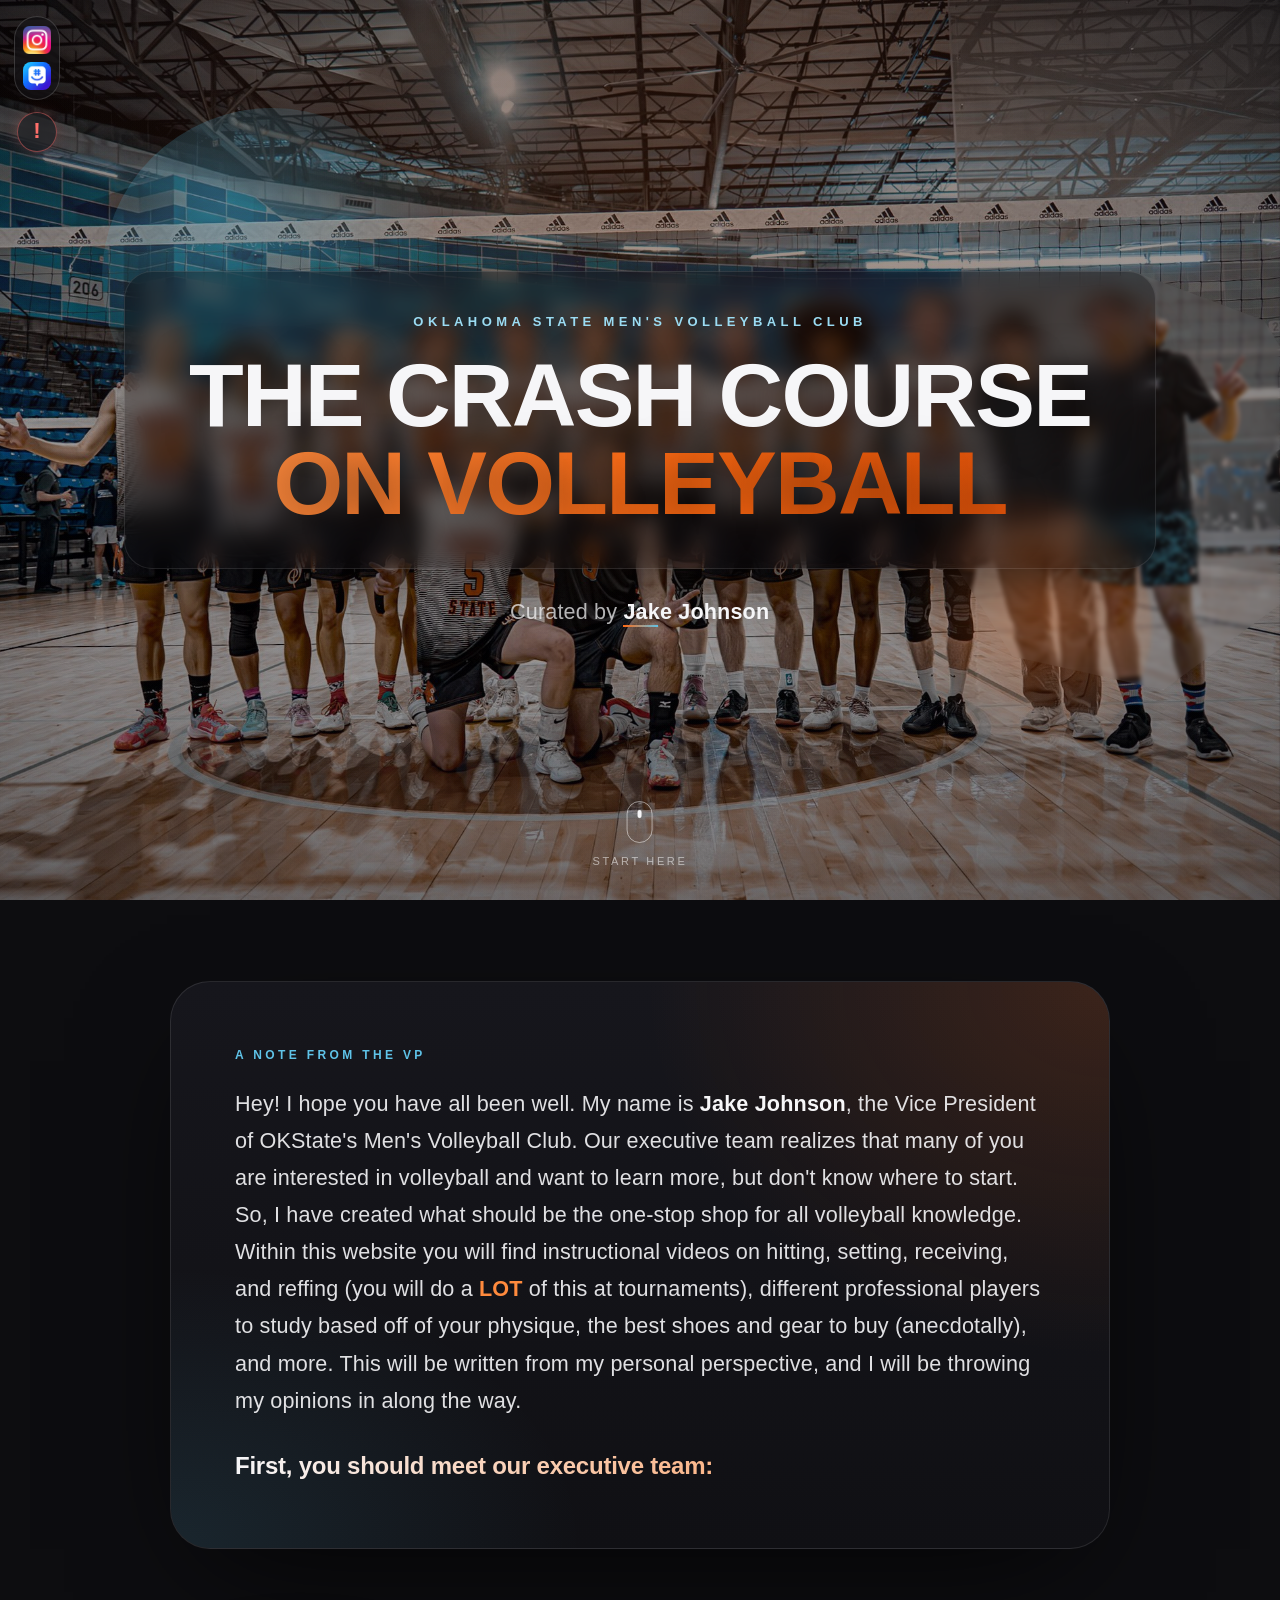
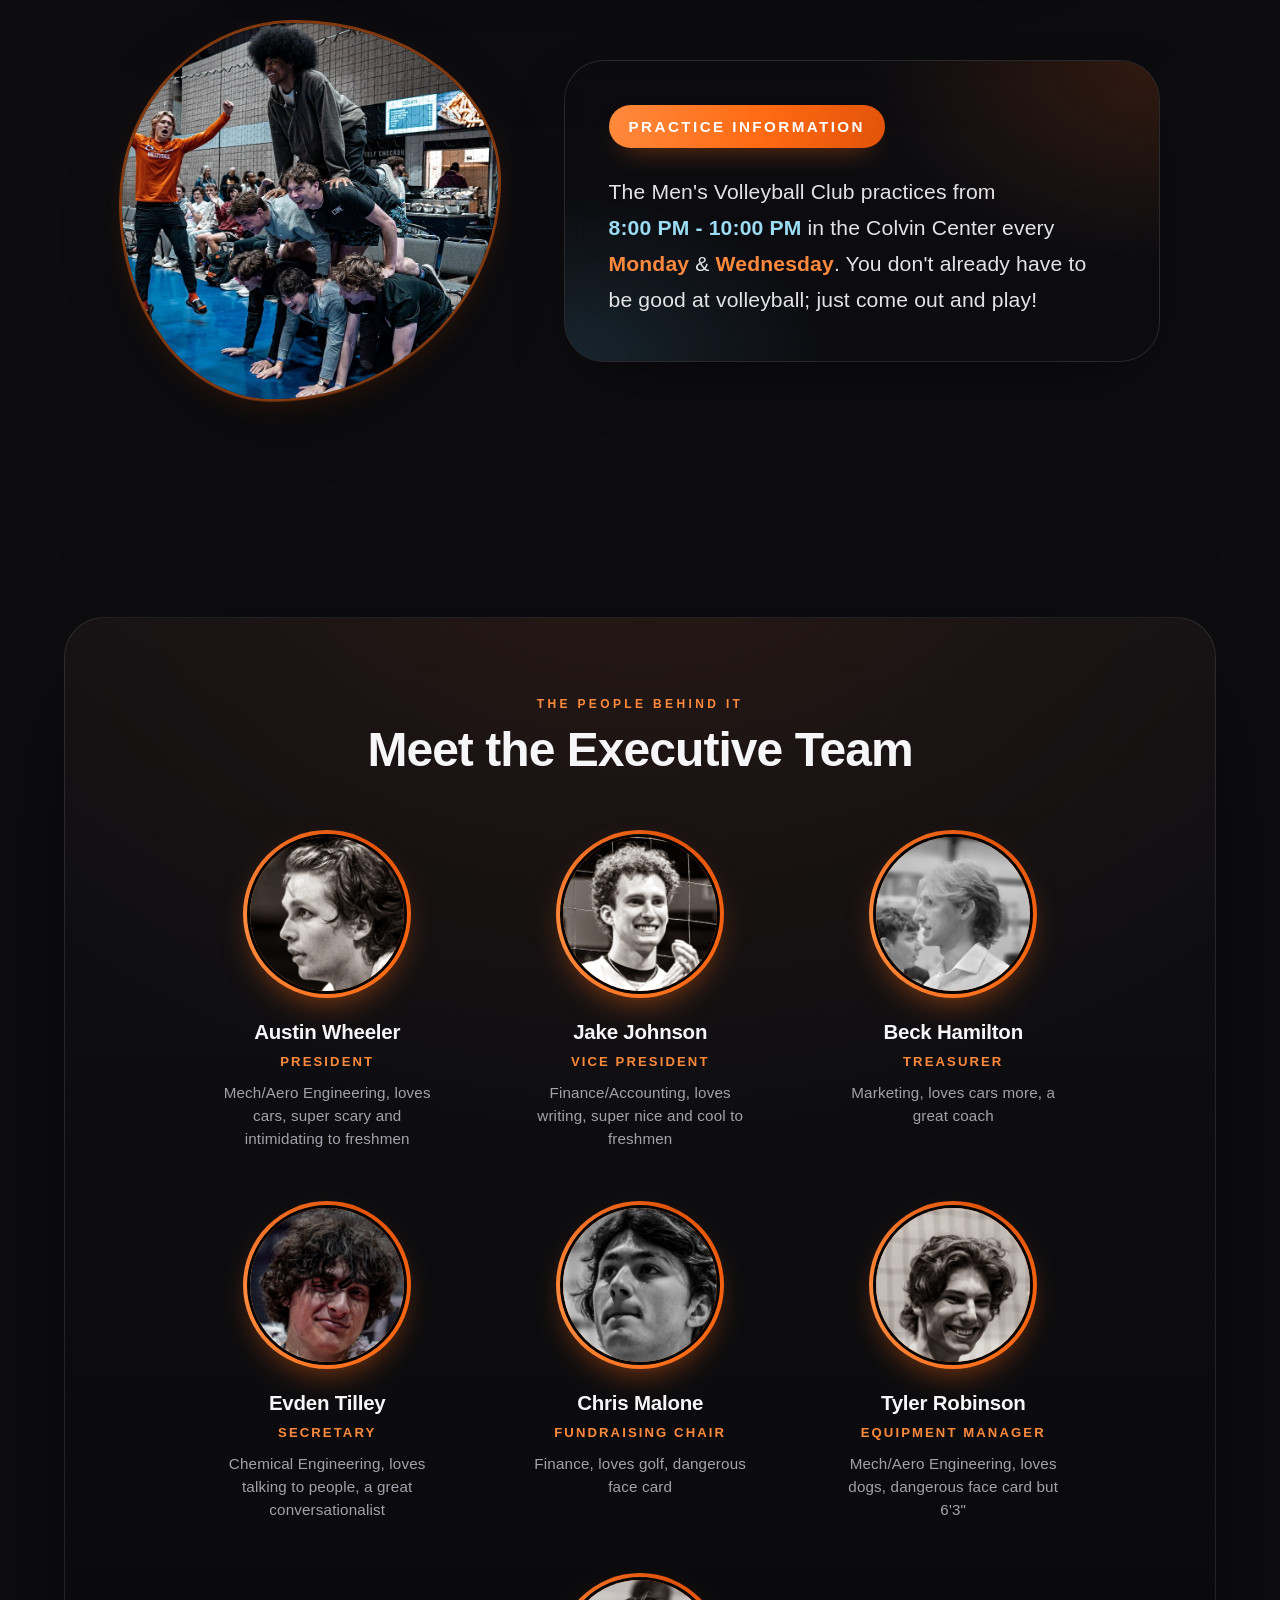
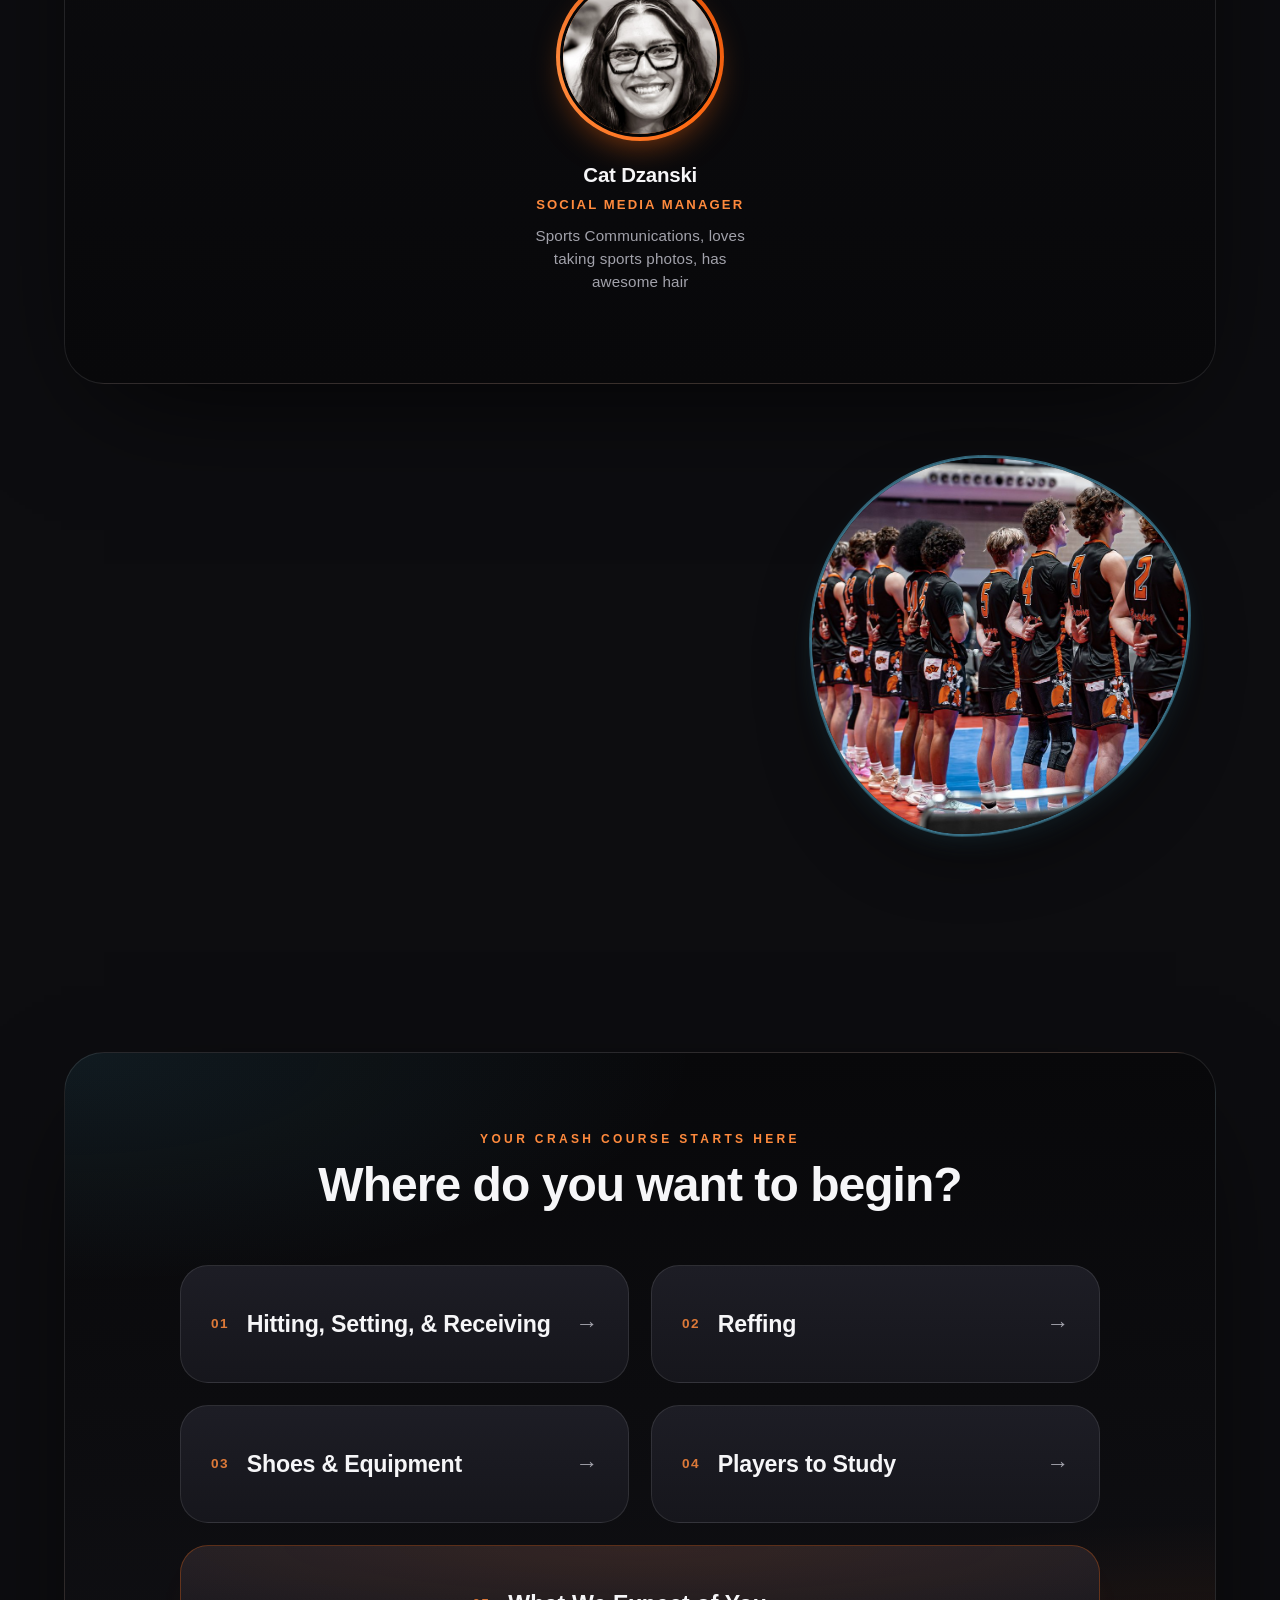
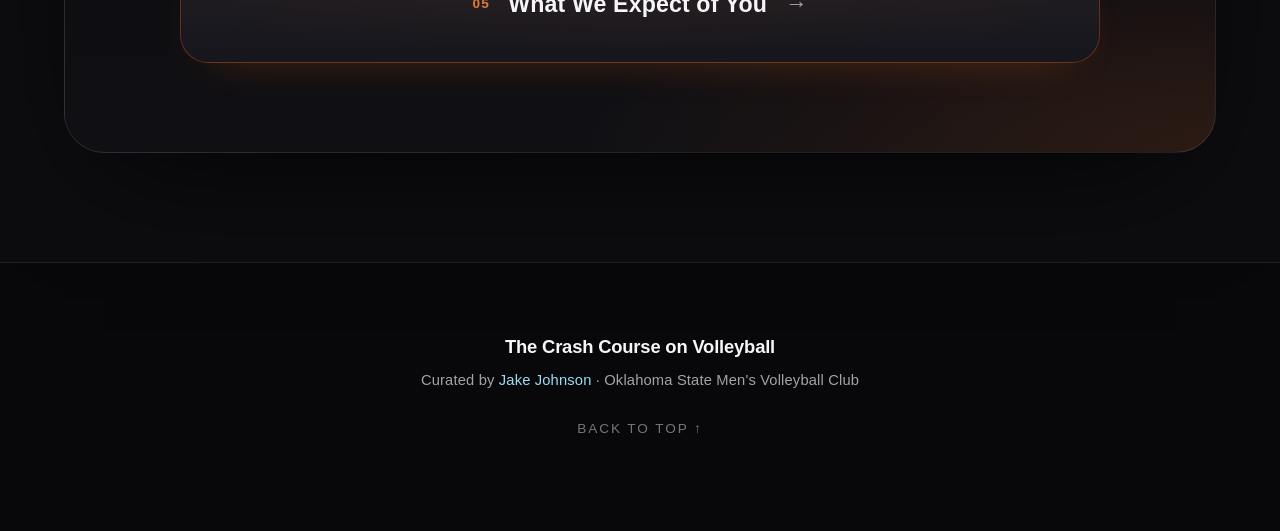
<file: index.html>
<!DOCTYPE html>
<html lang="en">
<head>
  <meta charset="UTF-8" />
  <meta name="viewport" content="width=device-width, initial-scale=1.0" />
  <script>document.documentElement.classList.add("js");</script>
  <title>The Crash Course on Volleyball</title>
  <meta name="description" content="A one-stop crash course on volleyball — curated by Jake Johnson for the Oklahoma State Men's Volleyball Club." />
  <meta name="theme-color" content="#ff6a13" />
  <link rel="icon" href="assets/favicon.svg" type="image/svg+xml" />
  <!-- Social share preview. og:image is a relative path (best-effort until a live
       domain is set — then swap to an absolute https:// URL for older scrapers). -->
  <meta property="og:type" content="website" />
  <meta property="og:site_name" content="The Crash Course on Volleyball" />
  <meta property="og:title" content="The Crash Course on Volleyball" />
  <meta property="og:description" content="A one-stop crash course on volleyball — go from knowing nothing to knowledgeable. Curated by the Oklahoma State Men's Volleyball Club." />
  <meta property="og:image" content="assets/img/hero.jpg" />
  <meta name="twitter:card" content="summary_large_image" />
  <meta name="twitter:title" content="The Crash Course on Volleyball" />
  <meta name="twitter:description" content="A one-stop crash course on volleyball — go from knowing nothing to knowledgeable. Curated by the Oklahoma State Men's Volleyball Club." />
  <meta name="twitter:image" content="assets/img/hero.jpg" />
  <link rel="stylesheet" href="css/styles.css" />
</head>
<body>

  <!-- fixed social dock: Instagram + GroupMe logos only (no text) -->
  <aside class="social-dock" aria-label="Follow the club">
    <a class="social-dock__link" href="https://www.instagram.com/osumensvolleyball/" target="_blank" rel="noopener noreferrer" aria-label="Instagram — @osumensvolleyball">
      <img src="assets/ig.png" alt="Instagram" width="28" height="28" />
    </a>
    <a class="social-dock__link" href="https://groupme.com/join_group/116106725/0ItmR3ZP" target="_blank" rel="noopener noreferrer" aria-label="GroupMe — join the group">
      <img class="social-dock__logo--gm" src="assets/groupme.png" alt="GroupMe" width="28" height="28" />
    </a>
  </aside>

  <!-- fixed info dock: club sign-up + dues (top-left, stacked below the social dock) -->
  <aside class="info-dock" aria-label="Club sign-up and dues">
    <button class="info-dock__toggle" type="button" aria-expanded="false" aria-label="Register for the club and pay dues">
      <span class="info-dock__mark" aria-hidden="true">!</span>
    </button>
    <div class="info-dock__panel" role="group" aria-label="Club actions">
      <a class="info-dock__card" href="https://okstate.dserec.com/online/clubsports" target="_blank" rel="noopener noreferrer">
        <span class="info-dock__card-title">REGISTER FOR CLUB HERE</span>
        <span class="info-dock__rule" aria-hidden="true"></span>
      </a>
      <a class="info-dock__card" href="https://secure.touchnet.com/C20271_ustores/web/store_main.jsp?STOREID=162" target="_blank" rel="noopener noreferrer">
        <span class="info-dock__card-title">PAY CLUB DUES HERE</span>
        <span class="info-dock__rule" aria-hidden="true"></span>
      </a>
    </div>
  </aside>

  <!-- ============================ HERO ============================ -->
  <header class="hero" id="top">
    <div class="hero__scrim" aria-hidden="true"></div>

    <!-- decorative overlay shapes -->
    <div class="shape shape--circle shape--a" aria-hidden="true"></div>
    <div class="shape shape--circle shape--b" aria-hidden="true"></div>
    <div class="shape shape--poly shape--c" aria-hidden="true"></div>

    <div class="hero__inner">
      <div class="hero__plate reveal">
        <p class="hero__eyebrow">Oklahoma State Men's Volleyball Club</p>
        <h1 class="hero__title">THE&nbsp;CRASH&nbsp;COURSE<br /><span class="hero__title-accent">ON VOLLEYBALL</span></h1>
      </div>
      <p class="hero__byline reveal">
        Curated by
        <a class="hero__byline-link" href="https://www.linkedin.com/in/jake-johnson12/" target="_blank" rel="noopener noreferrer">Jake&nbsp;Johnson</a>
      </p>
    </div>

    <a class="hero__scroll" href="#welcome" aria-label="Scroll to start">
      <span class="hero__scroll-dot"></span>
      <span class="hero__scroll-label">Start here</span>
    </a>
  </header>

  <main>
    <!-- ============================ WELCOME ============================ -->
    <section class="section section--welcome" id="welcome">
      <article class="welcome-card reveal reveal--rise">
        <div class="welcome-card__glow" aria-hidden="true"></div>
        <p class="welcome-card__kicker">A note from the VP</p>
        <p class="welcome-card__body">
          Hey! I hope you have all been well. My name is <strong>Jake Johnson</strong>, the Vice President
          of OKState's Men's Volleyball Club. Our executive team realizes that many of you are interested in
          volleyball and want to learn more, but don't know where to start. So, I have created what should be
          the one-stop shop for all volleyball knowledge. Within this website you will find instructional
          videos on hitting, setting, receiving, and reffing (you will do a <em>LOT</em> of this at
          tournaments), different professional players to study based off of your physique, the best shoes
          and gear to buy (anecdotally), and more. This will be written from my personal perspective, and I
          will be throwing my opinions in along the way.
        </p>
        <p class="welcome-card__cta-line">First, you should meet our executive team:</p>
      </article>

      <!-- rough-polygon photo blob #1 + Practice Information graphic, side by side -->
      <div class="feature-row">
        <figure class="blob blob--left reveal" aria-label="The team building a pyramid">
          <div class="blob__frame">
            <img src="assets/img/pyramid.jpg" alt="Oklahoma State Men's Volleyball Club members stacked in a human pyramid" loading="lazy" />
          </div>
        </figure>

        <aside class="practice reveal reveal--rise" aria-label="Practice information">
          <span class="practice__badge">Practice Information</span>
          <p class="practice__body">
            The Men's Volleyball Club practices from
            <span class="practice__hl practice__hl--time">8:00&nbsp;PM&nbsp;-&nbsp;10:00&nbsp;PM</span>
            in the Colvin Center every
            <span class="practice__hl practice__hl--day">Monday</span> &amp;
            <span class="practice__hl practice__hl--day">Wednesday</span>.
            You don't already have to be good at volleyball; just come out and play!
          </p>
        </aside>
      </div>
    </section>

    <!-- ============================ EXEC TEAM ============================ -->
    <section class="section section--team" id="team">
      <div class="team-panel reveal reveal--rise">
        <header class="team-panel__head">
          <p class="section-kicker">The people behind it</p>
          <h2 class="section-title">Meet the Executive Team</h2>
        </header>

        <ul class="roster" role="list">
          <!-- Row 1 -->
          <li class="officer reveal">
            <a class="officer__ring" href="https://www.instagram.com/austin.w.19/" target="_blank" rel="noopener noreferrer" aria-label="Austin Wheeler on Instagram"><img src="assets/img/austin-wheeler.jpg" alt="Austin Wheeler" loading="lazy" /></a>
            <h3 class="officer__name">Austin Wheeler</h3>
            <p class="officer__role">President</p>
            <p class="officer__bio">Mech/Aero Engineering, loves cars, super scary and intimidating to freshmen</p>
          </li>
          <li class="officer reveal">
            <a class="officer__ring" href="https://www.instagram.com/jake_johnson48/" target="_blank" rel="noopener noreferrer" aria-label="Jake Johnson on Instagram"><img src="assets/img/jake-johnson.jpg" alt="Jake Johnson" loading="lazy" /></a>
            <h3 class="officer__name">Jake Johnson</h3>
            <p class="officer__role">Vice President</p>
            <p class="officer__bio">Finance/Accounting, loves writing, super nice and cool to freshmen</p>
          </li>
          <li class="officer reveal">
            <a class="officer__ring" href="https://www.instagram.com/thisbeckham/" target="_blank" rel="noopener noreferrer" aria-label="Beck Hamilton on Instagram"><img src="assets/img/beck-hamilton.jpg" alt="Beck Hamilton" loading="lazy" /></a>
            <h3 class="officer__name">Beck Hamilton</h3>
            <p class="officer__role">Treasurer</p>
            <p class="officer__bio">Marketing, loves cars more, a great coach</p>
          </li>
          <!-- Row 2 -->
          <li class="officer reveal">
            <a class="officer__ring" href="https://www.instagram.com/udontibby/" target="_blank" rel="noopener noreferrer" aria-label="Evden Tilley on Instagram"><img src="assets/img/evden-tilley.jpg" alt="Evden Tilley" loading="lazy" /></a>
            <h3 class="officer__name">Evden Tilley</h3>
            <p class="officer__role">Secretary</p>
            <p class="officer__bio">Chemical Engineering, loves talking to people, a great conversationalist</p>
          </li>
          <li class="officer reveal">
            <a class="officer__ring" href="https://www.instagram.com/christopher_m1229/" target="_blank" rel="noopener noreferrer" aria-label="Chris Malone on Instagram"><img src="assets/img/chris-malone.jpg" alt="Chris Malone" loading="lazy" /></a>
            <h3 class="officer__name">Chris Malone</h3>
            <p class="officer__role">Fundraising Chair</p>
            <p class="officer__bio">Finance, loves golf, dangerous face card</p>
          </li>
          <li class="officer reveal">
            <a class="officer__ring" href="https://www.instagram.com/firefoxtydude/" target="_blank" rel="noopener noreferrer" aria-label="Tyler Robinson on Instagram"><img src="assets/img/tyler-robinson.jpg" alt="Tyler Robinson" loading="lazy" /></a>
            <h3 class="officer__name">Tyler Robinson</h3>
            <p class="officer__role">Equipment Manager</p>
            <p class="officer__bio">Mech/Aero Engineering, loves dogs, dangerous face card but 6'3"</p>
          </li>
          <!-- Row 3 (centered) -->
          <li class="officer officer--solo reveal">
            <a class="officer__ring" href="https://www.dzanskivisuals.com/" target="_blank" rel="noopener noreferrer" aria-label="Cat Dzanski — Dzanski Visuals"><img src="assets/img/cat-dzanski.jpg" alt="Cat Dzanski" loading="lazy" /></a>
            <h3 class="officer__name">Cat Dzanski</h3>
            <p class="officer__role">Social Media Manager</p>
            <p class="officer__bio">Sports Communications, loves taking sports photos, has awesome hair</p>
          </li>
        </ul>
      </div>

      <!-- rough-polygon photo blob #2 -->
      <figure class="blob blob--right reveal" aria-label="The team during the national anthem">
        <div class="blob__frame">
          <img src="assets/img/anthem.jpg" alt="Oklahoma State Men's Volleyball Club standing for the national anthem" loading="lazy" />
        </div>
      </figure>
    </section>

    <!-- ============================ PORTAL ============================ -->
    <section class="section section--portal" id="explore">
      <div class="portal-panel reveal reveal--rise">
        <header class="portal-panel__head">
          <p class="section-kicker">Your crash course starts here</p>
          <h2 class="section-title">Where do you want to begin?</h2>
        </header>

        <nav class="portal-grid" aria-label="Course sections">
          <a class="portal-card reveal" href="hitting-setting-receiving.html">
            <span class="portal-card__num">01</span>
            <span class="portal-card__title">Hitting, Setting, &amp; Receiving</span>
            <span class="portal-card__arrow" aria-hidden="true">→</span>
          </a>
          <a class="portal-card reveal" href="reffing.html">
            <span class="portal-card__num">02</span>
            <span class="portal-card__title">Reffing</span>
            <span class="portal-card__arrow" aria-hidden="true">→</span>
          </a>
          <a class="portal-card reveal" href="shoes.html">
            <span class="portal-card__num">03</span>
            <span class="portal-card__title">Shoes &amp; Equipment</span>
            <span class="portal-card__arrow" aria-hidden="true">→</span>
          </a>
          <a class="portal-card reveal" href="players.html">
            <span class="portal-card__num">04</span>
            <span class="portal-card__title">Players to Study</span>
            <span class="portal-card__arrow" aria-hidden="true">→</span>
          </a>
          <a class="portal-card portal-card--wide portal-card--invite reveal" href="what-we-expect.html">
            <span class="portal-card__num">05</span>
            <span class="portal-card__title">What We Expect of You</span>
            <span class="portal-card__arrow" aria-hidden="true">→</span>
          </a>
        </nav>
      </div>
    </section>
  </main>

  <!-- ============================ FOOTER ============================ -->
  <footer class="footer">
    <p class="footer__line">The Crash Course on Volleyball</p>
    <p class="footer__sub">Curated by
      <a href="https://www.linkedin.com/in/jake-johnson12/" target="_blank" rel="noopener noreferrer">Jake Johnson</a>
      · Oklahoma State Men's Volleyball Club
    </p>
    <a class="footer__top" href="#top">Back to top ↑</a>
  </footer>

  <script src="js/main.js" defer></script>
</body>
</html>
</file>
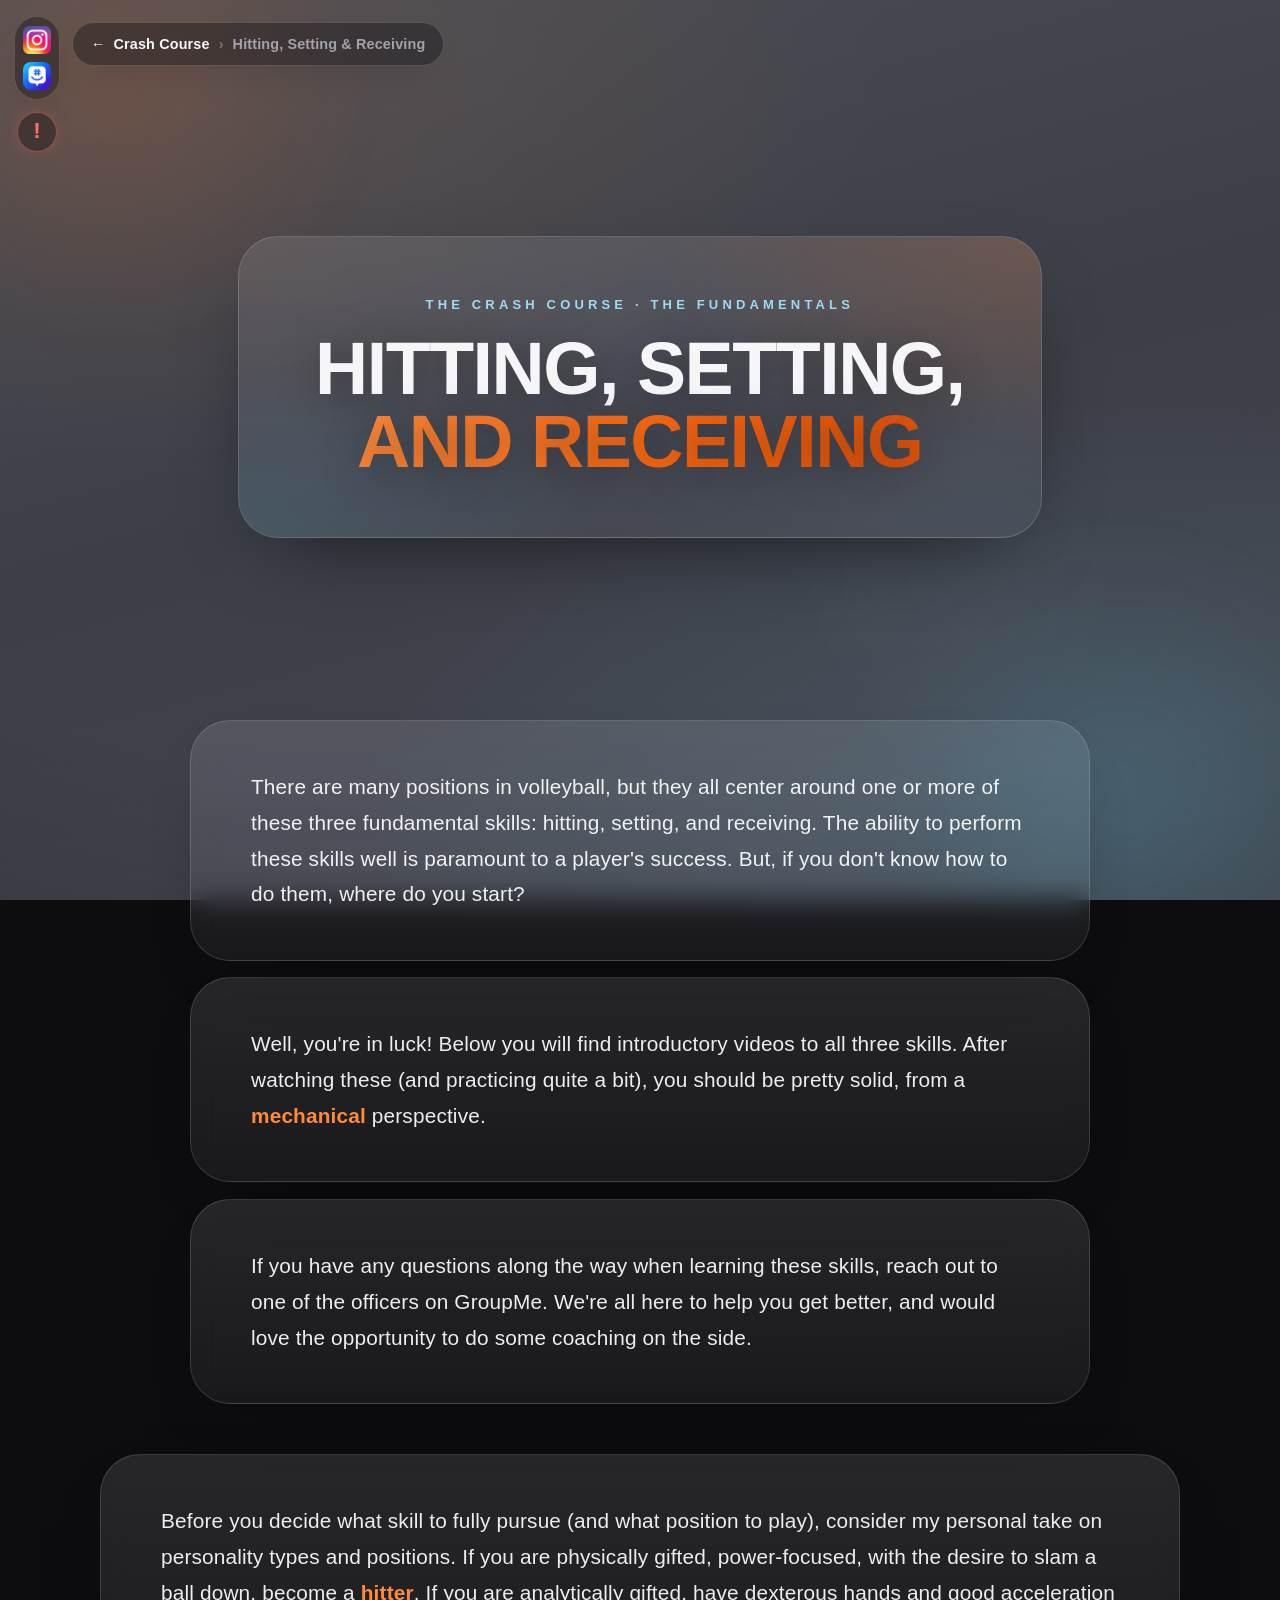
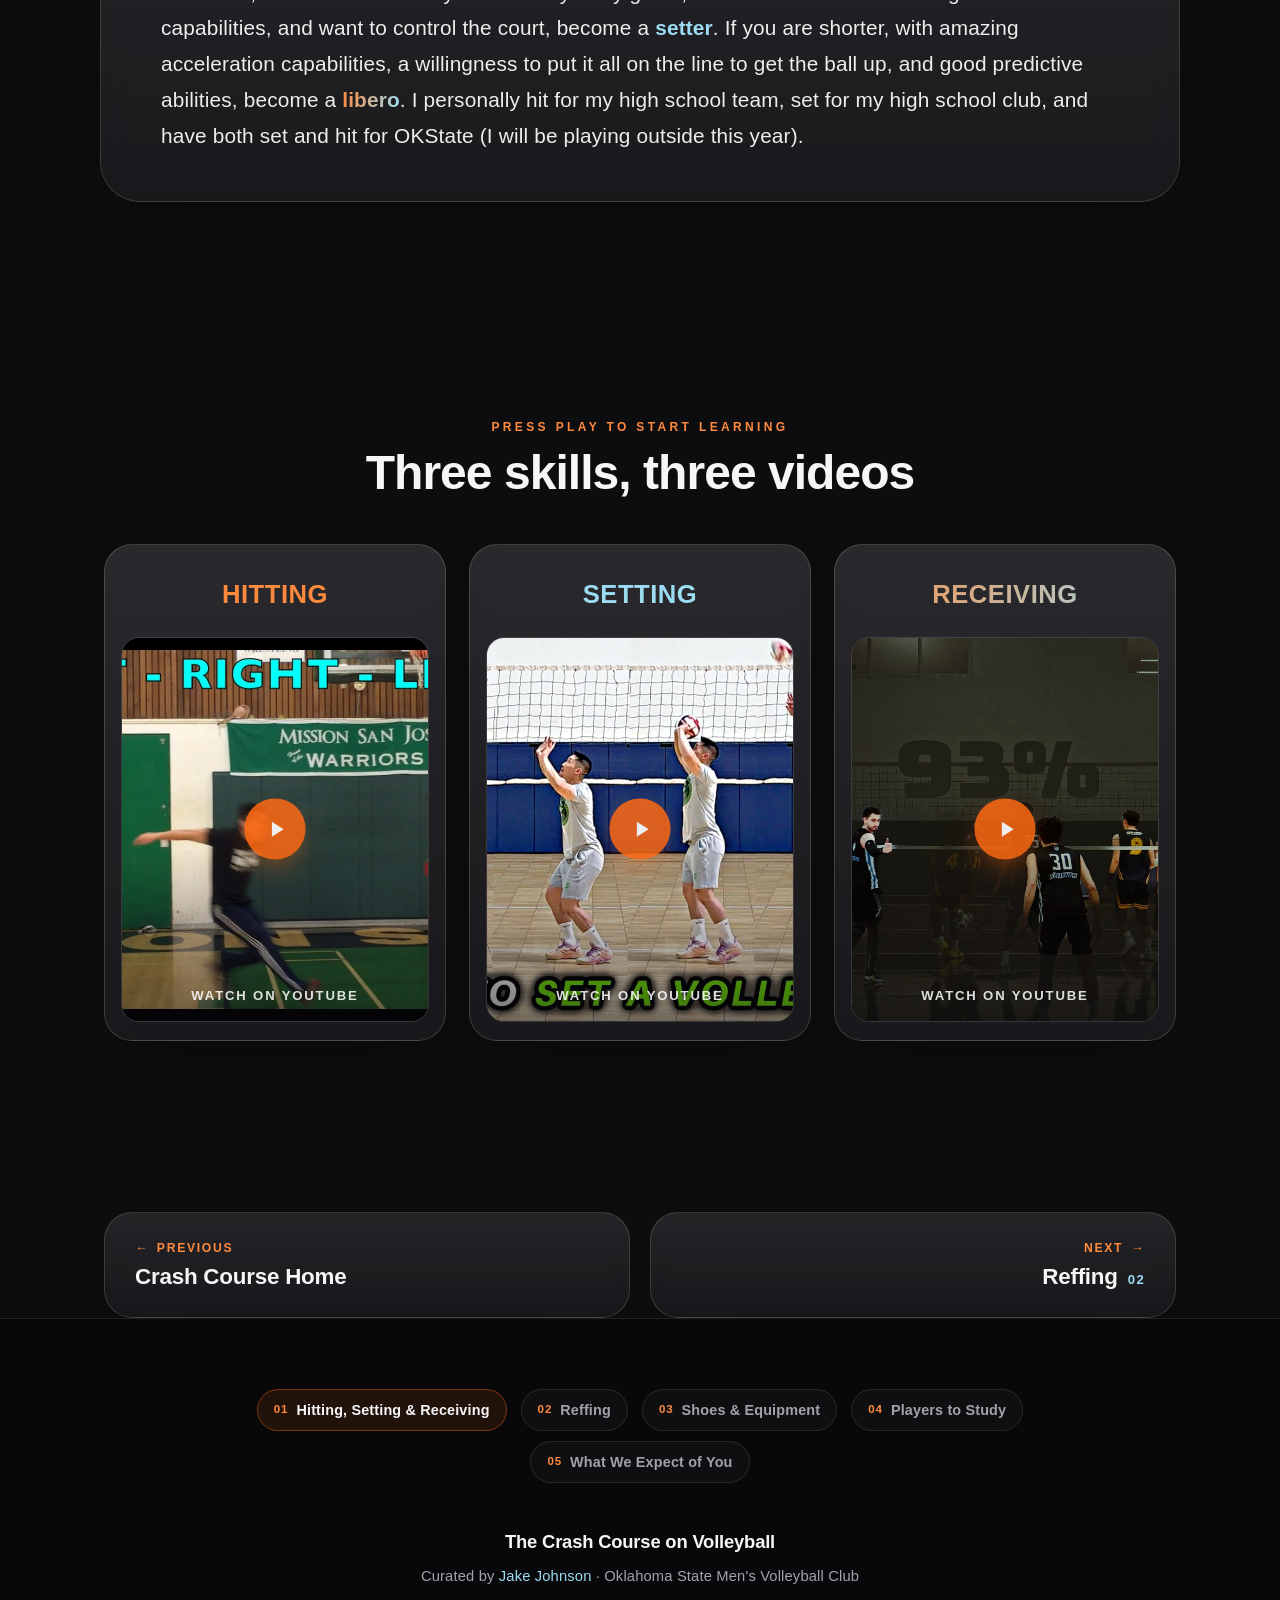
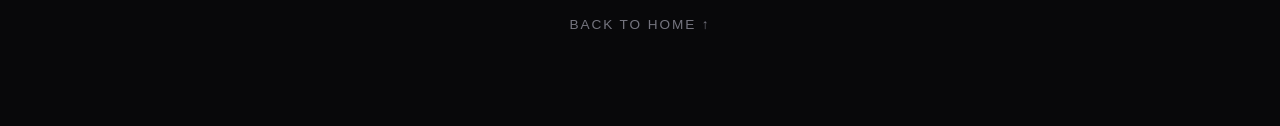
<file: hitting-setting-receiving.html>
<!DOCTYPE html>
<html lang="en">
<head>
  <meta charset="UTF-8" />
  <meta name="viewport" content="width=device-width, initial-scale=1.0" />
  <script>document.documentElement.classList.add("js");</script>
  <title>Hitting, Setting & Receiving · The Crash Course on Volleyball</title>
  <meta name="description" content="Learn the three fundamental skills of volleyball — hitting, setting, and receiving — with introductory videos, from the Oklahoma State Men's Volleyball Club." />
  <meta name="theme-color" content="#ff6a13" />
  <link rel="icon" href="assets/favicon.svg" type="image/svg+xml" />
  <!-- Social share preview. og:image is relative (best-effort until a live domain is set). -->
  <meta property="og:type" content="website" />
  <meta property="og:site_name" content="The Crash Course on Volleyball" />
  <meta property="og:title" content="Hitting, Setting &amp; Receiving" />
  <meta property="og:description" content="The three fundamental skills of volleyball — hitting, setting, and receiving — with introductory videos to get you started." />
  <meta property="og:image" content="assets/img/hero.jpg" />
  <meta name="twitter:card" content="summary_large_image" />
  <meta name="twitter:title" content="Hitting, Setting &amp; Receiving" />
  <meta name="twitter:description" content="The three fundamental skills of volleyball — hitting, setting, and receiving — with introductory videos to get you started." />
  <meta name="twitter:image" content="assets/img/hero.jpg" />
  <link rel="stylesheet" href="css/styles.css" />
  <link rel="stylesheet" href="css/lesson.css" />
</head>
<body class="lesson" id="top">

  <!-- fixed social dock: Instagram + GroupMe logos only (no text) -->
  <aside class="social-dock" aria-label="Follow the club">
    <a class="social-dock__link" href="https://www.instagram.com/osumensvolleyball/" target="_blank" rel="noopener noreferrer" aria-label="Instagram — @osumensvolleyball">
      <img src="assets/ig.png" alt="Instagram" width="28" height="28" />
    </a>
    <a class="social-dock__link" href="https://groupme.com/join_group/116106725/0ItmR3ZP" target="_blank" rel="noopener noreferrer" aria-label="GroupMe — join the group">
      <img class="social-dock__logo--gm" src="assets/groupme.png" alt="GroupMe" width="28" height="28" />
    </a>
  </aside>

  <!-- fixed info dock: club sign-up + dues (top-left, stacked below the social dock) -->
  <aside class="info-dock" aria-label="Club sign-up and dues">
    <button class="info-dock__toggle" type="button" aria-expanded="false" aria-label="Register for the club and pay dues">
      <span class="info-dock__mark" aria-hidden="true">!</span>
    </button>
    <div class="info-dock__panel" role="group" aria-label="Club actions">
      <a class="info-dock__card" href="https://okstate.dserec.com/online/clubsports" target="_blank" rel="noopener noreferrer">
        <span class="info-dock__card-title">REGISTER FOR CLUB HERE</span>
        <span class="info-dock__rule" aria-hidden="true"></span>
      </a>
      <a class="info-dock__card" href="https://secure.touchnet.com/C20271_ustores/web/store_main.jsp?STOREID=162" target="_blank" rel="noopener noreferrer">
        <span class="info-dock__card-title">PAY CLUB DUES HERE</span>
        <span class="info-dock__rule" aria-hidden="true"></span>
      </a>
    </div>
  </aside>

  <!-- soothing ambient shapes drifting behind the grey backdrop -->
  <div class="lesson-ambient" aria-hidden="true"><span></span><span></span><span></span></div>

  <!-- breadcrumb: back to the crash course + where you are -->
  <nav class="lesson-back" aria-label="Breadcrumb">
    <a class="lesson-back__home" href="index.html">
      <span class="lesson-back__arrow" aria-hidden="true">←</span>
      <span>Crash Course</span>
    </a>
    <span class="lesson-back__sep" aria-hidden="true">›</span>
    <span class="lesson-back__current" aria-current="page">Hitting, Setting &amp; Receiving</span>
  </nav>

  <!-- ============================ HERO TITLE ============================ -->
  <header class="lesson-hero">
    <div class="lesson-title-graphic reveal reveal--rise">
      <p class="lesson-hero__eyebrow">The Crash Course · The Fundamentals</p>
      <h1 class="lesson-title">HITTING, SETTING,<br /><span class="lesson-title__accent">AND RECEIVING</span></h1>
    </div>
  </header>

  <main>
    <!-- ============================ INTRO COPY ============================ -->
    <section class="section lesson-intro">
      <article class="lesson-card reveal reveal--rise">
        <p class="lesson-card__body">
          There are many positions in volleyball, but they all center around one or more of these three
          fundamental skills: hitting, setting, and receiving. The ability to perform these skills well is
          paramount to a player's success. But, if you don't know how to do them, where do you start?
        </p>
      </article>

      <article class="lesson-card reveal reveal--rise">
        <p class="lesson-card__body">
          Well, you're in luck! Below you will find introductory videos to all three skills. After watching
          these (and practicing quite a bit), you should be pretty solid, from a <em>mechanical</em> perspective.
        </p>
      </article>

      <article class="lesson-card reveal reveal--rise">
        <p class="lesson-card__body">
          If you have any questions along the way when learning these skills, reach out to one of the officers
          on GroupMe. We're all here to help you get better, and would love the opportunity to do some coaching
          on the side.
        </p>
      </article>

      <!-- wider card: personal take on personality types & positions -->
      <article class="lesson-card lesson-card--wide reveal reveal--rise">
        <p class="lesson-card__body">
          Before you decide what skill to fully pursue (and what position to play), consider my personal take
          on personality types and positions. If you are physically gifted, power-focused, with the desire to
          slam a ball down, become a <strong class="pos-hit">hitter</strong>. If you are analytically gifted, have dexterous
          hands and good acceleration capabilities, and want to control the court, become a
          <strong class="pos-set">setter</strong>. If you are shorter, with amazing acceleration capabilities, a willingness
          to put it all on the line to get the ball up, and good predictive abilities, become a
          <strong class="pos-lib">libero</strong>. I personally hit for my high school team, set for my high school club, and
          have both set and hit for OKState (I will be playing outside this year).
        </p>
      </article>
    </section>

    <!-- ============================ SKILL VIDEOS ============================ -->
    <section class="section lesson-videos" id="videos">
      <header class="lesson-videos__head">
        <p class="section-kicker">Press play to start learning</p>
        <h2 class="section-title">Three skills, three videos</h2>
      </header>

      <div class="skill-row">
        <!-- HITTING -->
        <a class="skill-card reveal"
           href="https://www.youtube.com/watch?v=wrG0Oisq3Zg&list=PLHTAhX214Fmd_TGVghJOHcHrVEOyTFckS"
           target="_blank" rel="noopener noreferrer"
           aria-label="Hitting — watch the outside-hitting video series on YouTube">
          <span class="skill-card__title">HITTING</span>
          <span class="skill-card__thumb">
            <img src="assets/img/yt-hitting.jpg" alt="Outside-hitting instructional video thumbnail" loading="lazy" />
            <span class="skill-card__play" aria-hidden="true">
              <svg viewBox="0 0 24 24" fill="currentColor"><path d="M8 5v14l11-7z" /></svg>
            </span>
            <span class="skill-card__hint">Watch on YouTube</span>
          </span>
        </a>

        <!-- SETTING -->
        <a class="skill-card reveal"
           href="https://www.youtube.com/watch?v=lEkr3qgIDlI&t=19s"
           target="_blank" rel="noopener noreferrer"
           aria-label="Setting — watch the setter video on YouTube">
          <span class="skill-card__title">SETTING</span>
          <span class="skill-card__thumb">
            <img src="assets/img/yt-setting.jpg" alt="Setting instructional video thumbnail" loading="lazy" />
            <span class="skill-card__play" aria-hidden="true">
              <svg viewBox="0 0 24 24" fill="currentColor"><path d="M8 5v14l11-7z" /></svg>
            </span>
            <span class="skill-card__hint">Watch on YouTube</span>
          </span>
        </a>

        <!-- RECEIVING -->
        <a class="skill-card reveal"
           href="https://www.youtube.com/watch?v=hbeQfSKKgNQ"
           target="_blank" rel="noopener noreferrer"
           aria-label="Receiving — watch the libero video on YouTube">
          <span class="skill-card__title">RECEIVING</span>
          <span class="skill-card__thumb">
            <img src="assets/img/yt-receiving.jpg" alt="Libero / receiving instructional video thumbnail" loading="lazy" />
            <span class="skill-card__play" aria-hidden="true">
              <svg viewBox="0 0 24 24" fill="currentColor"><path d="M8 5v14l11-7z" /></svg>
            </span>
            <span class="skill-card__hint">Watch on YouTube</span>
          </span>
        </a>
      </div>
    </section>
  </main>

  <!-- ============================ CHAPTER PAGER ============================ -->
  <nav class="lesson-pager" aria-label="Crash course chapters">
    <a class="lesson-pager__link lesson-pager__link--prev" href="index.html">
      <span class="lesson-pager__dir"><span class="lesson-pager__chev" aria-hidden="true">←</span> Previous</span>
      <span class="lesson-pager__meta"><span class="lesson-pager__name">Crash Course Home</span></span>
    </a>
    <a class="lesson-pager__link lesson-pager__link--next" href="reffing.html">
      <span class="lesson-pager__dir">Next <span class="lesson-pager__chev" aria-hidden="true">→</span></span>
      <span class="lesson-pager__meta"><span class="lesson-pager__num">02</span><span class="lesson-pager__name">Reffing</span></span>
    </a>
  </nav>

  <!-- ============================ FOOTER ============================ -->
  <footer class="footer">
    <nav class="footer-portal" aria-label="All sections">
      <a class="footer-portal__link is-current" href="hitting-setting-receiving.html" aria-current="page"><span class="footer-portal__num">01</span> Hitting, Setting &amp; Receiving</a>
      <a class="footer-portal__link" href="reffing.html"><span class="footer-portal__num">02</span> Reffing</a>
      <a class="footer-portal__link" href="shoes.html"><span class="footer-portal__num">03</span> Shoes &amp; Equipment</a>
      <a class="footer-portal__link" href="players.html"><span class="footer-portal__num">04</span> Players to Study</a>
      <a class="footer-portal__link" href="what-we-expect.html"><span class="footer-portal__num">05</span> What We Expect of You</a>
    </nav>
    <p class="footer__line">The Crash Course on Volleyball</p>
    <p class="footer__sub">Curated by
      <a href="https://www.linkedin.com/in/jake-johnson12/" target="_blank" rel="noopener noreferrer">Jake Johnson</a>
      · Oklahoma State Men's Volleyball Club
    </p>
    <a class="footer__top" href="index.html">Back to home ↑</a>
  </footer>

  <script src="js/main.js" defer></script>
</body>
</html>
</file>
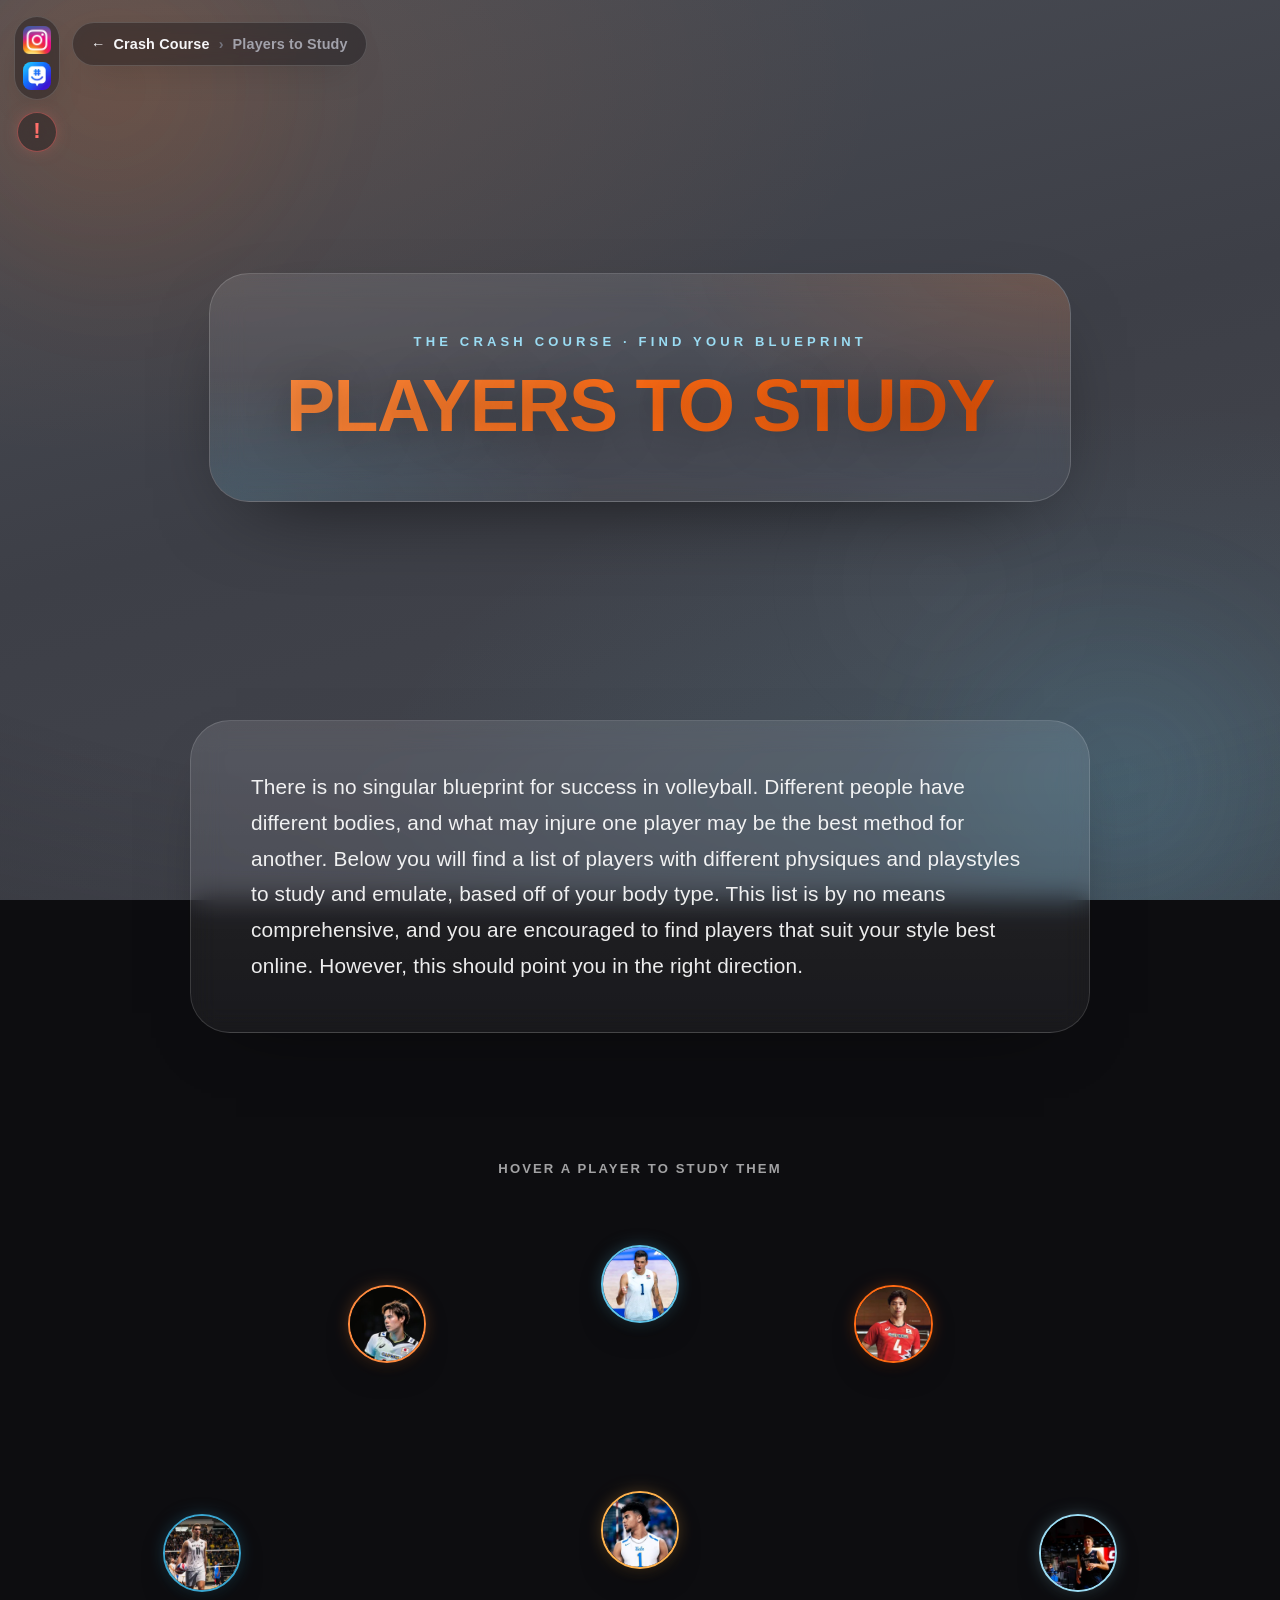
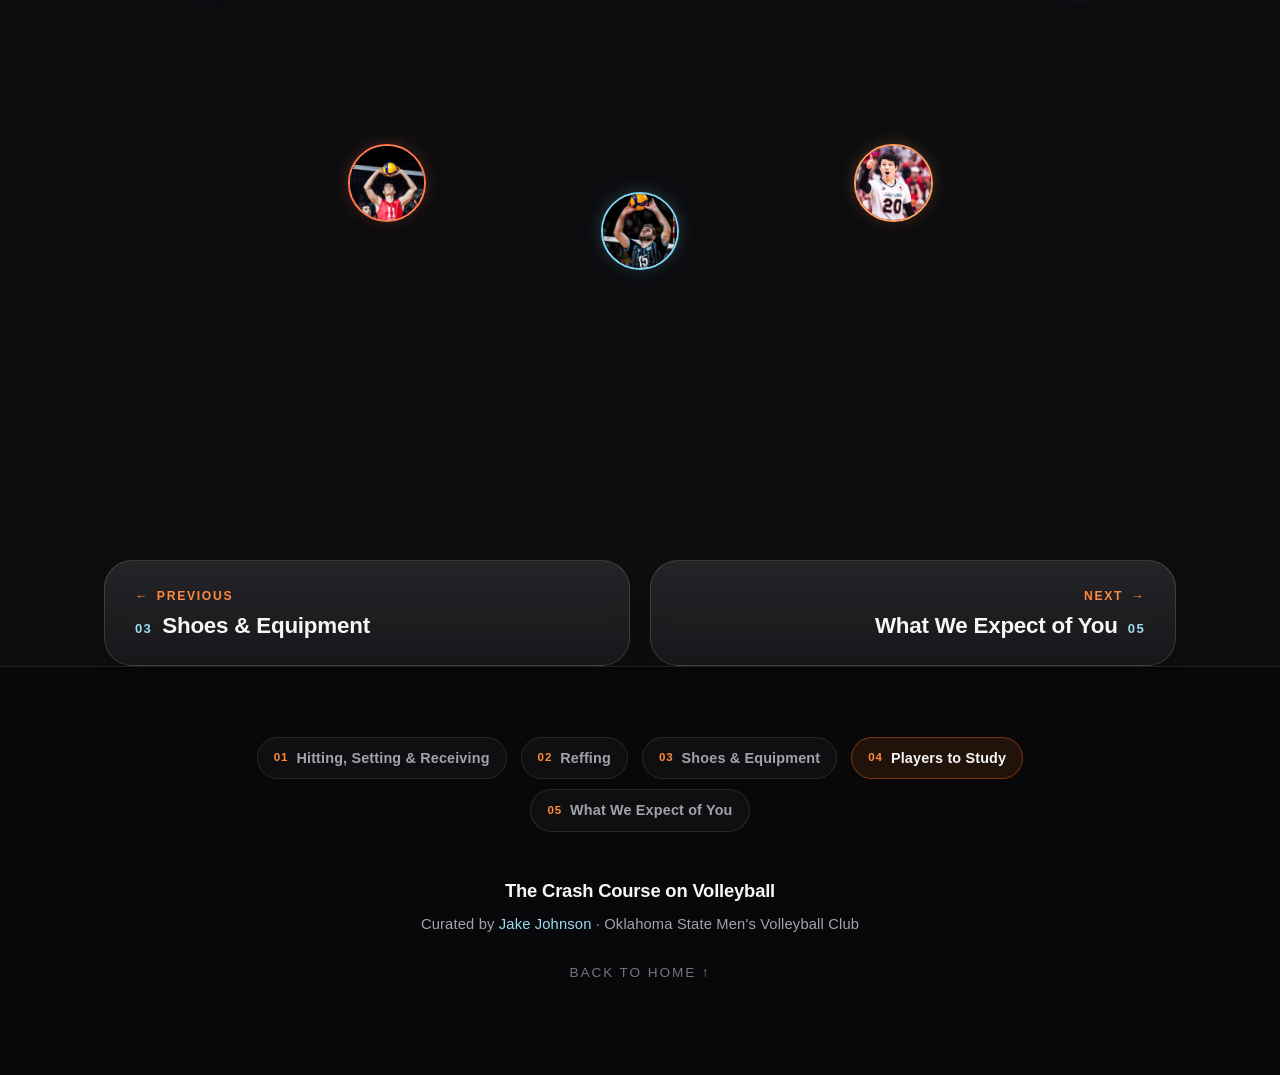
<file: players.html>
<!DOCTYPE html>
<html lang="en">
<head>
  <meta charset="UTF-8" />
  <meta name="viewport" content="width=device-width, initial-scale=1.0" />
  <script>document.documentElement.classList.add("js");</script>
  <title>Players to Study · The Crash Course on Volleyball</title>
  <meta name="description" content="A hexagon of world-class players — different physiques and playstyles to study and emulate — from the Oklahoma State Men's Volleyball Club." />
  <meta name="theme-color" content="#ff6a13" />
  <link rel="icon" href="assets/favicon.svg" type="image/svg+xml" />
  <!-- Social share preview. og:image is relative (best-effort until a live domain is set). -->
  <meta property="og:type" content="website" />
  <meta property="og:site_name" content="The Crash Course on Volleyball" />
  <meta property="og:title" content="Players to Study" />
  <meta property="og:description" content="World-class players across different physiques and playstyles — find the blueprint that matches your body and study it." />
  <meta property="og:image" content="assets/img/hero.jpg" />
  <meta name="twitter:card" content="summary_large_image" />
  <meta name="twitter:title" content="Players to Study" />
  <meta name="twitter:description" content="World-class players across different physiques and playstyles — find the blueprint that matches your body and study it." />
  <meta name="twitter:image" content="assets/img/hero.jpg" />
  <link rel="stylesheet" href="css/styles.css" />
  <link rel="stylesheet" href="css/lesson.css" />
  <link rel="stylesheet" href="css/players.css" />
</head>
<body class="lesson players" id="top">

  <!-- fixed social dock: Instagram + GroupMe logos only (no text) -->
  <aside class="social-dock" aria-label="Follow the club">
    <a class="social-dock__link" href="https://www.instagram.com/osumensvolleyball/" target="_blank" rel="noopener noreferrer" aria-label="Instagram — @osumensvolleyball">
      <img src="assets/ig.png" alt="Instagram" width="28" height="28" />
    </a>
    <a class="social-dock__link" href="https://groupme.com/join_group/116106725/0ItmR3ZP" target="_blank" rel="noopener noreferrer" aria-label="GroupMe — join the group">
      <img class="social-dock__logo--gm" src="assets/groupme.png" alt="GroupMe" width="28" height="28" />
    </a>
  </aside>

  <!-- fixed info dock: club sign-up + dues (top-left, stacked below the social dock) -->
  <aside class="info-dock" aria-label="Club sign-up and dues">
    <button class="info-dock__toggle" type="button" aria-expanded="false" aria-label="Register for the club and pay dues">
      <span class="info-dock__mark" aria-hidden="true">!</span>
    </button>
    <div class="info-dock__panel" role="group" aria-label="Club actions">
      <a class="info-dock__card" href="https://okstate.dserec.com/online/clubsports" target="_blank" rel="noopener noreferrer">
        <span class="info-dock__card-title">REGISTER FOR CLUB HERE</span>
        <span class="info-dock__rule" aria-hidden="true"></span>
      </a>
      <a class="info-dock__card" href="https://secure.touchnet.com/C20271_ustores/web/store_main.jsp?STOREID=162" target="_blank" rel="noopener noreferrer">
        <span class="info-dock__card-title">PAY CLUB DUES HERE</span>
        <span class="info-dock__rule" aria-hidden="true"></span>
      </a>
    </div>
  </aside>

  <!-- soothing ambient shapes drifting behind the grey backdrop -->
  <div class="lesson-ambient" aria-hidden="true"><span></span><span></span><span></span></div>

  <!-- breadcrumb: back to the crash course + where you are -->
  <nav class="lesson-back" aria-label="Breadcrumb">
    <a class="lesson-back__home" href="index.html">
      <span class="lesson-back__arrow" aria-hidden="true">←</span>
      <span>Crash Course</span>
    </a>
    <span class="lesson-back__sep" aria-hidden="true">›</span>
    <span class="lesson-back__current" aria-current="page">Players to Study</span>
  </nav>

  <!-- ============================ HERO TITLE ============================ -->
  <header class="lesson-hero">
    <div class="lesson-title-graphic reveal reveal--rise">
      <p class="lesson-hero__eyebrow">The Crash Course · Find Your Blueprint</p>
      <h1 class="lesson-title"><span class="lesson-title__accent">PLAYERS TO STUDY</span></h1>
    </div>
  </header>

  <main>
    <!-- ============================ INTRO COPY ============================ -->
    <section class="section lesson-intro">
      <article class="lesson-card reveal reveal--rise">
        <p class="lesson-card__body">
          There is no singular blueprint for success in volleyball. Different people have different
          bodies, and what may injure one player may be the best method for another. Below you will
          find a list of players with different physiques and playstyles to study and emulate, based
          off of your body type. This list is by no means comprehensive, and you are encouraged to
          find players that suit your style best online. However, this should point you in the right
          direction.
        </p>
      </article>
    </section>

    <!-- ============================ PLAYER NODE CLOUD ============================ -->
    <section class="section players-cloud" id="players">
      <p class="players-cloud__hint reveal">Hover a player to study them</p>

      <div class="players-stage reveal">

        <!-- top-left -->
        <div class="pnode" style="--x:28%; --y:16%; --rim:#ff8a3d;">
          <button class="pnode__disc" type="button" aria-label="Ran Takahashi — reveal details">
            <img src="assets/img/player-takahashi.jpg" alt="Ran Takahashi" loading="lazy" />
          </button>
          <div class="pnode__card" role="tooltip">
            <div class="pnode__card-inner">
              <p class="pnode__name">Ran Takahashi</p>
              <p class="pnode__text">The blueprint for a short outside. At 6'2", he is the leader of the Japanese national team. His torso rotation is world-class, as is his technique and jumping ability. If you are a rather normal guy with dreams of hitting, this is the man you should study.</p>
            </div>
          </div>
        </div>

        <!-- top-centre -->
        <div class="pnode" style="--x:50%; --y:11%; --rim:#5fc3e8;">
          <button class="pnode__disc" type="button" aria-label="Matt Anderson — reveal details">
            <img src="assets/img/player-anderson.jpg" alt="Matt Anderson" loading="lazy" />
          </button>
          <div class="pnode__card" role="tooltip">
            <div class="pnode__card-inner">
              <p class="pnode__name">Matt Anderson</p>
              <p class="pnode__text">The epitome of the American style of Volleyball. Tall, well-built, athletic, with a near perfect swing form. If you are on the taller, slower side, but still wish to be an outside, study his game.</p>
            </div>
          </div>
        </div>

        <!-- top-right -->
        <div class="pnode" style="--x:72%; --y:16%; --rim:#ff6a13;">
          <button class="pnode__disc" type="button" aria-label="Kento Miyaura — reveal details">
            <img src="assets/img/player-miyaura.jpg" alt="Kento Miyaura" loading="lazy" />
          </button>
          <div class="pnode__card" role="tooltip">
            <div class="pnode__card-inner">
              <p class="pnode__name">Kento Miyaura</p>
              <p class="pnode__text">A short, smart hitter. Has great musculature, but uses his brain to aim his shots and serves (I would have put Yuji Nishida, but I believe Miyaura's mind is greater than Nishida's muscle). If you are an expressly shorter, muscular player, study Miyaura.</p>
            </div>
          </div>
        </div>

        <!-- left point -->
        <div class="pnode pnode--long" style="--x:12%; --y:45%; --rim:#3aa6d0;">
          <button class="pnode__disc" type="button" aria-label="Simon Torwie — reveal details">
            <img src="assets/img/player-torwie.jpg" alt="Simon Torwie" loading="lazy" />
          </button>
          <div class="pnode__card" role="tooltip">
            <div class="pnode__card-inner">
              <p class="pnode__name">Simon Torwie</p>
              <p class="pnode__text">The taller a middle becomes, the worse they are at anything but blocking and hitting (mostly). However, Torwie is a great example of a middle who can also set and serve exceptionally well for his frame. If you are large vertically and horizontally, and want to be a MB, study his serve, and how he slams his feet into the ground to send his heavy frame flying.</p>
            </div>
          </div>
        </div>

        <!-- centre -->
        <div class="pnode pnode--long" style="--x:50%; --y:42%; --rim:#ffb24d;">
          <button class="pnode__disc" type="button" aria-label="Cameron Thorne — reveal details">
            <img src="assets/img/player-thorne.jpg" alt="Cameron Thorne" loading="lazy" />
          </button>
          <div class="pnode__card" role="tooltip">
            <div class="pnode__card-inner">
              <p class="pnode__name">Cameron Thorne</p>
              <p class="pnode__text">The shortest middle blocker the USA National Team has ever seen (6'4"!). Still tall from an objective perspective, but relatively tiny on a professional level. If you are a shorter (below 6'4") aspiring middle, study the way he uses his body to swing cross shots, as well as how he blocks to make up for his height.</p>
            </div>
          </div>
        </div>

        <!-- right point -->
        <div class="pnode pnode--long" style="--x:88%; --y:45%; --rim:#9bdcf3;">
          <button class="pnode__disc" type="button" aria-label="Cole Hartke — reveal details">
            <img src="assets/img/player-hartke.jpg" alt="Cole Hartke" loading="lazy" />
          </button>
          <div class="pnode__card" role="tooltip">
            <div class="pnode__card-inner">
              <p class="pnode__name">Cole Hartke</p>
              <p class="pnode__text">One of the largest right sides in the world (6'11"). None of you viewing this page are probably as big as him, but if you are extremely tall, and a little uncoordinated as a result, study the way Hartke swings and approaches. When you get to be ~6'6" and above, you start needing different training to take advantage of your frame, and Hartke is a great blueprint.</p>
            </div>
          </div>
        </div>

        <!-- bottom-left -->
        <div class="pnode" style="--x:28%; --y:74%; --rim:#ff7a4d;">
          <button class="pnode__disc" type="button" aria-label="Micah Christenson — reveal details">
            <img src="assets/img/player-christenson.jpg" alt="Micah Christenson" loading="lazy" />
          </button>
          <div class="pnode__card" role="tooltip">
            <div class="pnode__card-inner">
              <p class="pnode__name">Micah Christenson</p>
              <p class="pnode__text">Arguably the greatest setter of all time, currently still playing for the USA. The absolute blueprint for technical mastery. If you want to be a setter that makes any team you're on greater, study his decision making and how he arcs the ball differently for each player's individual preferences.</p>
            </div>
          </div>
        </div>

        <!-- bottom-centre -->
        <div class="pnode pnode--long" style="--x:50%; --y:80%; --rim:#7fd2ef;">
          <button class="pnode__disc" type="button" aria-label="Luciano De Cecco — reveal details">
            <img src="assets/img/player-dececco.jpg" alt="Luciano De Cecco" loading="lazy" />
          </button>
          <div class="pnode__card" role="tooltip">
            <div class="pnode__card-inner">
              <p class="pnode__name">Luciano De Cecco</p>
              <p class="pnode__text">Argentinian national setter; you will see at a glance that he looks a little big (and lowkey fat) to be a professional setter. But watching him play will quickly reveal to you that, although he is a bit slow, he more than makes up for it with great positioning and technique. If you are a budding setter who is a little bigger-boned, study how De Cecco seems to predict where his receiver will put the ball, so that he can get to it in time.</p>
            </div>
          </div>
        </div>

        <!-- bottom-right -->
        <div class="pnode pnode--long" style="--x:72%; --y:74%; --rim:#ff9f5e;">
          <button class="pnode__disc" type="button" aria-label="Tomohiro Yamamoto — reveal details">
            <img src="assets/img/player-yamamoto.jpg" alt="Tomohiro Yamamoto" loading="lazy" />
          </button>
          <div class="pnode__card" role="tooltip">
            <div class="pnode__card-inner">
              <p class="pnode__name">Tomohiro Yamamoto</p>
              <p class="pnode__text">My pick for the best libero of all time. Yamamoto's willingness to kill himself to get the ball up is extraordinary, and his predictive ability is top-notch. If you want to be a libero, study where he positions himself for the receive each time, and how he dives to absorb impact with the floor while still keeping the ball up.</p>
            </div>
          </div>
        </div>

      </div>
    </section>
  </main>

  <!-- ============================ CHAPTER PAGER ============================ -->
  <nav class="lesson-pager" aria-label="Crash course chapters">
    <a class="lesson-pager__link lesson-pager__link--prev" href="shoes.html">
      <span class="lesson-pager__dir"><span class="lesson-pager__chev" aria-hidden="true">←</span> Previous</span>
      <span class="lesson-pager__meta"><span class="lesson-pager__num">03</span><span class="lesson-pager__name">Shoes &amp; Equipment</span></span>
    </a>
    <a class="lesson-pager__link lesson-pager__link--next" href="what-we-expect.html">
      <span class="lesson-pager__dir">Next <span class="lesson-pager__chev" aria-hidden="true">→</span></span>
      <span class="lesson-pager__meta"><span class="lesson-pager__num">05</span><span class="lesson-pager__name">What We Expect of You</span></span>
    </a>
  </nav>

  <!-- ============================ FOOTER ============================ -->
  <footer class="footer">
    <nav class="footer-portal" aria-label="All sections">
      <a class="footer-portal__link" href="hitting-setting-receiving.html"><span class="footer-portal__num">01</span> Hitting, Setting &amp; Receiving</a>
      <a class="footer-portal__link" href="reffing.html"><span class="footer-portal__num">02</span> Reffing</a>
      <a class="footer-portal__link" href="shoes.html"><span class="footer-portal__num">03</span> Shoes &amp; Equipment</a>
      <a class="footer-portal__link is-current" href="players.html" aria-current="page"><span class="footer-portal__num">04</span> Players to Study</a>
      <a class="footer-portal__link" href="what-we-expect.html"><span class="footer-portal__num">05</span> What We Expect of You</a>
    </nav>
    <p class="footer__line">The Crash Course on Volleyball</p>
    <p class="footer__sub">Curated by
      <a href="https://www.linkedin.com/in/jake-johnson12/" target="_blank" rel="noopener noreferrer">Jake Johnson</a>
      · Oklahoma State Men's Volleyball Club
    </p>
    <a class="footer__top" href="index.html">Back to home ↑</a>
  </footer>

  <script src="js/main.js" defer></script>
  <script src="js/players.js" defer></script>
</body>
</html>
</file>
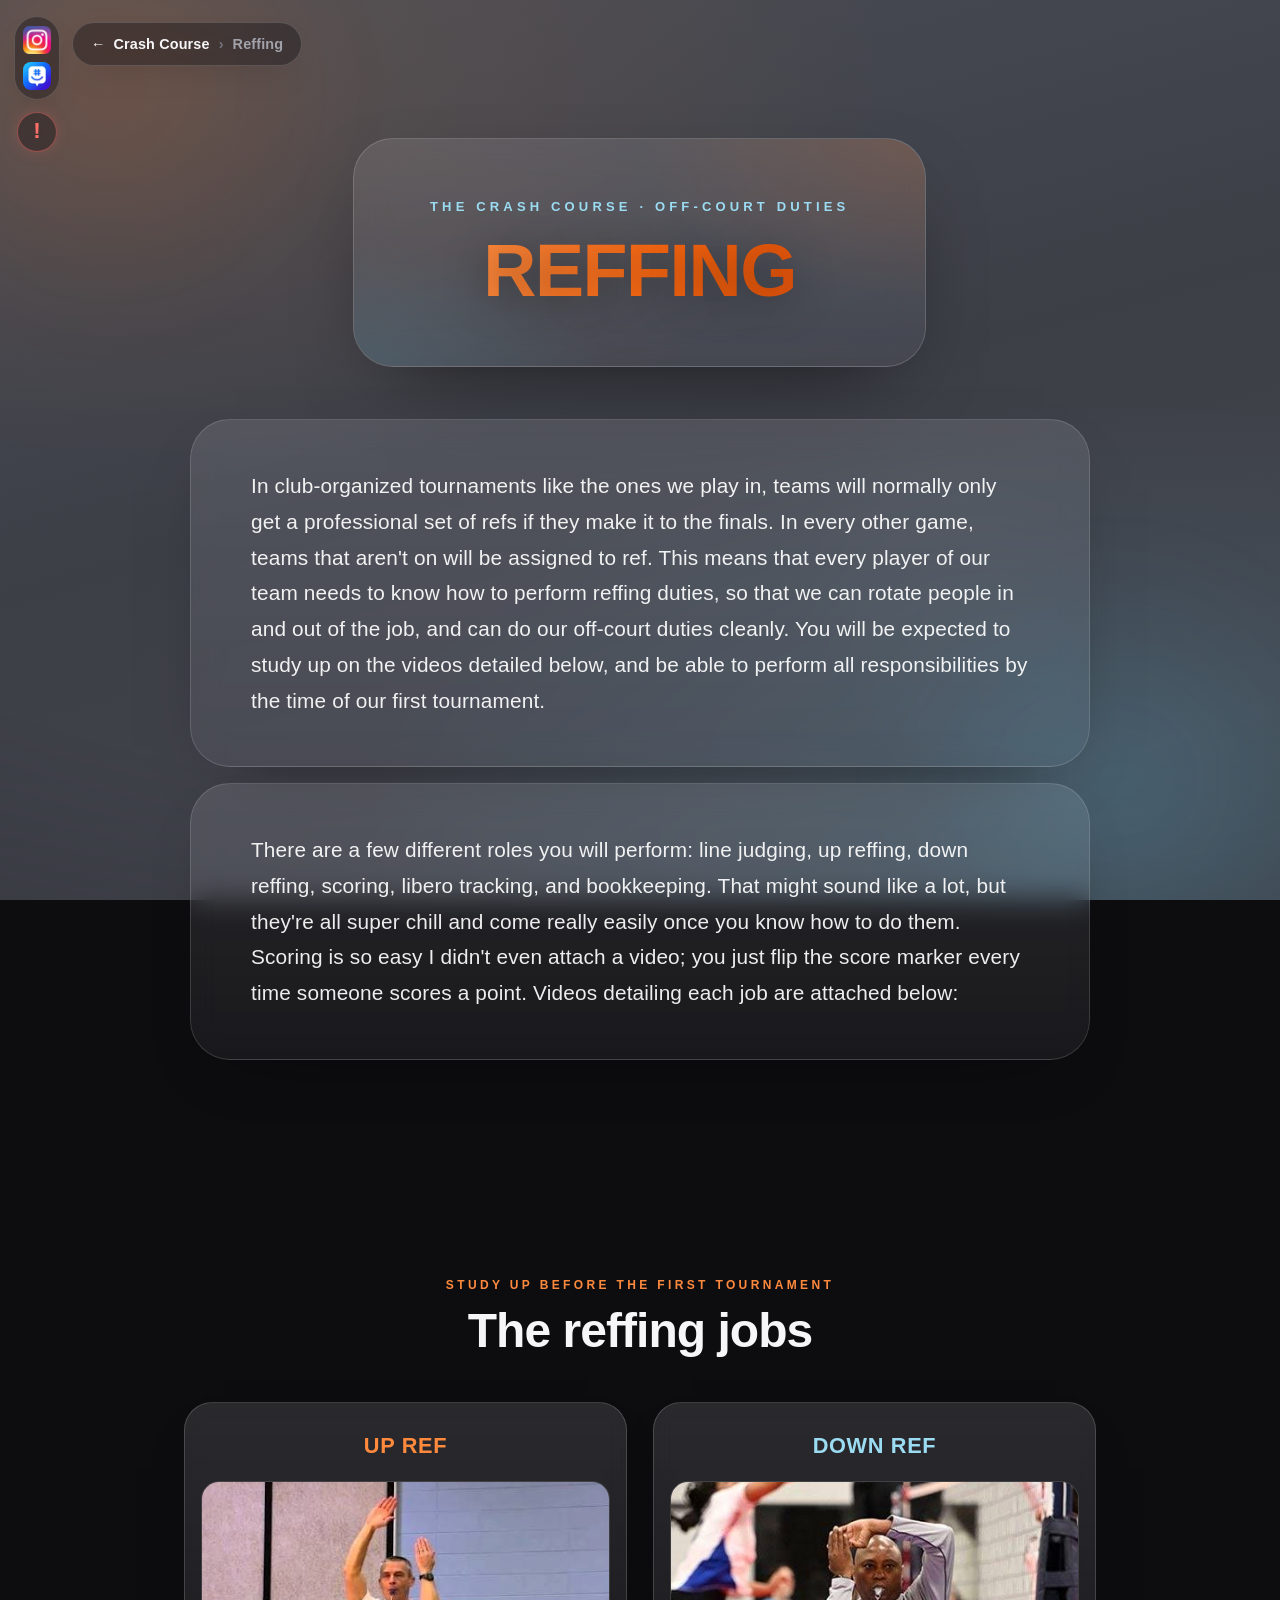
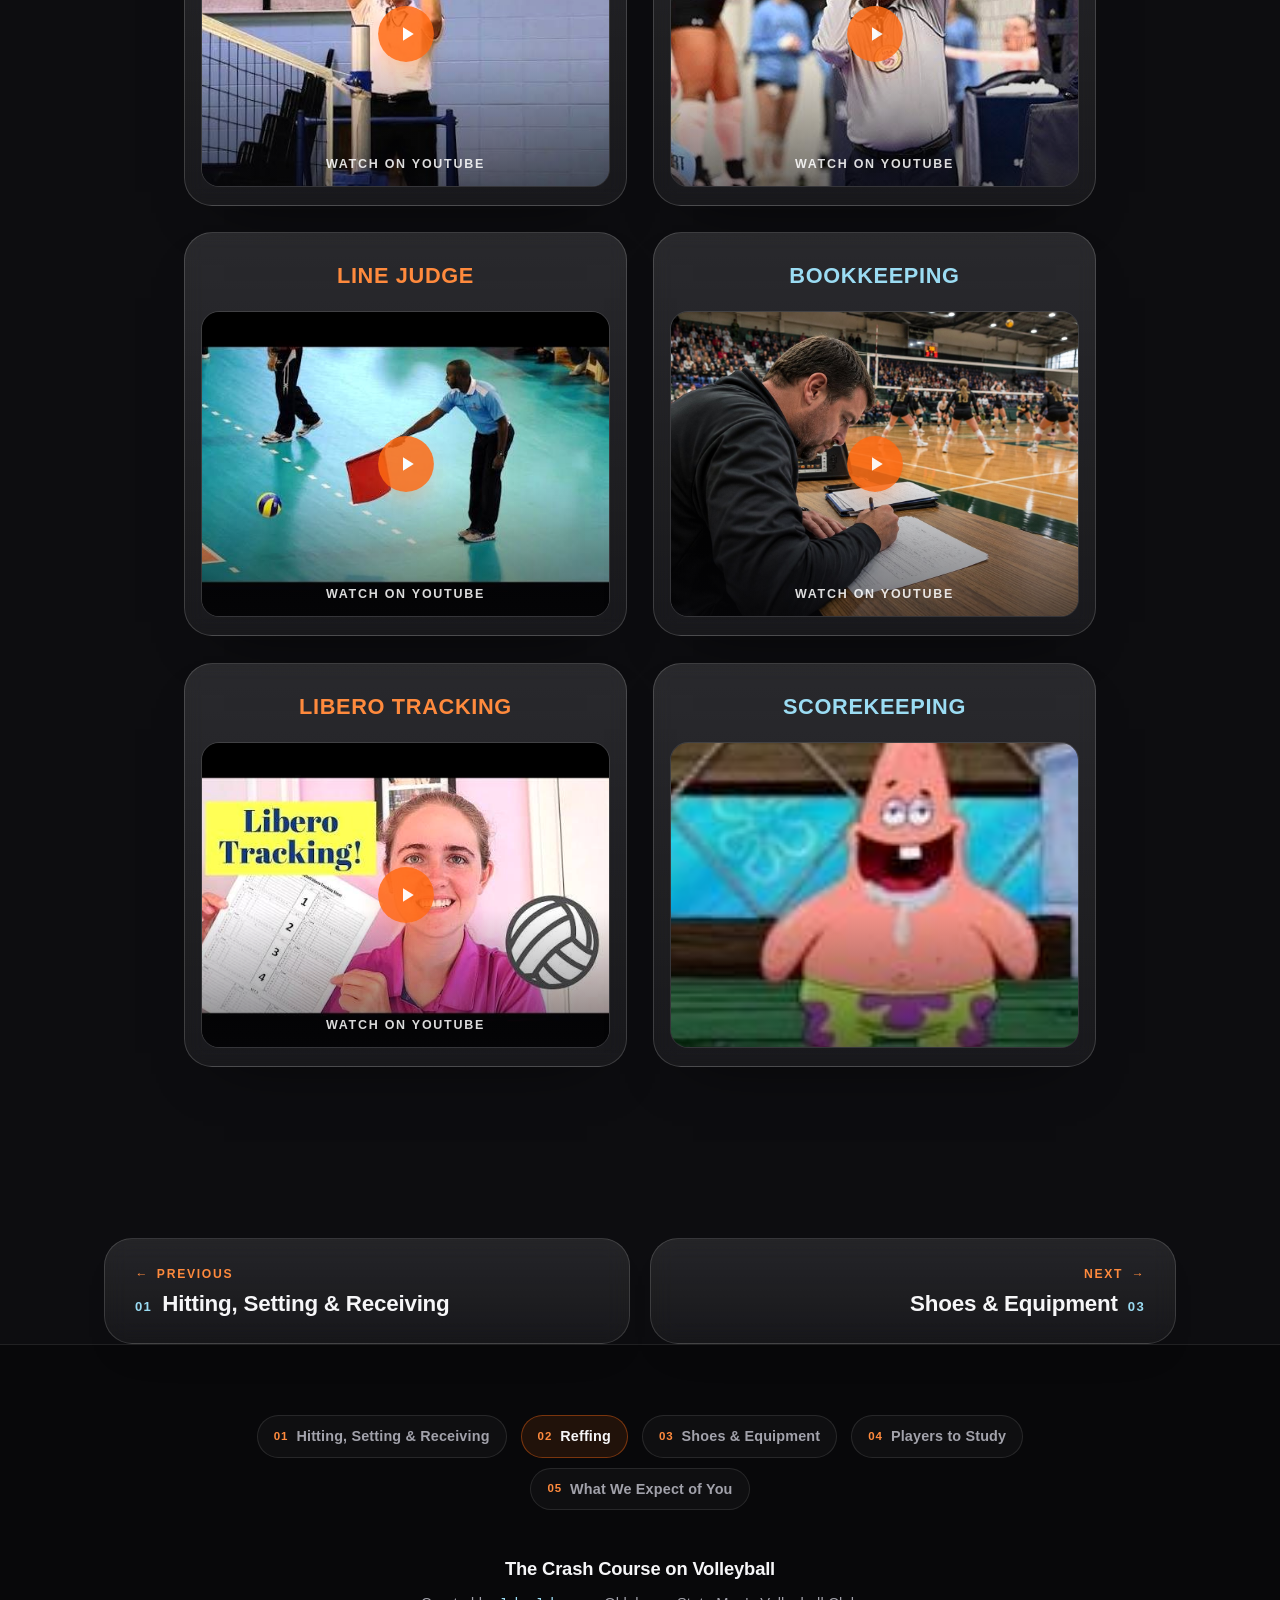
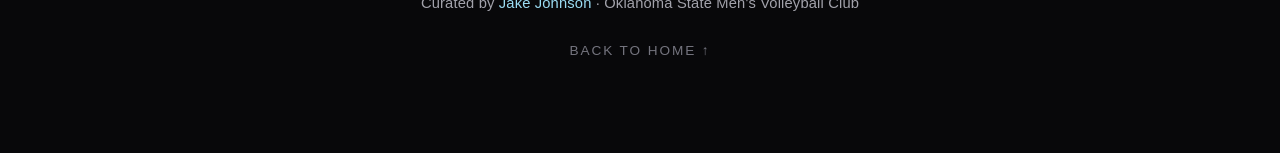
<file: reffing.html>
<!DOCTYPE html>
<html lang="en">
<head>
  <meta charset="UTF-8" />
  <meta name="viewport" content="width=device-width, initial-scale=1.0" />
  <script>document.documentElement.classList.add("js");</script>
  <title>Reffing · The Crash Course on Volleyball</title>
  <meta name="description" content="Learn to ref a club volleyball tournament — up ref, down ref, line judge, bookkeeping, libero tracking, and scorekeeping — from the Oklahoma State Men's Volleyball Club." />
  <meta name="theme-color" content="#ff6a13" />
  <link rel="icon" href="assets/favicon.svg" type="image/svg+xml" />
  <!-- Social share preview. og:image is relative (best-effort until a live domain is set). -->
  <meta property="og:type" content="website" />
  <meta property="og:site_name" content="The Crash Course on Volleyball" />
  <meta property="og:title" content="Reffing" />
  <meta property="og:description" content="Every off-court role at a club tournament — up ref, down ref, line judge, bookkeeping, libero tracking, and scorekeeping — explained." />
  <meta property="og:image" content="assets/img/hero.jpg" />
  <meta name="twitter:card" content="summary_large_image" />
  <meta name="twitter:title" content="Reffing" />
  <meta name="twitter:description" content="Every off-court role at a club tournament — up ref, down ref, line judge, bookkeeping, libero tracking, and scorekeeping — explained." />
  <meta name="twitter:image" content="assets/img/hero.jpg" />
  <link rel="stylesheet" href="css/styles.css" />
  <link rel="stylesheet" href="css/lesson.css" />
  <link rel="stylesheet" href="css/reffing.css" />
</head>
<body class="lesson reffing" id="top">

  <!-- fixed social dock: Instagram + GroupMe logos only (no text) -->
  <aside class="social-dock" aria-label="Follow the club">
    <a class="social-dock__link" href="https://www.instagram.com/osumensvolleyball/" target="_blank" rel="noopener noreferrer" aria-label="Instagram — @osumensvolleyball">
      <img src="assets/ig.png" alt="Instagram" width="28" height="28" />
    </a>
    <a class="social-dock__link" href="https://groupme.com/join_group/116106725/0ItmR3ZP" target="_blank" rel="noopener noreferrer" aria-label="GroupMe — join the group">
      <img class="social-dock__logo--gm" src="assets/groupme.png" alt="GroupMe" width="28" height="28" />
    </a>
  </aside>

  <!-- fixed info dock: club sign-up + dues (top-left, stacked below the social dock) -->
  <aside class="info-dock" aria-label="Club sign-up and dues">
    <button class="info-dock__toggle" type="button" aria-expanded="false" aria-label="Register for the club and pay dues">
      <span class="info-dock__mark" aria-hidden="true">!</span>
    </button>
    <div class="info-dock__panel" role="group" aria-label="Club actions">
      <a class="info-dock__card" href="https://okstate.dserec.com/online/clubsports" target="_blank" rel="noopener noreferrer">
        <span class="info-dock__card-title">REGISTER FOR CLUB HERE</span>
        <span class="info-dock__rule" aria-hidden="true"></span>
      </a>
      <a class="info-dock__card" href="https://secure.touchnet.com/C20271_ustores/web/store_main.jsp?STOREID=162" target="_blank" rel="noopener noreferrer">
        <span class="info-dock__card-title">PAY CLUB DUES HERE</span>
        <span class="info-dock__rule" aria-hidden="true"></span>
      </a>
    </div>
  </aside>

  <!-- soothing ambient shapes drifting behind the grey backdrop -->
  <div class="lesson-ambient" aria-hidden="true"><span></span><span></span><span></span></div>

  <!-- breadcrumb: back to the crash course + where you are -->
  <nav class="lesson-back" aria-label="Breadcrumb">
    <a class="lesson-back__home" href="index.html">
      <span class="lesson-back__arrow" aria-hidden="true">←</span>
      <span>Crash Course</span>
    </a>
    <span class="lesson-back__sep" aria-hidden="true">›</span>
    <span class="lesson-back__current" aria-current="page">Reffing</span>
  </nav>

  <!-- ============================ HERO TITLE ============================ -->
  <header class="lesson-hero">
    <div class="lesson-title-graphic reveal reveal--rise">
      <p class="lesson-hero__eyebrow">The Crash Course · Off-Court Duties</p>
      <h1 class="lesson-title"><span class="lesson-title__accent">REFFING</span></h1>
    </div>
  </header>

  <main>
    <!-- ============================ INTRO COPY ============================ -->
    <section class="section lesson-intro reffing-intro">
      <article class="lesson-card reveal reveal--rise">
        <p class="lesson-card__body">
          In club-organized tournaments like the ones we play in, teams will normally only get a professional
          set of refs if they make it to the finals. In every other game, teams that aren't on will be assigned
          to ref. This means that every player of our team needs to know how to perform reffing duties, so that
          we can rotate people in and out of the job, and can do our off-court duties cleanly. You will be
          expected to study up on the videos detailed below, and be able to perform all responsibilities by the
          time of our first tournament.
        </p>
      </article>

      <article class="lesson-card reveal reveal--rise">
        <p class="lesson-card__body">
          There are a few different roles you will perform: line judging, up reffing, down reffing, scoring, libero
          tracking, and bookkeeping. That might sound like a lot, but they're all super chill and come really
          easily once you know how to do them. Scoring is so easy I didn't even attach a video; you just flip the
          score marker every time someone scores a point. Videos detailing each job are attached below:
        </p>
      </article>
    </section>

    <!-- ============================ REFFING GALLERY ============================ -->
    <section class="section reffing-gallery" id="jobs">
      <header class="reffing-gallery__head">
        <p class="section-kicker">Study up before the first tournament</p>
        <h2 class="section-title">The reffing jobs</h2>
      </header>

      <div class="ref-grid">
        <!-- UP REF -->
        <a class="ref-card reveal" href="https://www.youtube.com/watch?v=V6gQsTAJC9w"
           target="_blank" rel="noopener noreferrer" aria-label="Up ref — watch the how-to video on YouTube">
          <span class="ref-card__title">UP REF</span>
          <span class="ref-card__thumb">
            <img src="assets/img/ref-up.jpg" alt="Up referee standing at the net" loading="lazy" />
            <span class="ref-card__play" aria-hidden="true"><svg viewBox="0 0 24 24" fill="currentColor"><path d="M8 5v14l11-7z" /></svg></span>
            <span class="ref-card__hint">Watch on YouTube</span>
          </span>
        </a>

        <!-- DOWN REF -->
        <a class="ref-card reveal" href="https://www.youtube.com/watch?v=dplh1Va8FmU"
           target="_blank" rel="noopener noreferrer" aria-label="Down ref — watch the how-to video on YouTube">
          <span class="ref-card__title">DOWN REF</span>
          <span class="ref-card__thumb">
            <img src="assets/img/ref-down.jpg" alt="Down referee at the net post" loading="lazy" />
            <span class="ref-card__play" aria-hidden="true"><svg viewBox="0 0 24 24" fill="currentColor"><path d="M8 5v14l11-7z" /></svg></span>
            <span class="ref-card__hint">Watch on YouTube</span>
          </span>
        </a>

        <!-- LINE JUDGE -->
        <a class="ref-card reveal" href="https://www.youtube.com/watch?v=VldlfUXKvaM"
           target="_blank" rel="noopener noreferrer" aria-label="Line judge — watch the how-to video on YouTube">
          <span class="ref-card__title">LINE JUDGE</span>
          <span class="ref-card__thumb">
            <img src="assets/img/ref-line.jpg" alt="Line judge signaling with a flag" loading="lazy" />
            <span class="ref-card__play" aria-hidden="true"><svg viewBox="0 0 24 24" fill="currentColor"><path d="M8 5v14l11-7z" /></svg></span>
            <span class="ref-card__hint">Watch on YouTube</span>
          </span>
        </a>

        <!-- BOOKKEEPING -->
        <a class="ref-card reveal" href="https://www.youtube.com/watch?v=Nm9ax1CC9sM"
           target="_blank" rel="noopener noreferrer" aria-label="Bookkeeping — watch the how-to video on YouTube">
          <span class="ref-card__title">BOOKKEEPING</span>
          <span class="ref-card__thumb">
            <img src="assets/img/ref-book.jpg" alt="A volleyball scorebook being filled out" loading="lazy" />
            <span class="ref-card__play" aria-hidden="true"><svg viewBox="0 0 24 24" fill="currentColor"><path d="M8 5v14l11-7z" /></svg></span>
            <span class="ref-card__hint">Watch on YouTube</span>
          </span>
        </a>

        <!-- LIBERO TRACKING -->
        <a class="ref-card reveal" href="https://www.youtube.com/watch?v=W-PyGG3HdWY"
           target="_blank" rel="noopener noreferrer" aria-label="Libero tracking — watch the how-to video on YouTube">
          <span class="ref-card__title">LIBERO TRACKING</span>
          <span class="ref-card__thumb">
            <img src="assets/img/ref-libero.jpg" alt="A libero tracking sheet" loading="lazy" />
            <span class="ref-card__play" aria-hidden="true"><svg viewBox="0 0 24 24" fill="currentColor"><path d="M8 5v14l11-7z" /></svg></span>
            <span class="ref-card__hint">Watch on YouTube</span>
          </span>
        </a>

        <!-- SCOREKEEPING (no video) -->
        <div class="ref-card ref-card--static reveal">
          <span class="ref-card__title">SCOREKEEPING</span>
          <span class="ref-card__thumb">
            <img src="assets/img/ref-score.jpg" alt="A flip-style volleyball score marker" loading="lazy" />
          </span>
        </div>
      </div>
    </section>
  </main>

  <!-- ============================ CHAPTER PAGER ============================ -->
  <nav class="lesson-pager" aria-label="Crash course chapters">
    <a class="lesson-pager__link lesson-pager__link--prev" href="hitting-setting-receiving.html">
      <span class="lesson-pager__dir"><span class="lesson-pager__chev" aria-hidden="true">←</span> Previous</span>
      <span class="lesson-pager__meta"><span class="lesson-pager__num">01</span><span class="lesson-pager__name">Hitting, Setting &amp; Receiving</span></span>
    </a>
    <a class="lesson-pager__link lesson-pager__link--next" href="shoes.html">
      <span class="lesson-pager__dir">Next <span class="lesson-pager__chev" aria-hidden="true">→</span></span>
      <span class="lesson-pager__meta"><span class="lesson-pager__num">03</span><span class="lesson-pager__name">Shoes &amp; Equipment</span></span>
    </a>
  </nav>

  <!-- ============================ FOOTER ============================ -->
  <footer class="footer">
    <nav class="footer-portal" aria-label="All sections">
      <a class="footer-portal__link" href="hitting-setting-receiving.html"><span class="footer-portal__num">01</span> Hitting, Setting &amp; Receiving</a>
      <a class="footer-portal__link is-current" href="reffing.html" aria-current="page"><span class="footer-portal__num">02</span> Reffing</a>
      <a class="footer-portal__link" href="shoes.html"><span class="footer-portal__num">03</span> Shoes &amp; Equipment</a>
      <a class="footer-portal__link" href="players.html"><span class="footer-portal__num">04</span> Players to Study</a>
      <a class="footer-portal__link" href="what-we-expect.html"><span class="footer-portal__num">05</span> What We Expect of You</a>
    </nav>
    <p class="footer__line">The Crash Course on Volleyball</p>
    <p class="footer__sub">Curated by
      <a href="https://www.linkedin.com/in/jake-johnson12/" target="_blank" rel="noopener noreferrer">Jake Johnson</a>
      · Oklahoma State Men's Volleyball Club
    </p>
    <a class="footer__top" href="index.html">Back to home ↑</a>
  </footer>

  <script src="js/main.js" defer></script>
</body>
</html>
</file>
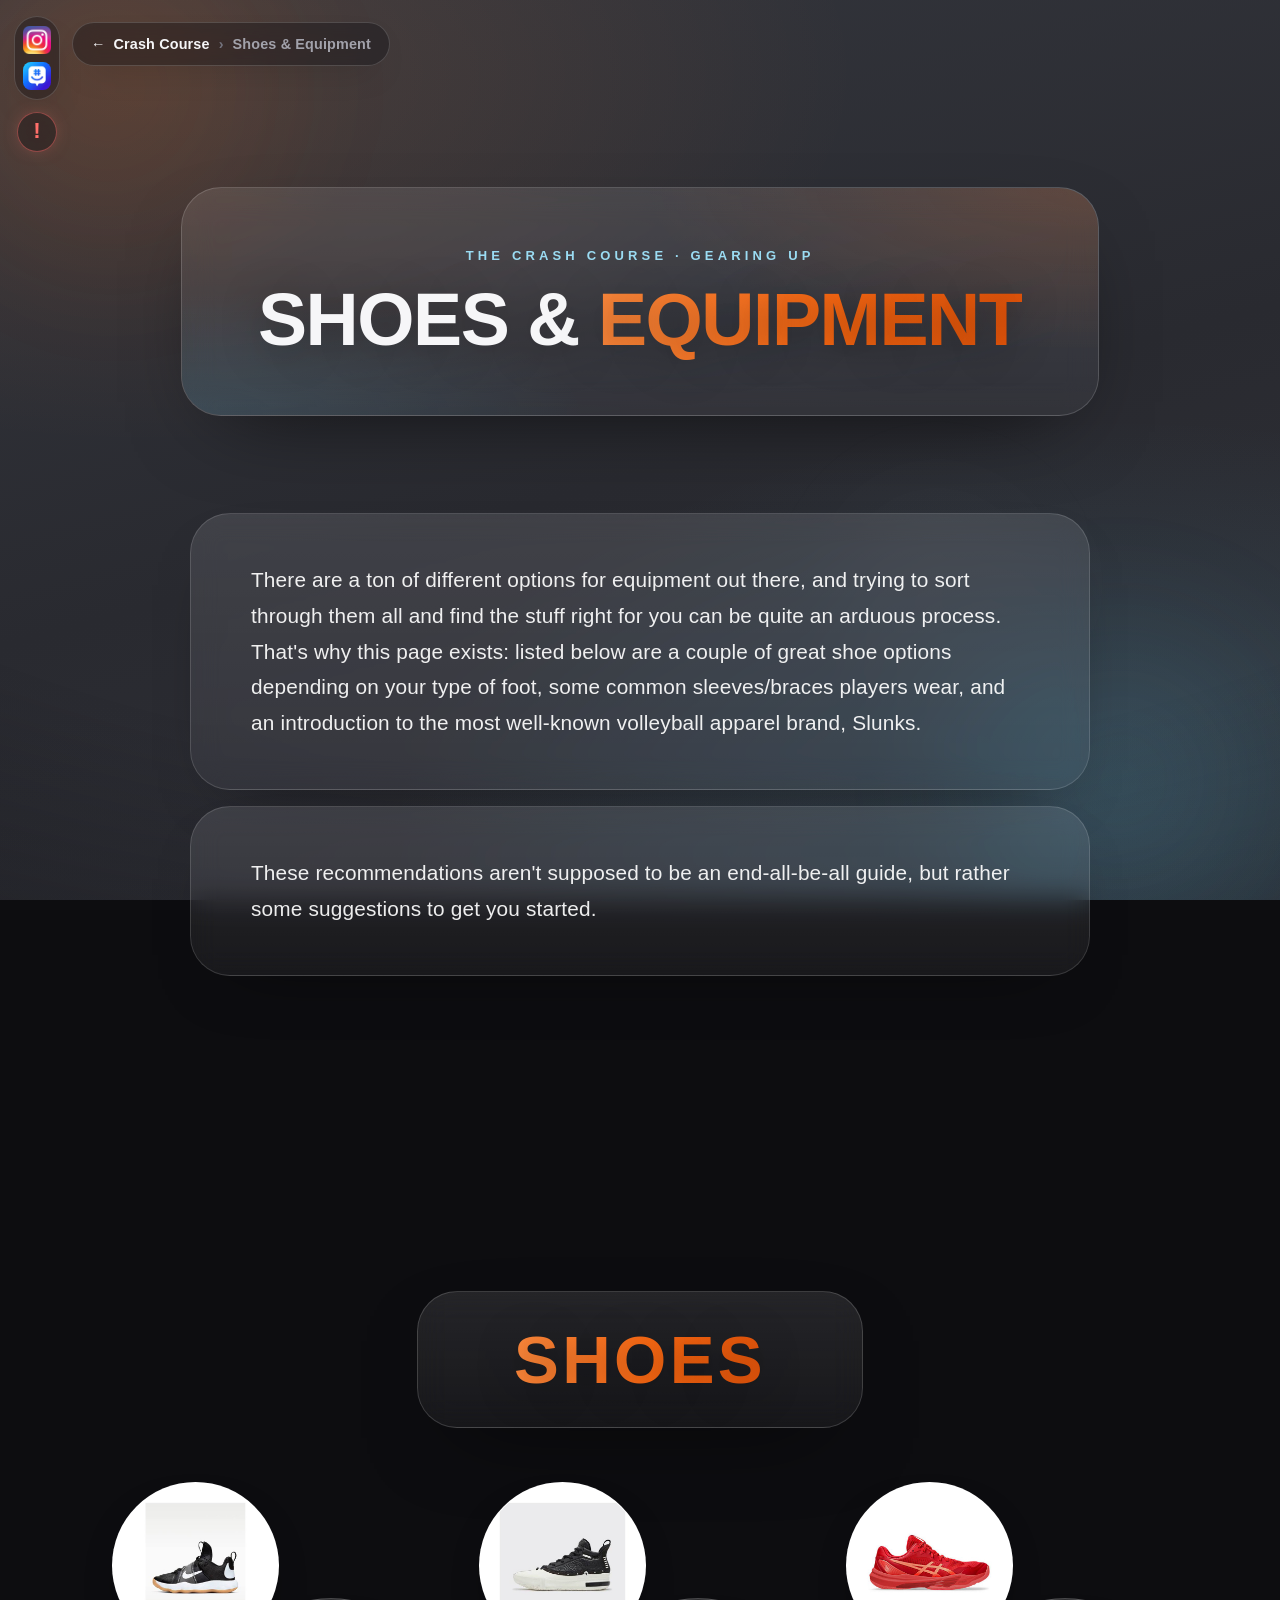
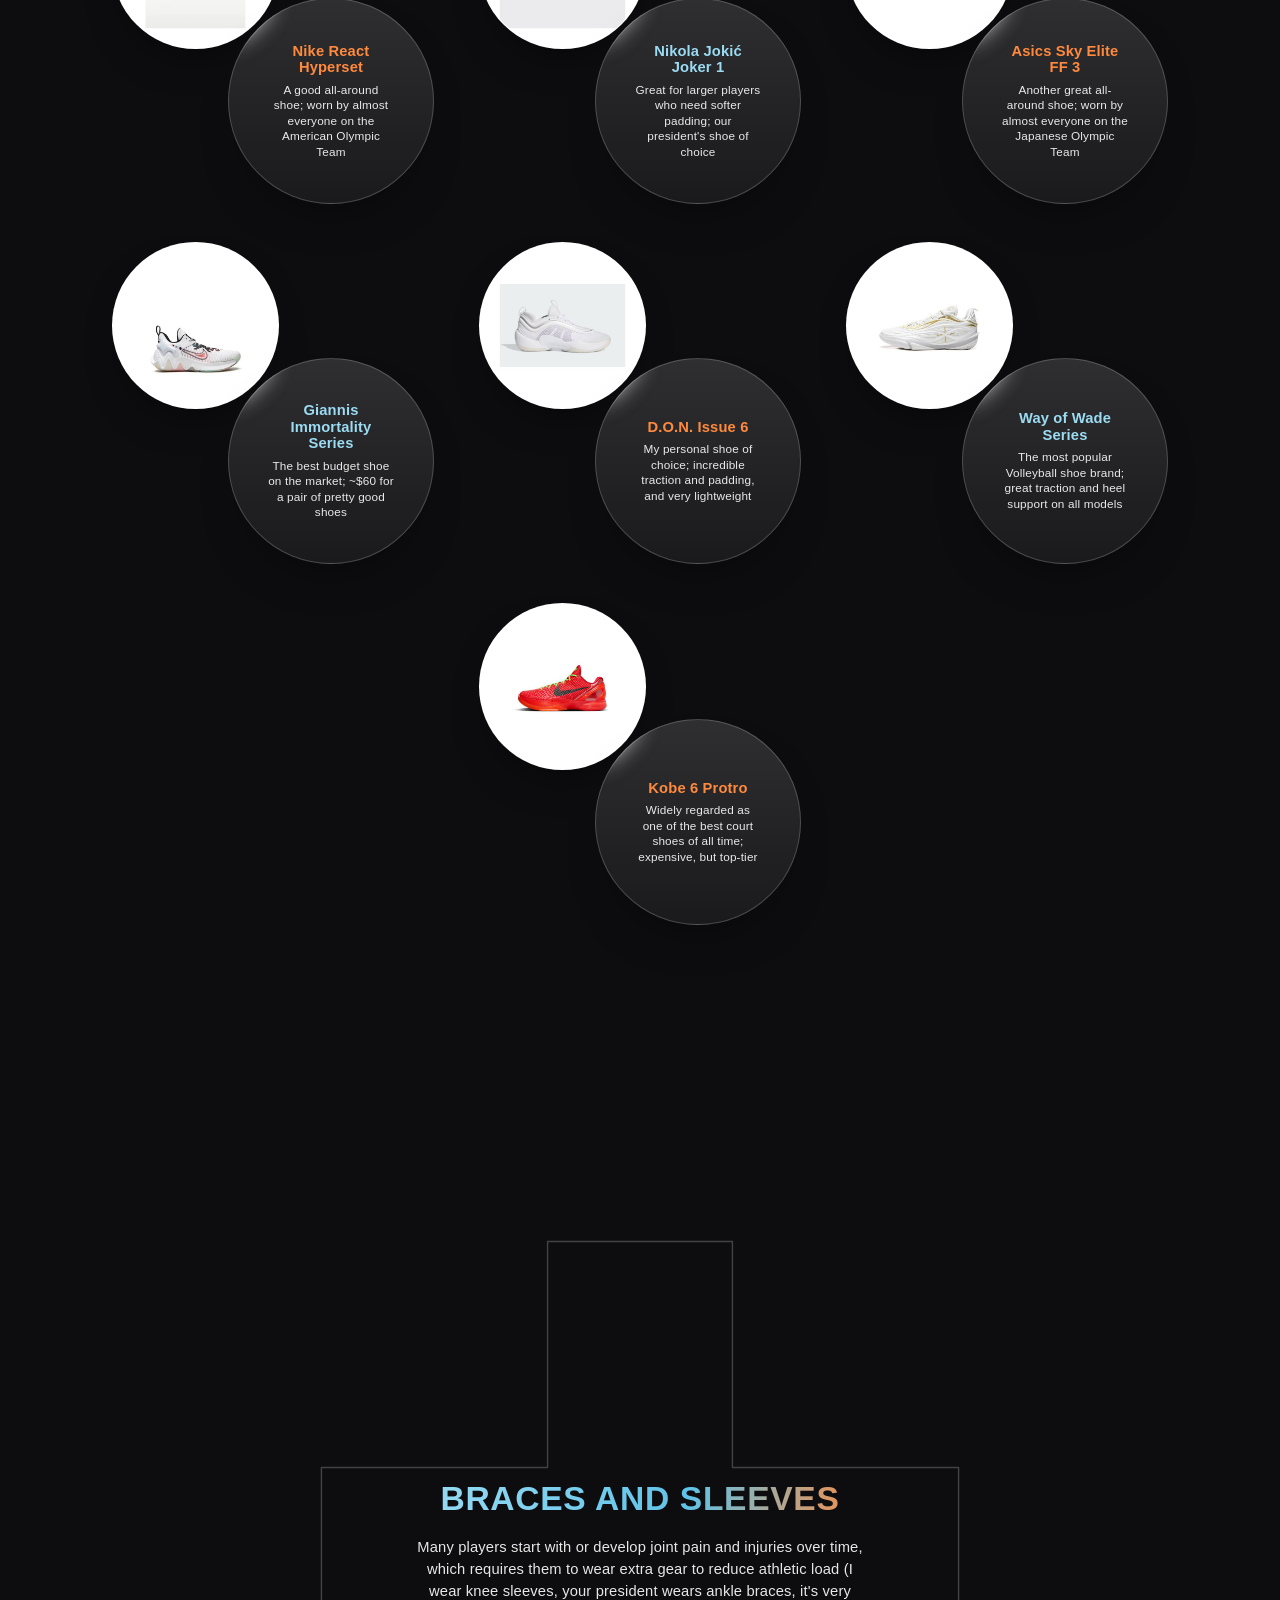
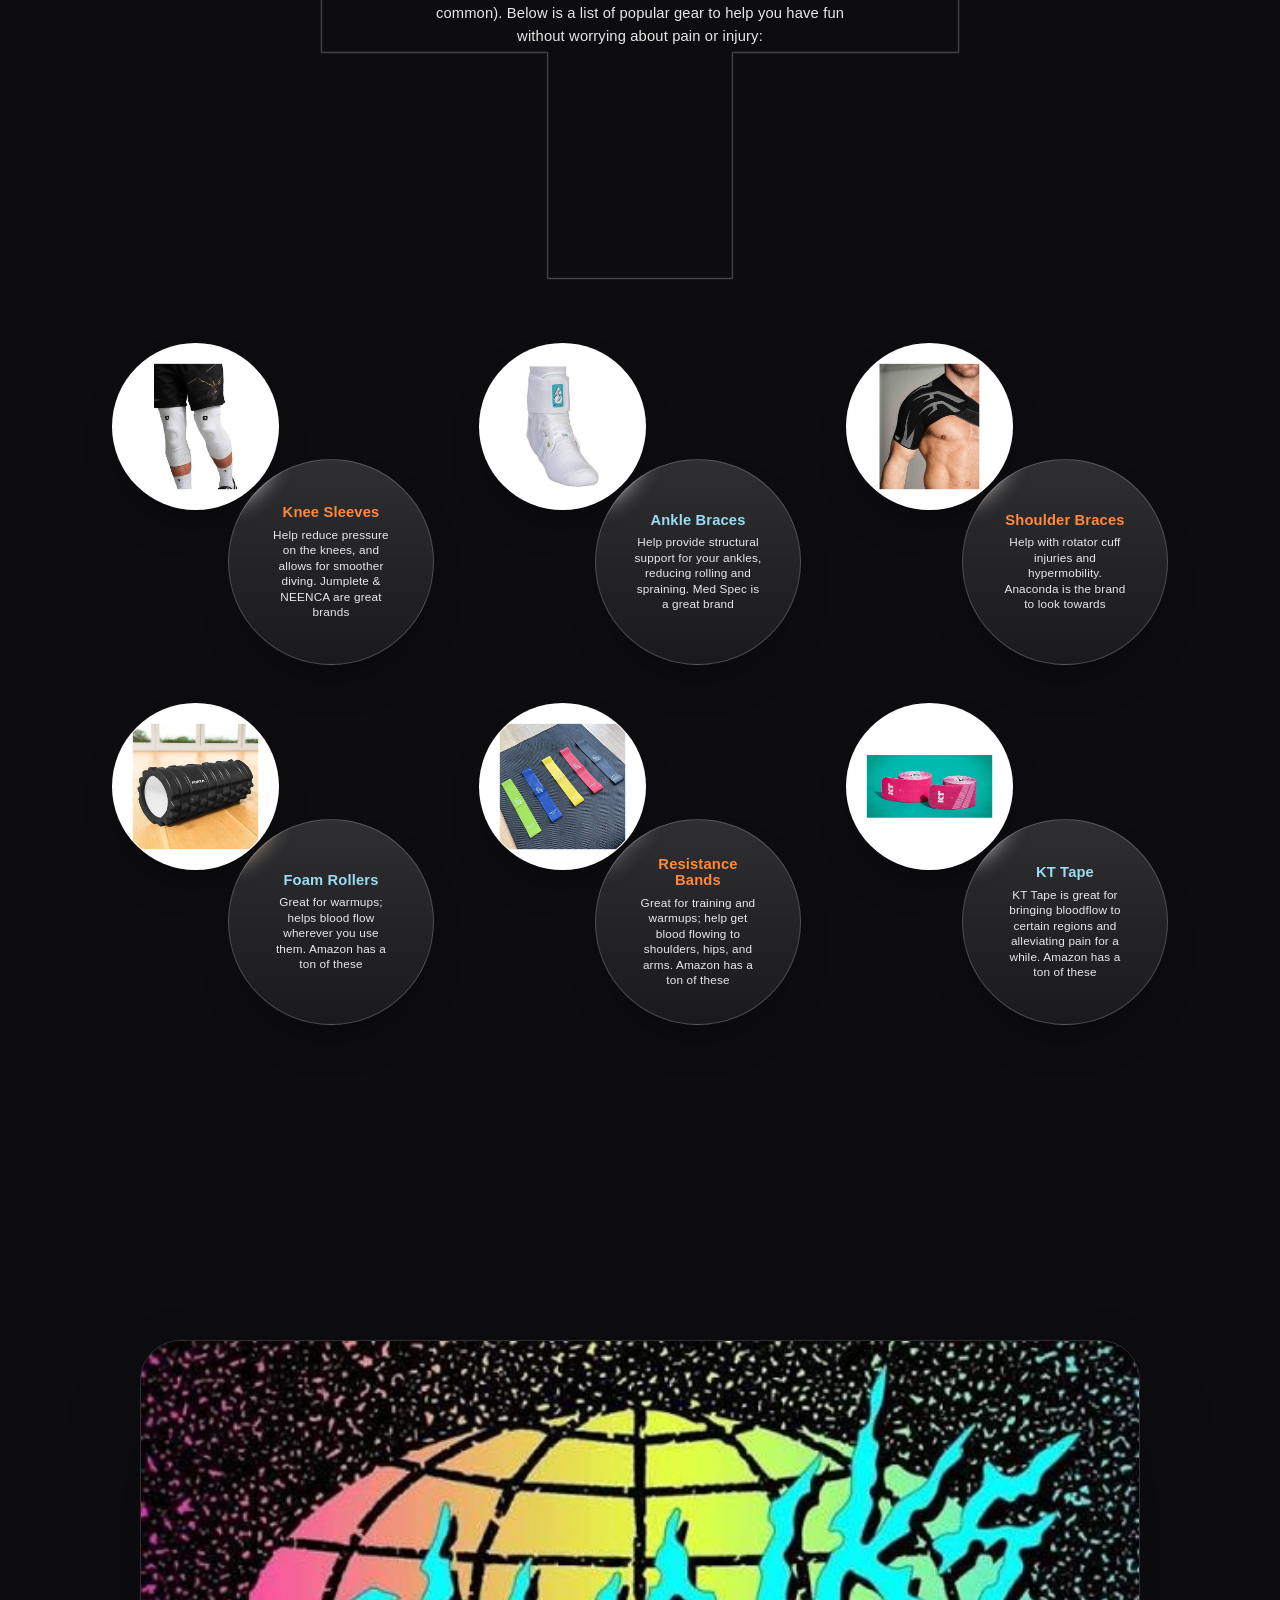
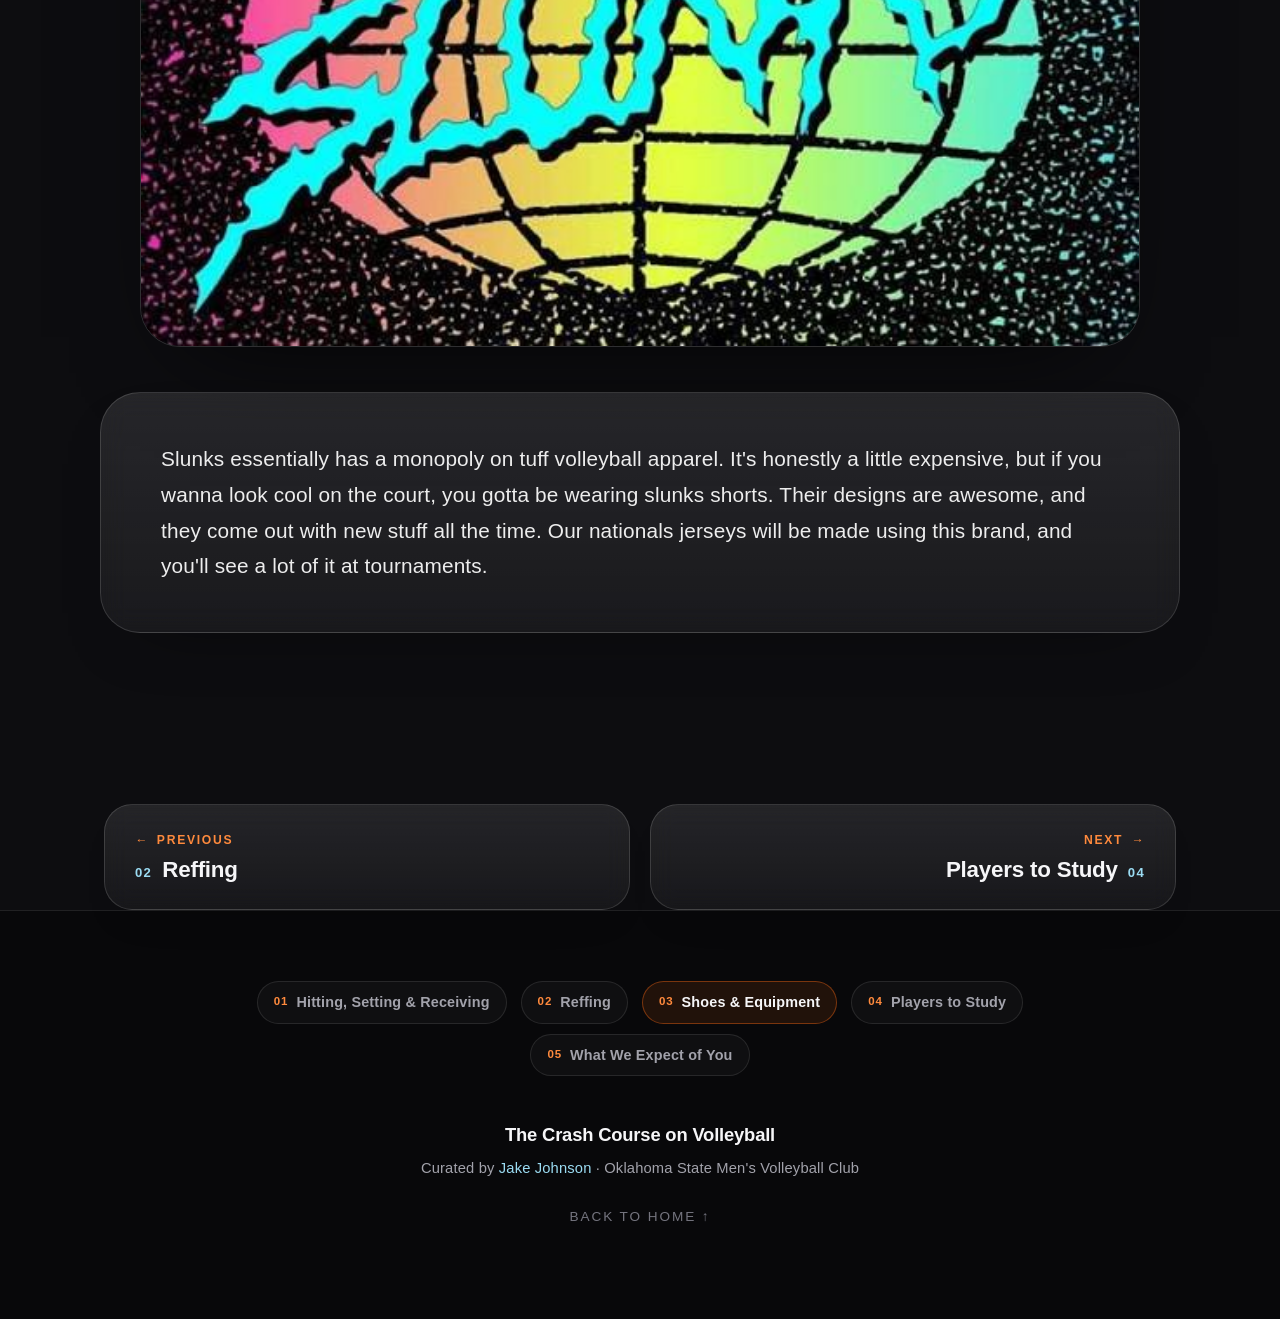
<file: shoes.html>
<!DOCTYPE html>
<html lang="en">
<head>
  <meta charset="UTF-8" />
  <meta name="viewport" content="width=device-width, initial-scale=1.0" />
  <script>document.documentElement.classList.add("js");</script>
  <title>Shoes &amp; Equipment · The Crash Course on Volleyball</title>
  <meta name="description" content="A beginner's guide to volleyball shoes for every type of foot, the braces and sleeves players wear, and Slunks — the sport's best-known apparel brand — from the Oklahoma State Men's Volleyball Club." />
  <meta name="theme-color" content="#ff6a13" />
  <link rel="icon" href="assets/favicon.svg" type="image/svg+xml" />
  <!-- Social share preview. og:image is relative (best-effort until a live domain is set). -->
  <meta property="og:type" content="website" />
  <meta property="og:site_name" content="The Crash Course on Volleyball" />
  <meta property="og:title" content="Shoes &amp; Equipment" />
  <meta property="og:description" content="A beginner's guide to volleyball shoes for every type of foot, plus the braces, sleeves, and apparel players actually wear." />
  <meta property="og:image" content="assets/img/hero.jpg" />
  <meta name="twitter:card" content="summary_large_image" />
  <meta name="twitter:title" content="Shoes &amp; Equipment" />
  <meta name="twitter:description" content="A beginner's guide to volleyball shoes for every type of foot, plus the braces, sleeves, and apparel players actually wear." />
  <meta name="twitter:image" content="assets/img/hero.jpg" />
  <link rel="stylesheet" href="css/styles.css" />
  <link rel="stylesheet" href="css/lesson.css" />
  <link rel="stylesheet" href="css/shoes.css" />
</head>
<body class="lesson shoes" id="top">

  <!-- fixed social dock: Instagram + GroupMe logos only (no text) -->
  <aside class="social-dock" aria-label="Follow the club">
    <a class="social-dock__link" href="https://www.instagram.com/osumensvolleyball/" target="_blank" rel="noopener noreferrer" aria-label="Instagram — @osumensvolleyball">
      <img src="assets/ig.png" alt="Instagram" width="28" height="28" />
    </a>
    <a class="social-dock__link" href="https://groupme.com/join_group/116106725/0ItmR3ZP" target="_blank" rel="noopener noreferrer" aria-label="GroupMe — join the group">
      <img class="social-dock__logo--gm" src="assets/groupme.png" alt="GroupMe" width="28" height="28" />
    </a>
  </aside>

  <!-- fixed info dock: club sign-up + dues (top-left, stacked below the social dock) -->
  <aside class="info-dock" aria-label="Club sign-up and dues">
    <button class="info-dock__toggle" type="button" aria-expanded="false" aria-label="Register for the club and pay dues">
      <span class="info-dock__mark" aria-hidden="true">!</span>
    </button>
    <div class="info-dock__panel" role="group" aria-label="Club actions">
      <a class="info-dock__card" href="https://okstate.dserec.com/online/clubsports" target="_blank" rel="noopener noreferrer">
        <span class="info-dock__card-title">REGISTER FOR CLUB HERE</span>
        <span class="info-dock__rule" aria-hidden="true"></span>
      </a>
      <a class="info-dock__card" href="https://secure.touchnet.com/C20271_ustores/web/store_main.jsp?STOREID=162" target="_blank" rel="noopener noreferrer">
        <span class="info-dock__card-title">PAY CLUB DUES HERE</span>
        <span class="info-dock__rule" aria-hidden="true"></span>
      </a>
    </div>
  </aside>

  <!-- soothing ambient shapes drifting behind the (slightly darker) grey backdrop -->
  <div class="lesson-ambient" aria-hidden="true"><span></span><span></span><span></span></div>

  <!-- breadcrumb: back to the crash course + where you are -->
  <nav class="lesson-back" aria-label="Breadcrumb">
    <a class="lesson-back__home" href="index.html">
      <span class="lesson-back__arrow" aria-hidden="true">←</span>
      <span>Crash Course</span>
    </a>
    <span class="lesson-back__sep" aria-hidden="true">›</span>
    <span class="lesson-back__current" aria-current="page">Shoes &amp; Equipment</span>
  </nav>

  <!-- ============================ HERO TITLE ============================ -->
  <header class="lesson-hero">
    <div class="lesson-title-graphic reveal reveal--rise">
      <p class="lesson-hero__eyebrow">The Crash Course · Gearing Up</p>
      <h1 class="lesson-title">SHOES &amp; <span class="lesson-title__accent">EQUIPMENT</span></h1>
    </div>
  </header>

  <main>
    <!-- ============================ INTRO COPY ============================ -->
    <section class="section lesson-intro shoes-intro">
      <article class="lesson-card reveal reveal--rise">
        <p class="lesson-card__body">
          There are a ton of different options for equipment out there, and trying to sort through them all
          and find the stuff right for you can be quite an arduous process. That's why this page exists: listed
          below are a couple of great shoe options depending on your type of foot, some common sleeves/braces
          players wear, and an introduction to the most well-known volleyball apparel brand, Slunks.
        </p>
      </article>

      <article class="lesson-card reveal reveal--rise">
        <p class="lesson-card__body">
          These recommendations aren't supposed to be an end-all-be-all guide, but rather some suggestions to
          get you started.
        </p>
      </article>
    </section>

    <!-- ============================ SHOES ============================ -->
    <section class="section gear-section" id="shoes">
      <!-- standalone "SHOES" title card -->
      <div class="gear-title reveal reveal--rise">
        <h2 class="gear-title__label">SHOES</h2>
      </div>

      <!-- 7 paired-circle units: 3 / 3 / 1 (last centered) -->
      <div class="duo-grid duo-grid--seven">
        <div class="duo reveal">
          <span class="duo__img"><img src="assets/img/shoe-hyperset.jpg" alt="Nike React Hyperset volleyball shoe" loading="lazy" /></span>
          <span class="duo__card">
            <span class="duo__title">Nike React Hyperset</span>
            <span class="duo__text">A good all-around shoe; worn by almost everyone on the American Olympic Team</span>
          </span>
        </div>
        <div class="duo reveal">
          <span class="duo__img"><img src="assets/img/shoe-joker.jpg" alt="Nikola Jokić Joker 1 shoe" loading="lazy" /></span>
          <span class="duo__card">
            <span class="duo__title">Nikola Jokić Joker 1</span>
            <span class="duo__text">Great for larger players who need softer padding; our president's shoe of choice</span>
          </span>
        </div>
        <div class="duo reveal">
          <span class="duo__img"><img src="assets/img/shoe-skyelite.jpg" alt="Asics Sky Elite FF 3 volleyball shoe" loading="lazy" /></span>
          <span class="duo__card">
            <span class="duo__title">Asics Sky Elite FF 3</span>
            <span class="duo__text">Another great all-around shoe; worn by almost everyone on the Japanese Olympic Team</span>
          </span>
        </div>
        <div class="duo reveal">
          <span class="duo__img"><img src="assets/img/shoe-giannis.jpg" alt="Giannis Immortality series shoe" loading="lazy" /></span>
          <span class="duo__card">
            <span class="duo__title">Giannis Immortality Series</span>
            <span class="duo__text">The best budget shoe on the market; ~$60 for a pair of pretty good shoes</span>
          </span>
        </div>
        <div class="duo reveal">
          <span class="duo__img"><img src="assets/img/shoe-don.jpg" alt="D.O.N. Issue 6 shoe" loading="lazy" /></span>
          <span class="duo__card">
            <span class="duo__title">D.O.N. Issue 6</span>
            <span class="duo__text">My personal shoe of choice; incredible traction and padding, and very lightweight</span>
          </span>
        </div>
        <div class="duo reveal">
          <span class="duo__img"><img src="assets/img/shoe-wow.jpg" alt="Way of Wade volleyball shoe" loading="lazy" /></span>
          <span class="duo__card">
            <span class="duo__title">Way of Wade Series</span>
            <span class="duo__text">The most popular Volleyball shoe brand; great traction and heel support on all models</span>
          </span>
        </div>
        <div class="duo reveal">
          <span class="duo__img"><img src="assets/img/shoe-kobe.jpg" alt="Kobe 6 Protro shoe" loading="lazy" /></span>
          <span class="duo__card">
            <span class="duo__title">Kobe 6 Protro</span>
            <span class="duo__text">Widely regarded as one of the best court shoes of all time; expensive, but top-tier</span>
          </span>
        </div>
      </div>
    </section>

    <!-- ============================ BRACES & SLEEVES ============================ -->
    <section class="section gear-section" id="braces">
      <!-- first-aid cross title graphic -->
      <div class="aid-banner reveal reveal--rise" role="img" aria-label="Braces and sleeves">
        <svg class="aid-banner__art" viewBox="0 0 900 900" preserveAspectRatio="none" aria-hidden="true">
          <path d="M320,2 L580,2 L580,320 L898,320 L898,580 L580,580 L580,898 L320,898 L320,580 L2,580 L2,320 L320,320 Z" />
        </svg>
        <div class="aid-banner__text">
          <h2 class="aid-banner__title">BRACES AND SLEEVES</h2>
          <p class="aid-banner__body">
            Many players start with or develop joint pain and injuries over time, which requires them to wear
            extra gear to reduce athletic load (I wear knee sleeves, your president wears ankle braces, it's
            very common). Below is a list of popular gear to help you have fun without worrying about pain or injury:
          </p>
        </div>
      </div>

      <!-- 6 paired-circle units: 3 x 2 -->
      <div class="duo-grid duo-grid--six">
        <div class="duo reveal">
          <span class="duo__img"><img src="assets/img/gear-knee.jpg" alt="Knee sleeves" loading="lazy" /></span>
          <span class="duo__card">
            <span class="duo__title">Knee Sleeves</span>
            <span class="duo__text">Help reduce pressure on the knees, and allows for smoother diving. Jumplete &amp; NEENCA are great brands</span>
          </span>
        </div>
        <div class="duo reveal">
          <span class="duo__img"><img src="assets/img/gear-ankle.jpg" alt="Ankle braces" loading="lazy" /></span>
          <span class="duo__card">
            <span class="duo__title">Ankle Braces</span>
            <span class="duo__text">Help provide structural support for your ankles, reducing rolling and spraining. Med Spec is a great brand</span>
          </span>
        </div>
        <div class="duo reveal">
          <span class="duo__img"><img src="assets/img/gear-shoulder.jpg" alt="Shoulder brace" loading="lazy" /></span>
          <span class="duo__card">
            <span class="duo__title">Shoulder Braces</span>
            <span class="duo__text">Help with rotator cuff injuries and hypermobility. Anaconda is the brand to look towards</span>
          </span>
        </div>
        <div class="duo reveal">
          <span class="duo__img"><img src="assets/img/gear-foam.jpg" alt="Foam roller" loading="lazy" /></span>
          <span class="duo__card">
            <span class="duo__title">Foam Rollers</span>
            <span class="duo__text">Great for warmups; helps blood flow wherever you use them. Amazon has a ton of these</span>
          </span>
        </div>
        <div class="duo reveal">
          <span class="duo__img"><img src="assets/img/gear-band.jpg" alt="Resistance bands" loading="lazy" /></span>
          <span class="duo__card">
            <span class="duo__title">Resistance Bands</span>
            <span class="duo__text">Great for training and warmups; help get blood flowing to shoulders, hips, and arms. Amazon has a ton of these</span>
          </span>
        </div>
        <div class="duo reveal">
          <span class="duo__img"><img src="assets/img/gear-kt.jpg" alt="KT Tape" loading="lazy" /></span>
          <span class="duo__card">
            <span class="duo__title">KT Tape</span>
            <span class="duo__text">KT Tape is great for bringing bloodflow to certain regions and alleviating pain for a while. Amazon has a ton of these</span>
          </span>
        </div>
      </div>
    </section>

    <!-- ============================ SLUNKS ============================ -->
    <section class="section slunks-section" id="slunks">
      <a class="slunks-logo reveal reveal--rise" href="https://www.getslunks.com/?srsltid=AfmBOoq8CqAfUMWOURboYy_uLqC5-IbJ3pRQnOdWT7SZ6Q7Z3VGp0CNv"
         target="_blank" rel="noopener noreferrer" aria-label="Visit the Slunks store (opens in a new tab)">
        <img src="assets/img/slunks.jpg" alt="Slunks — volleyball apparel brand" loading="lazy" />
      </a>
      <article class="lesson-card lesson-card--wide reveal reveal--rise slunks-copy">
        <p class="lesson-card__body">
          Slunks essentially has a monopoly on tuff volleyball apparel. It's honestly a little expensive, but if
          you wanna look cool on the court, you gotta be wearing slunks shorts. Their designs are awesome, and
          they come out with new stuff all the time. Our nationals jerseys will be made using this brand, and
          you'll see a lot of it at tournaments.
        </p>
      </article>
    </section>
  </main>

  <!-- ============================ CHAPTER PAGER ============================ -->
  <nav class="lesson-pager" aria-label="Crash course chapters">
    <a class="lesson-pager__link lesson-pager__link--prev" href="reffing.html">
      <span class="lesson-pager__dir"><span class="lesson-pager__chev" aria-hidden="true">←</span> Previous</span>
      <span class="lesson-pager__meta"><span class="lesson-pager__num">02</span><span class="lesson-pager__name">Reffing</span></span>
    </a>
    <a class="lesson-pager__link lesson-pager__link--next" href="players.html">
      <span class="lesson-pager__dir">Next <span class="lesson-pager__chev" aria-hidden="true">→</span></span>
      <span class="lesson-pager__meta"><span class="lesson-pager__num">04</span><span class="lesson-pager__name">Players to Study</span></span>
    </a>
  </nav>

  <!-- ============================ FOOTER ============================ -->
  <footer class="footer">
    <nav class="footer-portal" aria-label="All sections">
      <a class="footer-portal__link" href="hitting-setting-receiving.html"><span class="footer-portal__num">01</span> Hitting, Setting &amp; Receiving</a>
      <a class="footer-portal__link" href="reffing.html"><span class="footer-portal__num">02</span> Reffing</a>
      <a class="footer-portal__link is-current" href="shoes.html" aria-current="page"><span class="footer-portal__num">03</span> Shoes &amp; Equipment</a>
      <a class="footer-portal__link" href="players.html"><span class="footer-portal__num">04</span> Players to Study</a>
      <a class="footer-portal__link" href="what-we-expect.html"><span class="footer-portal__num">05</span> What We Expect of You</a>
    </nav>
    <p class="footer__line">The Crash Course on Volleyball</p>
    <p class="footer__sub">Curated by
      <a href="https://www.linkedin.com/in/jake-johnson12/" target="_blank" rel="noopener noreferrer">Jake Johnson</a>
      · Oklahoma State Men's Volleyball Club
    </p>
    <a class="footer__top" href="index.html">Back to home ↑</a>
  </footer>

  <script src="js/main.js" defer></script>
</body>
</html>
</file>
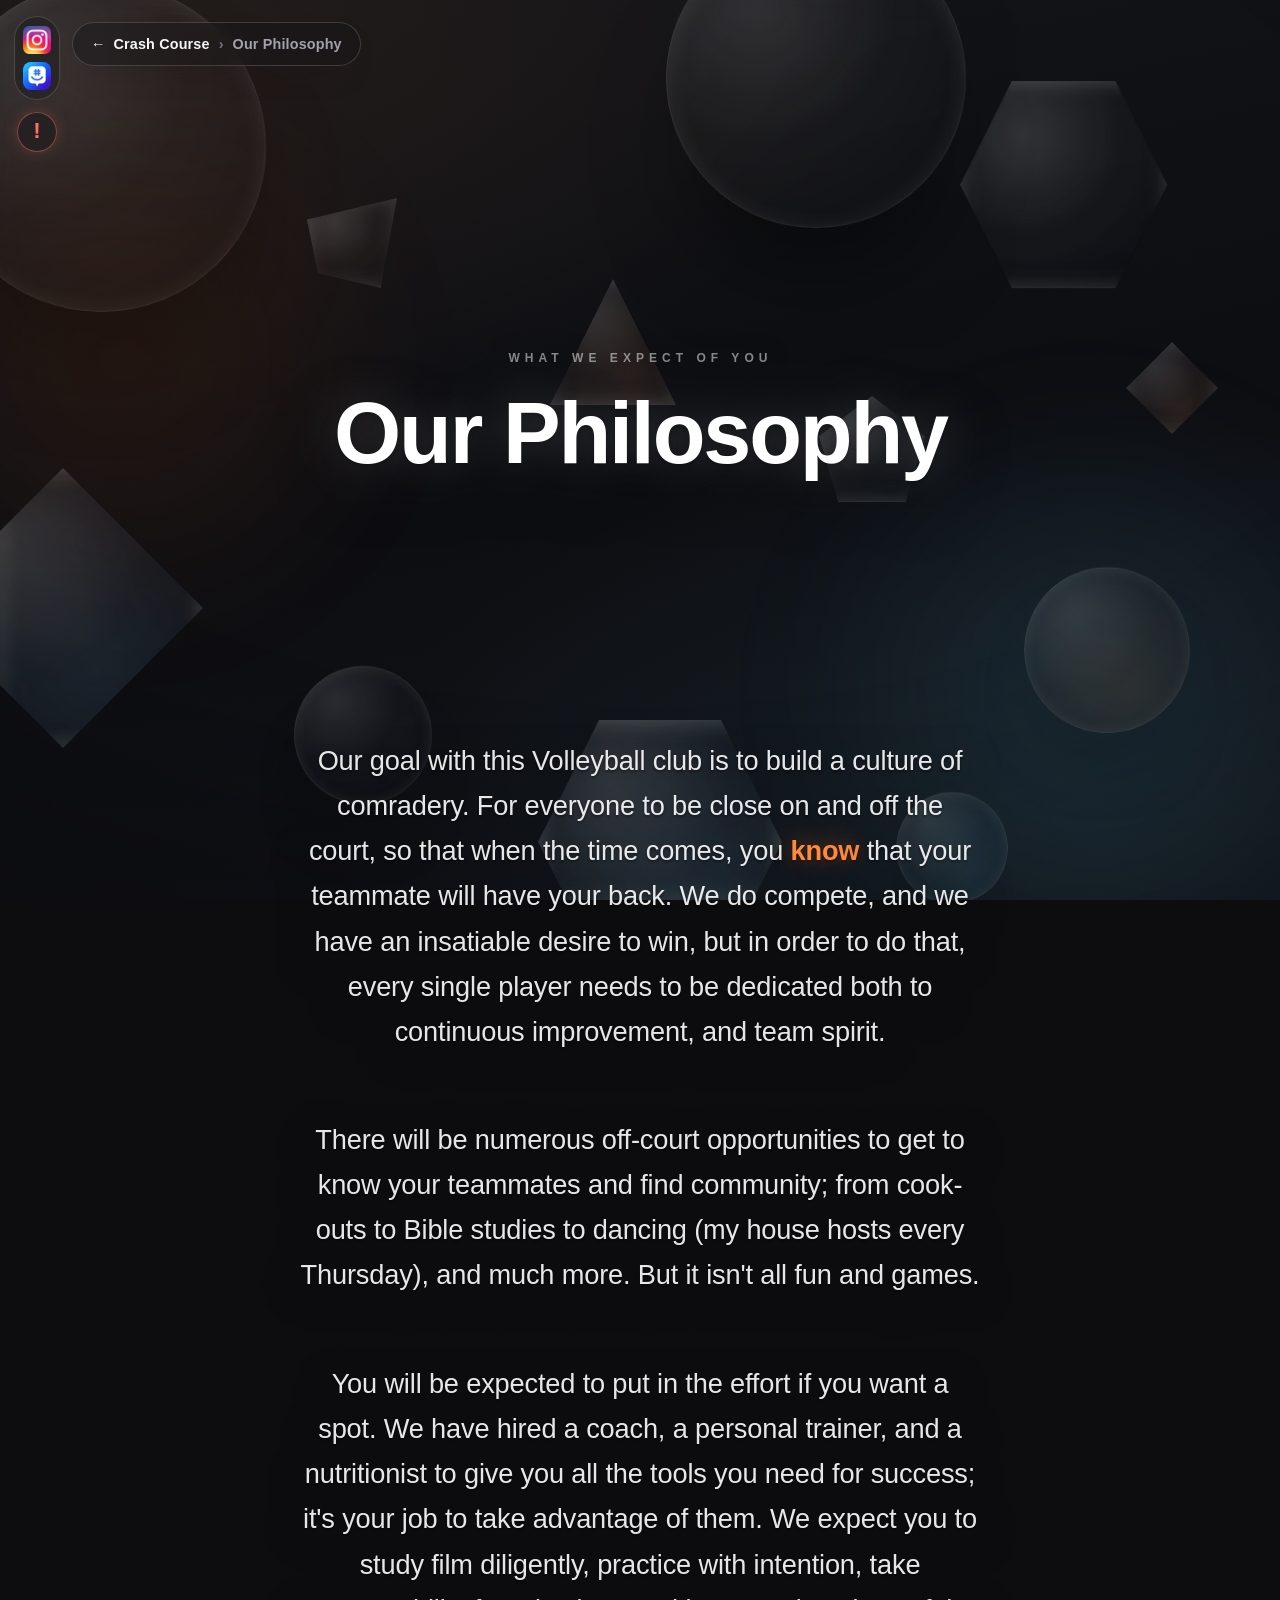
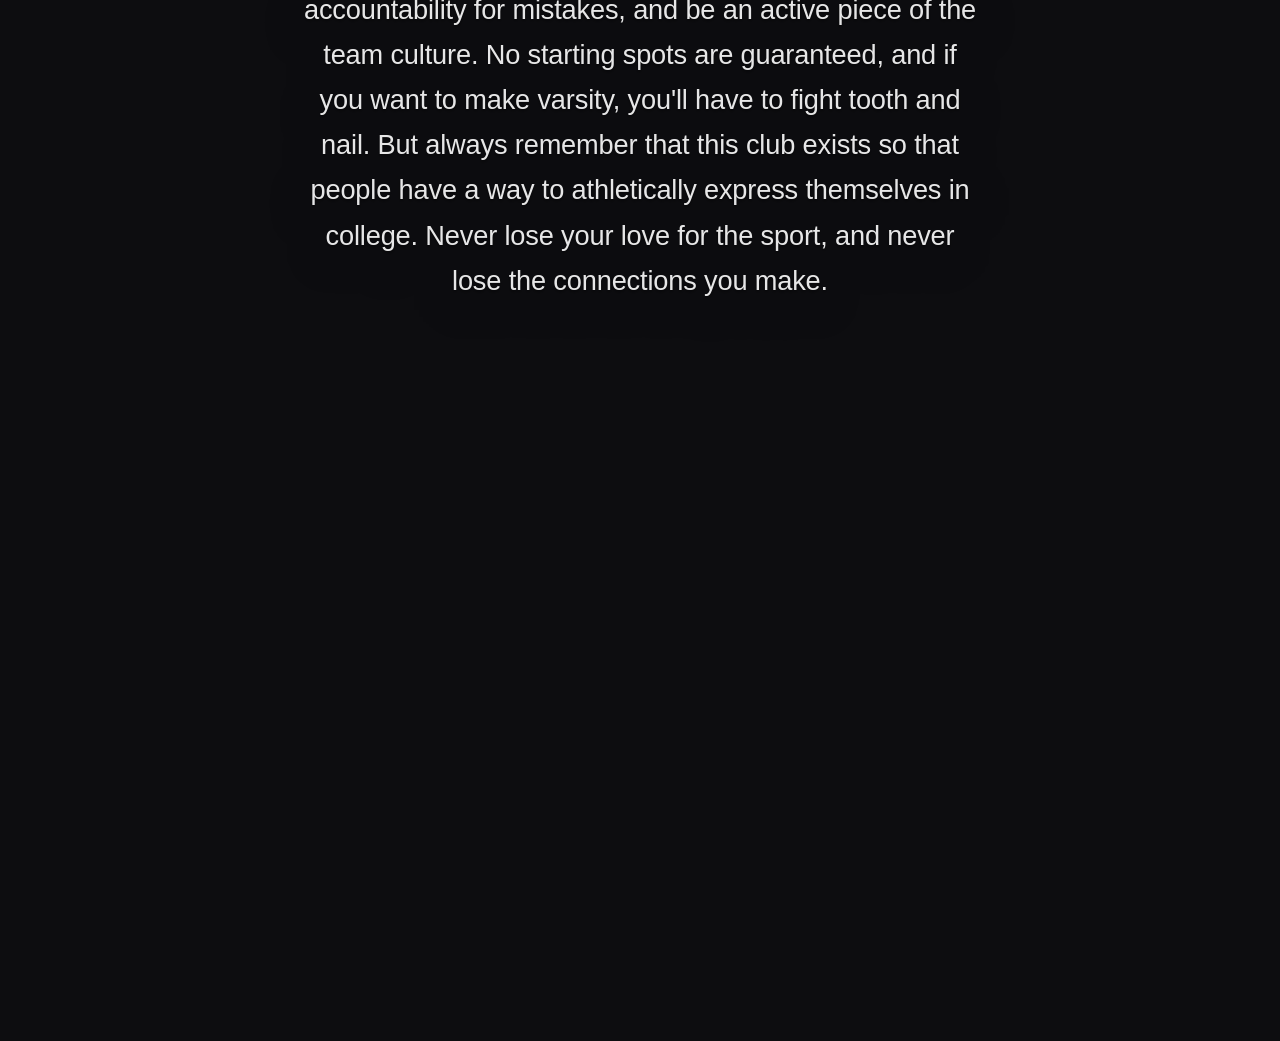
<file: what-we-expect.html>
<!DOCTYPE html>
<html lang="en">
<head>
  <meta charset="UTF-8" />
  <meta name="viewport" content="width=device-width, initial-scale=1.0" />
  <script>document.documentElement.classList.add("js");</script>
  <title>Our Philosophy · The Crash Course on Volleyball</title>
  <meta name="description" content="What we expect of you — the culture, commitment, and community of the Oklahoma State Men's Volleyball Club." />
  <meta name="theme-color" content="#ff6a13" />
  <link rel="icon" href="assets/favicon.svg" type="image/svg+xml" />
  <!-- Social share preview. og:image is relative (best-effort until a live domain is set). -->
  <meta property="og:type" content="website" />
  <meta property="og:site_name" content="The Crash Course on Volleyball" />
  <meta property="og:title" content="What We Expect of You — Our Philosophy" />
  <meta property="og:description" content="The culture, commitment, and community of the Oklahoma State Men's Volleyball Club — what we expect, and what you can expect from us." />
  <meta property="og:image" content="assets/img/hero.jpg" />
  <meta name="twitter:card" content="summary_large_image" />
  <meta name="twitter:title" content="What We Expect of You — Our Philosophy" />
  <meta name="twitter:description" content="The culture, commitment, and community of the Oklahoma State Men's Volleyball Club — what we expect, and what you can expect from us." />
  <meta name="twitter:image" content="assets/img/hero.jpg" />
  <link rel="stylesheet" href="css/styles.css" />
  <link rel="stylesheet" href="css/lesson.css" />
  <link rel="stylesheet" href="css/philosophy.css" />
</head>
<body class="lesson philosophy" id="top">

  <!-- fixed social dock: Instagram + GroupMe logos only (no text) -->
  <aside class="social-dock" aria-label="Follow the club">
    <a class="social-dock__link" href="https://www.instagram.com/osumensvolleyball/" target="_blank" rel="noopener noreferrer" aria-label="Instagram — @osumensvolleyball">
      <img src="assets/ig.png" alt="Instagram" width="28" height="28" />
    </a>
    <a class="social-dock__link" href="https://groupme.com/join_group/116106725/0ItmR3ZP" target="_blank" rel="noopener noreferrer" aria-label="GroupMe — join the group">
      <img class="social-dock__logo--gm" src="assets/groupme.png" alt="GroupMe" width="28" height="28" />
    </a>
  </aside>

  <!-- fixed info dock: club sign-up + dues (top-left, stacked below the social dock) -->
  <aside class="info-dock" aria-label="Club sign-up and dues">
    <button class="info-dock__toggle" type="button" aria-expanded="false" aria-label="Register for the club and pay dues">
      <span class="info-dock__mark" aria-hidden="true">!</span>
    </button>
    <div class="info-dock__panel" role="group" aria-label="Club actions">
      <a class="info-dock__card" href="https://okstate.dserec.com/online/clubsports" target="_blank" rel="noopener noreferrer">
        <span class="info-dock__card-title">REGISTER FOR CLUB HERE</span>
        <span class="info-dock__rule" aria-hidden="true"></span>
      </a>
      <a class="info-dock__card" href="https://secure.touchnet.com/C20271_ustores/web/store_main.jsp?STOREID=162" target="_blank" rel="noopener noreferrer">
        <span class="info-dock__card-title">PAY CLUB DUES HERE</span>
        <span class="info-dock__rule" aria-hidden="true"></span>
      </a>
    </div>
  </aside>

  <!-- fixed field of gently animated glassy shapes; the page scrolls over it -->
  <div class="phil-shapes" aria-hidden="true">
    <span class="ph-circle ph-big"></span>
    <span class="ph-hex"></span>
    <span class="ph-tri ph-orange"></span>
    <span class="ph-diamond ph-sky ph-big"></span>
    <span class="ph-circle ph-orange"></span>
    <span class="ph-pent"></span>
    <span class="ph-hex ph-sky ph-big"></span>
    <span class="ph-blade"></span>
    <span class="ph-circle"></span>
    <span class="ph-diamond ph-orange"></span>
    <span class="ph-circle ph-big"></span>
    <span class="ph-circle ph-sky"></span>
    <span class="ph-glow"></span>
    <span class="ph-glow"></span>
  </div>

  <!-- breadcrumb: back to the crash course + where you are -->
  <nav class="lesson-back" aria-label="Breadcrumb">
    <a class="lesson-back__home" href="index.html">
      <span class="lesson-back__arrow" aria-hidden="true">←</span>
      <span>Crash Course</span>
    </a>
    <span class="lesson-back__sep" aria-hidden="true">›</span>
    <span class="lesson-back__current" aria-current="page">Our Philosophy</span>
  </nav>

  <!-- ============================ HERO TITLE (floating, no plate) ============================ -->
  <header class="phil-hero">
    <h1 class="phil-title reveal reveal--rise">
      <span class="phil-title__eyebrow">What We Expect of You</span>
      Our Philosophy
    </h1>
  </header>

  <main>
    <!-- ============================ FLOATING BODY COPY ============================ -->
    <section class="section phil-wrap">
      <div class="phil-body">
        <p class="reveal reveal--rise">
          Our goal with this Volleyball club is to build a culture of comradery. For everyone to be
          close on and off the court, so that when the time comes, you <em class="phil-em">know</em>
          that your teammate will have your back. We do compete, and we have an insatiable desire to
          win, but in order to do that, every single player needs to be dedicated both to continuous
          improvement, and team spirit.
        </p>
        <p class="reveal reveal--rise">
          There will be numerous off-court opportunities to get to know your teammates and find
          community; from cook-outs to Bible studies to dancing (my house hosts every Thursday), and
          much more. But it isn't all fun and games.
        </p>
        <p class="reveal reveal--rise">
          You will be expected to put in the effort if you want a spot. We have hired a coach, a
          personal trainer, and a nutritionist to give you all the tools you need for success; it's
          your job to take advantage of them. We expect you to study film diligently, practice with
          intention, take accountability for mistakes, and be an active piece of the team culture. No
          starting spots are guaranteed, and if you want to make varsity, you'll have to fight tooth
          and nail. But always remember that this club exists so that people have a way to
          athletically express themselves in college. Never lose your love for the sport, and never
          lose the connections you make.
        </p>
      </div>
    </section>

    <!-- ============================ GRAND FINALE (floating, larger) ============================ -->
    <section class="phil-finale">
      <p class="phil-finale__line reveal reveal--rise">We look forward to playing with you.</p>
    </section>
  </main>

  <script src="js/main.js" defer></script>
</body>
</html>
</file>
<file: css/styles.css>
/* =====================================================================
   THE CRASH COURSE ON VOLLEYBALL — Home page styles
   Palette: OSU orange + black + grey, sky-blue accents.
   Aesthetic goal: Apple-clean — generous space, soft depth, smooth motion.
   ===================================================================== */

/* ---------- Design tokens ---------- */
:root {
  --black:        #08080a;
  --ink:          #0d0d10;      /* page background */
  --panel:        #101014;      /* big black graphics */
  --panel-2:      #16161c;      /* raised cards */
  --panel-3:      #1d1d25;
  --hair:         rgba(255,255,255,0.10);
  --hair-2:       rgba(255,255,255,0.16);

  --white:        #f6f6f8;
  --grey:         #a2a2ab;
  --grey-dim:     #74747e;

  --orange:       #ff6a13;
  --orange-hi:    #ff8a3d;
  --orange-deep:  #e2530a;
  --sky:          #5fc3e8;
  --sky-soft:     #9bdcf3;

  --radius-xl:    40px;
  --radius-lg:    28px;
  --radius-md:    18px;
  --radius-sm:    12px;

  --shadow-soft:  0 24px 70px -30px rgba(0,0,0,0.75);
  --shadow-lift:  0 40px 120px -40px rgba(0,0,0,0.85);
  --ring-glow:    0 0 0 1px rgba(255,106,19,0.55), 0 10px 30px -12px rgba(255,106,19,0.35);

  --ease:         cubic-bezier(0.22, 1, 0.36, 1);      /* Apple-ish ease-out */
  --ease-soft:    cubic-bezier(0.4, 0, 0.2, 1);

  --font: -apple-system, BlinkMacSystemFont, "SF Pro Display", "SF Pro Text",
          "Segoe UI", Roboto, Helvetica, Arial, sans-serif;
  --maxw: 1200px;
}

/* ---------- Reset ---------- */
*, *::before, *::after { box-sizing: border-box; margin: 0; padding: 0; }

html { scroll-behavior: smooth; -webkit-text-size-adjust: 100%; }

body {
  font-family: var(--font);
  background: var(--ink);                 /* fallback behind the fixed photo */
  color: var(--white);
  line-height: 1.55;
  letter-spacing: 0.01em;
  overflow-x: hidden;
  -webkit-font-smoothing: antialiased;
  text-rendering: optimizeLegibility;
}

/* ---------- Global fixed team-photo backdrop ----------
   The team photo is pinned to the viewport for the WHOLE site. Panels scroll
   over it and, in the gaps between them, the players' faces show through. */
body::before {
  content: "";
  position: fixed;
  inset: 0;
  z-index: -10;
  background: url("../assets/img/hero.jpg") center 34% / cover no-repeat;
}
/* subtle, mostly-uniform scrim: keeps panels readable but leaves faces visible */
body::after {
  content: "";
  position: fixed;
  inset: 0;
  z-index: -9;
  pointer-events: none;
  background:
    radial-gradient(150% 100% at 50% 40%, transparent 32%, rgba(6,6,10,0.52) 100%),
    linear-gradient(180deg, rgba(6,6,10,0.34), rgba(6,6,10,0.26) 45%, rgba(6,6,10,0.40));
}

a { color: inherit; text-decoration: none; }
img { display: block; max-width: 100%; }

::selection { background: var(--orange); color: #fff; }

/* =====================================================================
   SOCIAL DOCK — small fixed vertical capsule, top-left of EVERY page
   Holds only the Instagram + GroupMe logos (links); no text. Stays put on
   scroll (position:fixed). Deliberately a LOW z-index so it "layers under"
   any foreground UI it might meet (the breadcrumb pill z-40, the toast z-50);
   the site's animated decorations all live in the background (negative z),
   so they drift behind its glass rather than being covered by it.
   ===================================================================== */
.social-dock {
  position: fixed;
  top: 16px; left: 14px;
  z-index: 8;
  display: flex; flex-direction: column; align-items: center;
  gap: 8px;
  padding: 9px 8px;
  border-radius: 999px;                 /* tall vertical stadium / oval */
  background: rgba(20,20,26,0.42);
  border: 1px solid rgba(255,255,255,0.16);
  backdrop-filter: blur(12px) saturate(120%);
  -webkit-backdrop-filter: blur(12px) saturate(120%);
  box-shadow: 0 14px 34px -20px rgba(0,0,0,0.8);
}
.social-dock__link {
  width: 28px; height: 28px;
  display: grid; place-items: center;
  border-radius: 50%;
  transition: transform 0.4s var(--ease), filter 0.4s var(--ease);
}
.social-dock__link img { width: 100%; height: 100%; display: block; }
/* the GroupMe mark is a full-bleed square logo — round it into its app-icon squircle
   (the Instagram glyph is a transparent outline, so it needs no rounding) */
.social-dock__logo--gm { border-radius: 28%; }
.social-dock__link:hover { transform: translateY(-1px) scale(1.1); filter: brightness(1.08); }
.social-dock__link:focus-visible { outline: 2px solid var(--sky); outline-offset: 3px; }

@media (max-width: 520px) {
  .social-dock { top: 12px; left: 10px; padding: 8px 7px; gap: 7px; }
  .social-dock__link { width: 25px; height: 25px; }
}

/* =====================================================================
   INFO DOCK — small fixed CIRCULAR glass button, top-LEFT of EVERY page,
   stacked DIRECTLY BELOW the social dock (both anchored to the left edge).
   Collapsed: a soothing coral-red "!" in a ~40px circle (about half the
   social dock). On hover / tap / keyboard focus it blooms from the top-left
   corner into a rounded panel holding two orange link cards (Register / Pay
   dues); each has a thin orange underline (signals "this is a link") + the ↗
   external badge (same affordance as the officer rings). z-index 40 so the
   open panel overlays page content.
   ===================================================================== */
:root { --dock-red: #ff6f6a; --dock-red-hi: #ff8b86; }

.info-dock {
  position: fixed;
  top: 112px; left: 14px;               /* stacked directly below the top-left social dock */
  width: 46px;                          /* == social-dock capsule width, so the circle centers under it */
  z-index: 40;
  --dot: 40px;
}
.info-dock__toggle {
  position: relative;
  z-index: 2;
  margin-inline: auto;                  /* center the circle within the dock (aligns to social-dock axis) */
  width: var(--dot); height: var(--dot);
  display: grid; place-items: center;
  border-radius: 50%;
  cursor: pointer;
  color: var(--dock-red);
  font-size: calc(var(--dot) * 0.56);
  font-weight: 900; line-height: 1;
  background: rgba(20,20,26,0.42);
  border: 1px solid rgba(255,111,106,0.45);
  backdrop-filter: blur(12px) saturate(120%);
  -webkit-backdrop-filter: blur(12px) saturate(120%);
  box-shadow: 0 14px 34px -20px rgba(0,0,0,0.8), 0 0 18px -6px rgba(255,111,106,0.5);
  transition: transform 0.5s var(--ease), opacity 0.4s var(--ease), box-shadow 0.5s var(--ease);
}
.info-dock__mark { transform: translateY(-1px); pointer-events: none; }
.info-dock__toggle:hover { box-shadow: 0 14px 34px -20px rgba(0,0,0,0.8), 0 0 24px -4px rgba(255,111,106,0.7); }
.info-dock__toggle:focus-visible { outline: 2px solid var(--sky); outline-offset: 3px; }

.info-dock__panel {
  position: absolute;
  top: 0; left: 0;
  width: max-content;
  max-width: min(78vw, 300px);
  padding: 14px;
  display: flex; flex-direction: column; gap: 12px;
  border-radius: var(--radius-lg);
  background: rgba(16,16,22,0.72);
  border: 1px solid rgba(255,255,255,0.14);
  backdrop-filter: blur(16px) saturate(130%);
  -webkit-backdrop-filter: blur(16px) saturate(130%);
  box-shadow: var(--shadow-lift);
  transform-origin: top left;
  transform: scale(0.32);
  opacity: 0;
  pointer-events: none;
  transition: transform 0.5s var(--ease), opacity 0.45s var(--ease);
}
/* open via the tap-toggle — works on ALL devices (this is the only path on touch) */
.info-dock.is-open .info-dock__panel {
  transform: scale(1); opacity: 1; pointer-events: auto;
}
/* the "!" toggle steps aside as the panel takes over */
.info-dock.is-open .info-dock__toggle {
  opacity: 0; transform: scale(0.6); pointer-events: none;
}
/* Hover / keyboard-focus open — ONLY on devices with a real hovering pointer
   (a mouse). On touch this must NOT fire: it would reveal the panel (and its
   first link) under the finger mid-tap, so the same tap navigates to that link
   instead of just opening the menu. Touch relies solely on .is-open above. */
@media (hover: hover) and (pointer: fine) {
  .info-dock:hover .info-dock__panel,
  .info-dock:focus-within .info-dock__panel {
    transform: scale(1); opacity: 1; pointer-events: auto;
  }
  .info-dock:hover .info-dock__toggle,
  .info-dock:focus-within .info-dock__toggle {
    opacity: 0; transform: scale(0.6); pointer-events: none;
  }
}

.info-dock__card {                     /* an orange title card = an embedded link */
  position: relative;
  display: block;
  padding: 14px 16px 13px;
  border-radius: var(--radius-md);
  background: linear-gradient(120deg, rgba(255,106,19,0.22), rgba(255,138,61,0.12));
  border: 1px solid rgba(255,106,19,0.38);
  color: var(--white);
  transition: transform 0.4s var(--ease), border-color 0.4s var(--ease),
              background 0.4s var(--ease), box-shadow 0.4s var(--ease);
}
.info-dock__card:hover,
.info-dock__card:focus-visible {
  transform: translateY(-2px);
  border-color: rgba(255,106,19,0.7);
  background: linear-gradient(120deg, rgba(255,106,19,0.32), rgba(255,138,61,0.18));
  box-shadow: 0 18px 40px -22px rgba(255,106,19,0.6);
  outline: none;
}
.info-dock__card-title {
  display: block;
  font-size: 0.9rem;
  font-weight: 800;
  letter-spacing: 0.04em;
  line-height: 1.25;
  padding-right: 24px;                  /* room for the ↗ badge */
}
.info-dock__rule {                     /* thin orange underline = link affordance */
  display: block;
  margin-top: 9px;
  width: 46px; height: 2px; border-radius: 2px;
  background: linear-gradient(90deg, var(--orange-hi), var(--orange-deep));
  transition: width 0.4s var(--ease);
}
.info-dock__card:hover .info-dock__rule,
.info-dock__card:focus-visible .info-dock__rule { width: 70px; }

/* ↗ external badge — the same affordance used on the officer rings */
.info-dock__card::after {
  content: "\2197";
  position: absolute; right: 10px; bottom: 10px;
  width: 24px; height: 24px;
  display: grid; place-items: center;
  font-size: 13px; font-weight: 700; line-height: 1;
  color: #fff;
  background: linear-gradient(135deg, var(--orange-hi), var(--orange-deep));
  border-radius: 50%;
  box-shadow: 0 8px 18px -8px rgba(0,0,0,0.75);
  opacity: 0; transform: scale(0.6) translateY(4px);
  transition: opacity 0.4s var(--ease), transform 0.4s var(--ease);
  pointer-events: none;
}
.info-dock__card:hover::after,
.info-dock__card:focus-visible::after { opacity: 1; transform: scale(1) translateY(0); }

@media (max-width: 520px) {
  .info-dock { top: 96px; left: 10px; width: 41px; --dot: 34px; }
  .info-dock__panel { max-width: min(82vw, 270px); }
}

/* =====================================================================
   HERO
   ===================================================================== */
.hero {
  position: relative;
  min-height: 100svh;
  display: flex;
  flex-direction: column;
  justify-content: center;
  align-items: center;
  text-align: center;
  padding: 8vh 24px;
  overflow: hidden;
  isolation: isolate;
}

/* the hero sits over the global fixed photo; this just adds an orange "breath"
   and a touch of extra darkening up top so the title plate reads cleanly */
.hero__scrim {
  position: absolute;
  inset: 0;
  z-index: -2;
  background:
    radial-gradient(120% 90% at 50% 22%, rgba(255,106,19,0.14), transparent 55%),
    linear-gradient(180deg, rgba(6,6,10,0.30) 0%, rgba(6,6,10,0.10) 40%, rgba(6,6,10,0.05) 100%);
}

/* decorative overlay shapes */
.shape { position: absolute; z-index: -1; pointer-events: none; filter: blur(0.2px); }
.shape--circle { border-radius: 50%; }
.shape--a {
  width: 340px; height: 340px; top: 12%; left: 8%;
  background: radial-gradient(circle at 35% 30%, rgba(95,195,232,0.30), rgba(95,195,232,0) 70%);
}
.shape--b {
  width: 260px; height: 260px; bottom: 16%; right: 10%;
  background: radial-gradient(circle at 60% 40%, rgba(255,106,19,0.34), rgba(255,106,19,0) 70%);
}
.shape--c {
  width: 420px; height: 420px; top: 30%; right: -60px;
  background: rgba(255,255,255,0.04);
  border: 1px solid rgba(255,255,255,0.08);
  clip-path: polygon(50% 0, 82% 12%, 100% 42%, 88% 78%, 58% 100%, 22% 92%, 2% 60%, 10% 24%);
  backdrop-filter: blur(2px);
}

.hero__inner {
  position: relative;
  z-index: 1;
  display: flex;
  flex-direction: column;
  align-items: center;
  gap: 26px;
  max-width: 1000px;
}

.hero__plate {
  position: relative;
  padding: 40px clamp(26px, 5vw, 70px);
  border-radius: var(--radius-lg);
  background: rgba(10,10,14,0.34);
  border: 1px solid rgba(255,255,255,0.10);
  box-shadow: var(--shadow-soft);
  backdrop-filter: blur(10px) saturate(120%);
  -webkit-backdrop-filter: blur(10px) saturate(120%);
  /* subtle rough-polygon corner treatment via mask edges */
}

.hero__eyebrow {
  text-transform: uppercase;
  letter-spacing: 0.34em;
  font-size: clamp(10px, 1.4vw, 13px);
  font-weight: 600;
  color: var(--sky-soft);
  margin-bottom: 20px;
}

.hero__title {
  font-size: clamp(2.4rem, 8vw, 5.6rem);
  line-height: 0.98;
  font-weight: 800;
  letter-spacing: -0.02em;
  text-shadow: 0 6px 40px rgba(0,0,0,0.5);
}
.hero__title-accent {
  background: linear-gradient(100deg, var(--orange-hi), var(--orange) 55%, var(--orange-deep));
  -webkit-background-clip: text;
  background-clip: text;
  color: transparent;
}

.hero__byline {
  font-size: clamp(1rem, 2.2vw, 1.35rem);
  color: rgba(246,246,248,0.72);
  font-weight: 400;
}
.hero__byline-link {
  color: var(--white);
  font-weight: 600;
  position: relative;
  padding-bottom: 2px;
}
.hero__byline-link::after {
  content: "";
  position: absolute; left: 0; bottom: -1px;
  width: 100%; height: 2px;
  background: linear-gradient(90deg, var(--orange), var(--sky));
  transform: scaleX(0.24);
  transform-origin: left;
  transition: transform 0.5s var(--ease);
}
.hero__byline-link:hover::after { transform: scaleX(1); }

/* scroll cue */
.hero__scroll {
  position: absolute;
  bottom: 30px; left: 50%; transform: translateX(-50%);
  display: flex; flex-direction: column; align-items: center; gap: 10px;
  z-index: 2;
}
.hero__scroll-dot {
  width: 26px; height: 42px; border-radius: 14px;
  border: 1.5px solid rgba(255,255,255,0.5);
  position: relative;
}
.hero__scroll-dot::after {
  content: ""; position: absolute; top: 8px; left: 50%;
  width: 4px; height: 8px; border-radius: 3px;
  background: var(--white); transform: translateX(-50%);
  animation: scrollDot 1.8s var(--ease-soft) infinite;
}
.hero__scroll-label {
  font-size: 11px; letter-spacing: 0.24em; text-transform: uppercase;
  color: rgba(255,255,255,0.55);
}
@keyframes scrollDot {
  0% { opacity: 0; transform: translate(-50%, 0); }
  30% { opacity: 1; }
  70% { opacity: 1; transform: translate(-50%, 14px); }
  100% { opacity: 0; transform: translate(-50%, 16px); }
}

/* =====================================================================
   SHARED SECTION SCAFFOLD
   ===================================================================== */
.section {
  position: relative;
  max-width: var(--maxw);
  margin: 0 auto;
  padding: clamp(70px, 12vh, 150px) 24px;
}
.section-kicker {
  text-transform: uppercase;
  letter-spacing: 0.28em;
  font-size: 12px;
  font-weight: 600;
  color: var(--orange-hi);
  margin-bottom: 12px;
}
.section-title {
  font-size: clamp(1.7rem, 4.4vw, 3rem);
  font-weight: 750;
  letter-spacing: -0.02em;
  line-height: 1.05;
}

/* =====================================================================
   WELCOME CARD
   ===================================================================== */
.section--welcome { padding-top: clamp(50px, 9vh, 110px); }

.welcome-card {
  position: relative;
  margin: 0 auto;
  max-width: 940px;
  padding: clamp(30px, 5vw, 66px);
  border-radius: var(--radius-xl);
  background: linear-gradient(180deg, var(--panel-2), var(--panel));
  border: 1px solid var(--hair);
  box-shadow: var(--shadow-lift);
  overflow: hidden;
}
.welcome-card__glow {
  position: absolute; inset: 0;
  background: radial-gradient(90% 120% at 100% 0%, rgba(255,106,19,0.16), transparent 55%),
              radial-gradient(80% 90% at 0% 100%, rgba(95,195,232,0.12), transparent 55%);
  pointer-events: none;
}
.welcome-card__kicker {
  position: relative;
  text-transform: uppercase; letter-spacing: 0.28em;
  font-size: 12px; font-weight: 600; color: var(--sky);
  margin-bottom: 20px;
}
.welcome-card__body {
  position: relative;
  font-size: clamp(1.05rem, 1.9vw, 1.35rem);
  line-height: 1.72;
  color: rgba(246,246,248,0.9);
}
.welcome-card__body strong { color: var(--white); font-weight: 700; }
.welcome-card__body em { color: var(--orange-hi); font-style: normal; font-weight: 700; }
.welcome-card__cta-line {
  position: relative;
  margin-top: 28px;
  font-size: clamp(1.15rem, 2.2vw, 1.5rem);
  font-weight: 700;
  letter-spacing: -0.01em;
  background: linear-gradient(90deg, var(--white), var(--orange-hi));
  -webkit-background-clip: text; background-clip: text; color: transparent;
}

/* =====================================================================
   PHOTO BLOBS (rough organic shapes)
   ===================================================================== */
.blob {
  position: relative;
  width: clamp(230px, 34vw, 380px);
  margin-top: clamp(48px, 8vh, 90px);
}
.blob--left  { margin-right: auto; margin-left: clamp(0px, 2vw, 30px); }
.blob--right { margin-left: auto;  margin-right: clamp(0px, 2vw, 30px); }

.blob__frame {
  aspect-ratio: 1 / 1;
  overflow: hidden;
  border: 2px solid rgba(255,106,19,0.5);
  box-shadow: 0 30px 80px -34px rgba(0,0,0,0.9), var(--ring-glow);
  border-radius: 46% 54% 60% 40% / 48% 42% 58% 52%;
  transition: border-radius 1.2s var(--ease), transform 0.9s var(--ease);
  animation: blobMorph 16s ease-in-out infinite;
}
.blob--right .blob__frame { animation-delay: -8s; border-color: rgba(95,195,232,0.55); box-shadow: 0 30px 80px -34px rgba(0,0,0,0.9), 0 0 0 1px rgba(95,195,232,0.5), 0 10px 30px -12px rgba(95,195,232,0.3); }
.blob__frame img { width: 100%; height: 100%; object-fit: cover; transform: scale(1.05); }
.blob:hover .blob__frame { transform: rotate(-1.5deg) scale(1.02); }

@keyframes blobMorph {
  0%,100% { border-radius: 46% 54% 60% 40% / 48% 42% 58% 52%; }
  33%     { border-radius: 60% 40% 45% 55% / 55% 58% 42% 45%; }
  66%     { border-radius: 42% 58% 55% 45% / 40% 50% 50% 60%; }
}
.blob__cap {
  margin-top: 18px;
  font-size: 0.9rem;
  letter-spacing: 0.02em;
  color: var(--grey);
  text-align: center;
}

/* =====================================================================
   WELCOME FEATURE ROW — pyramid blob + "Practice Information" graphic
   (home page only) side by side; stacks on narrow screens.
   ===================================================================== */
.feature-row {
  display: flex;
  align-items: center;
  gap: clamp(28px, 5vw, 64px);
  max-width: 1040px;
  margin: clamp(48px, 8vh, 90px) auto 0;
}
.feature-row .blob { margin: 0; flex: 0 0 auto; }   /* neutralize the blob's auto-margins inside the row */

.practice {
  position: relative;
  flex: 1 1 0;
  min-width: 0;
  padding: clamp(26px, 3.4vw, 44px);
  border-radius: var(--radius-xl);
  background: rgba(12,12,16,0.44);
  border: 1px solid rgba(255,255,255,0.12);
  box-shadow: var(--shadow-soft);
  backdrop-filter: blur(12px) saturate(120%);
  -webkit-backdrop-filter: blur(12px) saturate(120%);
  overflow: hidden;
}
.practice::before {                    /* soft orange/sky accent glow so it pops */
  content: "";
  position: absolute; inset: 0;
  background:
    radial-gradient(90% 120% at 100% 0%, rgba(255,106,19,0.16), transparent 55%),
    radial-gradient(80% 100% at 0% 100%, rgba(95,195,232,0.14), transparent 55%);
  pointer-events: none;
}
.practice__badge {                     /* the title card inside the graphic */
  position: relative;
  display: inline-block;
  padding: 10px 20px;
  border-radius: 999px;
  background: linear-gradient(100deg, var(--orange-hi), var(--orange) 55%, var(--orange-deep));
  color: #fff;
  font-size: clamp(0.78rem, 1.3vw, 0.95rem);
  font-weight: 800;
  letter-spacing: 0.16em;
  text-transform: uppercase;
  box-shadow: 0 12px 28px -14px rgba(255,106,19,0.6);
}
.practice__body {
  position: relative;
  margin-top: clamp(18px, 2.4vw, 26px);
  font-size: clamp(1.05rem, 1.7vw, 1.32rem);
  line-height: 1.7;
  color: rgba(246,246,248,0.92);
}
.practice__hl { font-weight: 800; }                       /* eye-catching data words */
.practice__hl--time { color: var(--sky-soft); white-space: nowrap; }
.practice__hl--day  { color: var(--orange-hi); }

@media (max-width: 860px) {
  .feature-row { flex-direction: column; align-items: center; }
  .feature-row .blob { width: clamp(220px, 62vw, 320px); }
  /* Once stacked, size to content instead of collapsing:
     flex-basis:0 + overflow:hidden was crushing the box to ~0 height
     and clipping the body paragraph. */
  .practice { width: 100%; flex: 0 0 auto; }
}

/* =====================================================================
   EXEC TEAM PANEL
   ===================================================================== */
.team-panel {
  position: relative;
  border-radius: var(--radius-xl);
  background:
    radial-gradient(120% 80% at 50% -10%, rgba(255,106,19,0.10), transparent 60%),
    linear-gradient(180deg, var(--panel), var(--black));
  border: 1px solid var(--hair);
  box-shadow: var(--shadow-lift);
  padding: clamp(36px, 6vw, 80px) clamp(22px, 5vw, 70px) clamp(48px, 7vw, 90px);
}
.team-panel__head { text-align: center; margin-bottom: clamp(38px, 6vh, 66px); }

.roster {
  list-style: none;
  display: grid;
  grid-template-columns: repeat(3, 1fr);
  gap: clamp(28px, 4vw, 52px) clamp(20px, 3vw, 40px);
  max-width: 900px;
  margin: 0 auto;
}
.officer { text-align: center; display: flex; flex-direction: column; align-items: center; }
/* the 7th sits centered on its own row */
.officer--solo { grid-column: 2 / 3; }

.officer__ring {
  --size: clamp(120px, 15vw, 168px);
  width: var(--size); height: var(--size);
  border-radius: 50%;
  padding: 4px;
  background: conic-gradient(from 140deg, var(--orange), var(--orange-hi), var(--orange-deep), var(--orange));
  box-shadow: 0 14px 34px -14px rgba(255,106,19,0.6);
  transition: transform 0.6s var(--ease), box-shadow 0.6s var(--ease);
}
.officer__ring img {
  width: 100%; height: 100%;
  border-radius: 50%;
  object-fit: cover;
  border: 3px solid var(--black);
  filter: grayscale(0.15) contrast(1.02);
  transition: filter 0.6s var(--ease);
}
.officer:hover .officer__ring { transform: translateY(-6px) scale(1.03); box-shadow: 0 22px 44px -14px rgba(255,106,19,0.75); }
.officer:hover .officer__ring img { filter: grayscale(0) contrast(1.05); }

/* rings that link to Instagram (Tyler's stays a plain div = non-interactive) */
a.officer__ring { position: relative; cursor: pointer; display: block; }
a.officer__ring::after {
  content: "\2197";                 /* ↗ — signals "opens external profile" */
  position: absolute; right: 2px; bottom: 2px;
  width: clamp(26px, 3.2vw, 34px); aspect-ratio: 1;
  display: grid; place-items: center;
  font-size: clamp(13px, 1.6vw, 16px); font-weight: 700; line-height: 1;
  color: #fff;
  background: linear-gradient(135deg, var(--orange-hi), var(--orange-deep));
  border-radius: 50%;
  border: 2px solid var(--black);
  box-shadow: 0 8px 18px -8px rgba(0,0,0,0.75);
  opacity: 0; transform: scale(0.6) translateY(4px);
  transition: opacity 0.45s var(--ease), transform 0.45s var(--ease);
  pointer-events: none;
}
.officer:hover a.officer__ring::after,
a.officer__ring:focus-visible::after { opacity: 1; transform: scale(1) translateY(0); }
a.officer__ring:focus-visible { outline: 2px solid var(--sky); outline-offset: 4px; }

.officer__name {
  margin-top: 18px;
  font-size: clamp(1.05rem, 1.7vw, 1.28rem);
  font-weight: 700;
  letter-spacing: -0.01em;
}
.officer__role {
  margin-top: 4px;
  font-size: 0.82rem;
  text-transform: uppercase;
  letter-spacing: 0.16em;
  font-weight: 600;
  color: var(--orange-hi);
}
.officer__bio {
  margin-top: 10px;
  font-size: 0.95rem;
  line-height: 1.5;
  color: var(--grey);
  max-width: 26ch;
}

/* =====================================================================
   PORTAL
   ===================================================================== */
.portal-panel {
  position: relative;
  border-radius: var(--radius-xl);
  background:
    radial-gradient(100% 60% at 0% 0%, rgba(95,195,232,0.10), transparent 55%),
    radial-gradient(100% 60% at 100% 100%, rgba(255,106,19,0.12), transparent 55%),
    linear-gradient(180deg, var(--black), var(--panel));
  border: 1px solid var(--hair);
  box-shadow: var(--shadow-lift);
  padding: clamp(40px, 6vw, 90px) clamp(24px, 5vw, 76px) clamp(48px, 7vw, 96px);
}
.portal-panel__head { text-align: center; margin-bottom: clamp(36px, 6vh, 60px); }

.portal-grid {
  display: grid;
  grid-template-columns: repeat(2, 1fr);
  gap: clamp(16px, 2vw, 22px);
  max-width: 920px;
  margin: 0 auto;
}
.portal-card {
  position: relative;
  display: flex;
  align-items: center;
  gap: 18px;
  min-height: 118px;
  padding: 26px 30px;
  border-radius: var(--radius-lg);
  background: linear-gradient(180deg, var(--panel-3), var(--panel-2));
  border: 1px solid var(--hair);
  overflow: hidden;
  transition: transform 0.55s var(--ease), border-color 0.55s var(--ease), box-shadow 0.55s var(--ease);
}
.portal-card--wide { grid-column: 1 / -1; }

/* The "What We Expect of You" invitation — the one everyone should click.
   Subtle warm differentiation: a faint orange wash, a hair-warmer rim, a soft
   resting glow, and a centered title with a touch more openness in the letters. */
.portal-card--invite {
  justify-content: center;
  text-align: center;
  background:
    radial-gradient(130% 150% at 50% 0%, rgba(255,106,19,0.10), transparent 62%),
    linear-gradient(180deg, var(--panel-3), var(--panel-2));
  border-color: rgba(255,106,19,0.30);
  box-shadow: 0 20px 48px -34px rgba(255,106,19,0.42);
}
.portal-card--invite .portal-card__title {
  flex: 0 1 auto;
  letter-spacing: 0.005em;
}
.portal-card--invite:hover {
  border-color: rgba(255,106,19,0.62);
  box-shadow: 0 30px 66px -30px rgba(255,106,19,0.55);
}

.portal-card::before {
  content: "";
  position: absolute; inset: 0;
  background: linear-gradient(120deg, rgba(255,106,19,0.16), rgba(95,195,232,0.10));
  opacity: 0;
  transition: opacity 0.55s var(--ease);
}
.portal-card:hover {
  transform: translateY(-4px);
  border-color: rgba(255,106,19,0.55);
  box-shadow: 0 26px 60px -30px rgba(255,106,19,0.5);
}
.portal-card:hover::before { opacity: 1; }
.portal-card:active { transform: translateY(-1px) scale(0.995); }

.portal-card__num {
  position: relative;
  font-size: 0.85rem; font-weight: 700; letter-spacing: 0.1em;
  color: var(--orange-hi);
  opacity: 0.85;
}
.portal-card__title {
  position: relative;
  flex: 1;
  font-size: clamp(1.1rem, 2vw, 1.45rem);
  font-weight: 700;
  letter-spacing: -0.01em;
  line-height: 1.15;
}
.portal-card__arrow {
  position: relative;
  font-size: 1.4rem;
  color: var(--grey);
  transition: transform 0.5s var(--ease), color 0.5s var(--ease);
}
.portal-card:hover .portal-card__arrow { transform: translateX(6px); color: var(--white); }

/* =====================================================================
   FOOTER
   ===================================================================== */
.footer {
  text-align: center;
  padding: 70px 24px 90px;
  border-top: 1px solid var(--hair);
  background: var(--black);
}
.footer__line { font-size: 1.15rem; font-weight: 700; letter-spacing: -0.01em; }
.footer__sub { margin-top: 8px; color: var(--grey); font-size: 0.92rem; }
.footer__sub a { color: var(--sky-soft); }
.footer__sub a:hover { text-decoration: underline; }
.footer__top {
  display: inline-block; margin-top: 26px;
  font-size: 0.85rem; letter-spacing: 0.14em; text-transform: uppercase;
  color: var(--grey-dim);
  transition: color 0.4s var(--ease);
}
.footer__top:hover { color: var(--orange-hi); }

/* ---------- Footer mini-portal (sub-pages) ----------
   A compact row of all five sections so every sub-page is also a hub — jump
   straight to any other section without bouncing back to the home portal.
   The current page is marked (.is-current) and reads as inert. */
.footer-portal {
  max-width: 900px;
  margin: 0 auto clamp(34px, 5vh, 50px);
  display: flex; flex-wrap: wrap; justify-content: center; gap: 10px 14px;
}
.footer-portal__link {
  display: inline-flex; align-items: center; gap: 8px;
  padding: 9px 16px;
  border-radius: 999px;
  font-size: 0.9rem; font-weight: 600;
  color: var(--grey);
  border: 1px solid var(--hair);
  background: rgba(255,255,255,0.03);
  transition: color 0.4s var(--ease), border-color 0.4s var(--ease),
              background 0.4s var(--ease), transform 0.4s var(--ease);
}
.footer-portal__num { font-size: 0.72rem; font-weight: 700; letter-spacing: 0.08em; color: var(--orange-hi); }
.footer-portal__link:hover {
  color: var(--white); border-color: rgba(255,106,19,0.5);
  background: rgba(255,106,19,0.08); transform: translateY(-2px);
}
.footer-portal__link.is-current {
  color: var(--white); border-color: rgba(255,106,19,0.4);
  background: rgba(255,106,19,0.10); cursor: default;
}
.footer-portal__link.is-current:hover { transform: none; }

/* =====================================================================
   TOAST (coming-soon)
   ===================================================================== */
.toast {
  position: fixed;
  left: 50%; bottom: 32px;
  transform: translate(-50%, 140%);
  background: rgba(20,20,26,0.92);
  border: 1px solid var(--hair-2);
  color: var(--white);
  padding: 14px 24px;
  border-radius: 999px;
  font-size: 0.95rem;
  font-weight: 500;
  box-shadow: var(--shadow-soft);
  backdrop-filter: blur(14px);
  z-index: 50;
  transition: transform 0.6s var(--ease), opacity 0.6s var(--ease);
  opacity: 0;
  pointer-events: none;
}
.toast.show { transform: translate(-50%, 0); opacity: 1; }

/* =====================================================================
   SCROLL-REVEAL ANIMATIONS
   ===================================================================== */
/* Scroll-reveal is a PROGRESSIVE ENHANCEMENT. The hidden state is gated behind
   the `.js` class (added by an inline script in each page's <head> the moment
   JS runs). If JavaScript is unavailable — e.g. a phone opening the files from
   inside a ZIP, where the in-app viewer disables scripts — the `.js` class is
   never added, so all content stays fully visible instead of stuck at opacity 0. */
.reveal {
  transition: opacity 0.9s var(--ease), transform 0.9s var(--ease);
  will-change: opacity, transform;
}
.js .reveal {
  opacity: 0;
  transform: translateY(38px);
}
.js .reveal--rise { transform: translateY(60px) scale(0.985); }
.reveal.in { opacity: 1; transform: none; }

/* stagger officers & portal cards by index (set via JS custom prop) */
.reveal[style*="--i"] { transition-delay: calc(var(--i) * 80ms); }

/* =====================================================================
   RESPONSIVE
   ===================================================================== */
@media (max-width: 860px) {
  .roster { grid-template-columns: repeat(2, 1fr); max-width: 520px; }
  .officer--solo { grid-column: 1 / -1; }
  .portal-grid { grid-template-columns: 1fr; }
  .blob { width: clamp(220px, 62vw, 320px); margin-left: auto; margin-right: auto; }
}
@media (max-width: 520px) {
  .roster { grid-template-columns: 1fr; max-width: 320px; }
  .hero__plate { padding: 30px 22px; }
  .portal-card { min-height: 96px; padding: 22px 22px; }
}

/* Respect reduced-motion preferences */
@media (prefers-reduced-motion: reduce) {
  * { animation: none !important; }
  html { scroll-behavior: auto; }
  .reveal { opacity: 1 !important; transform: none !important; transition: none !important; }
  .hero__bg { transform: scale(1.02); }
}
</file>
<file: css/lesson.css>
/* =====================================================================
   HITTING, SETTING, & RECEIVING — lesson sub-page styles
   Loaded AFTER styles.css: inherits all design tokens, the .reveal scroll
   system, the footer, and the toast. This file only:
     1. swaps the global fixed team-photo backdrop for a soothing grey,
     2. adds the calmer, more-translucent lesson graphics,
     3. styles the three vertical skill cards + their YouTube thumbnails.
   Aesthetic: same Apple-clean motion language as the home page, but softer
   and more inviting — this page is here to teach, not to impress.
   ===================================================================== */

/* ---------- Swap the global backdrop for a welcoming grey ----------
   styles.css pins the team photo to the viewport for the whole site. On a
   teaching page we want a calm, soothing grey instead — not pure black. */
body.lesson::before {
  background:
    radial-gradient(120% 90% at 12% 8%,  rgba(255,138,61,0.11), transparent 48%),
    radial-gradient(120% 95% at 88% 92%, rgba(95,195,232,0.14), transparent 50%),
    linear-gradient(165deg, #4a4d55 0%, #3d3f47 48%, #45474f 100%);
}
body.lesson::after {
  background:
    radial-gradient(150% 110% at 50% 24%, transparent 60%, rgba(18,18,22,0.30) 100%);
}

/* soft, slow-drifting ambient shapes — the "shapes and hues" of the page */
.lesson-ambient { position: fixed; inset: 0; z-index: -8; pointer-events: none; overflow: hidden; }
.lesson-ambient span {
  position: absolute; border-radius: 50%; filter: blur(46px); opacity: 0.55;
  animation: drift 26s ease-in-out infinite;
}
.lesson-ambient span:nth-child(1) {
  width: 420px; height: 420px; top: -80px; left: -60px;
  background: radial-gradient(circle at 40% 40%, rgba(255,106,19,0.22), transparent 70%);
}
.lesson-ambient span:nth-child(2) {
  width: 480px; height: 480px; bottom: -120px; right: -80px;
  background: radial-gradient(circle at 50% 50%, rgba(95,195,232,0.22), transparent 70%);
  animation-delay: -13s;
}
.lesson-ambient span:nth-child(3) {
  width: 340px; height: 340px; top: 46%; left: 60%;
  background: radial-gradient(circle at 50% 50%, rgba(255,255,255,0.06), transparent 70%);
  animation-delay: -7s;
}
@keyframes drift {
  0%,100% { transform: translate(0,0) scale(1); }
  50%     { transform: translate(26px,-30px) scale(1.06); }
}

/* ---------- Breadcrumb pill (fixed, subtle) ----------
   Was a single "back to home" link; now a breadcrumb — "← Crash Course › <this
   page>". The home half is the link; the current crumb is inert. On phones the
   crumb + separator collapse so only the back-link shows (see the 520px query). */
.lesson-back {
  position: fixed; top: 22px; left: 72px; z-index: 40;   /* left:72 clears the fixed social dock in the corner */
  display: inline-flex; align-items: center; gap: 9px;
  max-width: min(70vw, 440px);
  padding: 10px 18px;
  border-radius: 999px;
  font-size: 0.9rem; font-weight: 600; letter-spacing: 0.01em;
  color: var(--white);
  background: rgba(20,20,26,0.42);
  border: 1px solid rgba(255,255,255,0.16);
  backdrop-filter: blur(12px) saturate(120%);
  -webkit-backdrop-filter: blur(12px) saturate(120%);
  box-shadow: 0 14px 34px -20px rgba(0,0,0,0.8);
  transition: background 0.5s var(--ease), border-color 0.5s var(--ease);
}
.lesson-back:hover { background: rgba(20,20,26,0.6); border-color: rgba(255,106,19,0.5); }
.lesson-back__home {
  display: inline-flex; align-items: center; gap: 8px;
  color: var(--white); white-space: nowrap;
  transition: color 0.4s var(--ease);
}
.lesson-back__home:hover { color: var(--orange-hi); }
.lesson-back__arrow { display: inline-block; transition: transform 0.5s var(--ease); }
.lesson-back__home:hover .lesson-back__arrow { transform: translateX(-4px); }
.lesson-back__home:focus-visible { outline: 2px solid var(--sky); outline-offset: 3px; border-radius: 8px; }
.lesson-back__sep { flex: 0 0 auto; color: var(--grey-dim); }
.lesson-back__current {
  color: var(--grey); font-weight: 600;
  white-space: nowrap; overflow: hidden; text-overflow: ellipsis;
}

/* ---------- Chapter pager (prev / next through the crash course) ----------
   Sits just below a page's content, above the footer. Lets a reader walk the
   course like chapters instead of returning home between every section. */
.lesson-pager {
  max-width: 1120px;
  margin: clamp(34px, 7vh, 84px) auto 0;
  padding: 0 24px;
  display: grid;
  grid-template-columns: 1fr 1fr;
  gap: clamp(12px, 1.6vw, 20px);
}
.lesson-pager__link {
  display: flex; flex-direction: column; gap: 7px;
  padding: clamp(18px, 2.4vw, 26px) clamp(20px, 2.6vw, 30px);
  border-radius: var(--radius-lg);
  background: linear-gradient(180deg, rgba(255,255,255,0.10), rgba(255,255,255,0.045));
  border: 1px solid rgba(255,255,255,0.14);
  box-shadow: 0 20px 50px -40px rgba(0,0,0,0.7);
  backdrop-filter: blur(12px) saturate(120%);
  -webkit-backdrop-filter: blur(12px) saturate(120%);
  transition: transform 0.5s var(--ease), border-color 0.5s var(--ease), box-shadow 0.5s var(--ease);
}
.lesson-pager__link--next { text-align: right; align-items: flex-end; }
.lesson-pager__link:hover {
  transform: translateY(-4px);
  border-color: rgba(255,106,19,0.5);
  box-shadow: 0 30px 60px -34px rgba(255,106,19,0.4);
}
.lesson-pager__link:active { transform: translateY(-1px) scale(0.996); }
.lesson-pager__dir {
  display: inline-flex; align-items: center; gap: 8px;
  font-size: 0.76rem; font-weight: 700; letter-spacing: 0.14em; text-transform: uppercase;
  color: var(--orange-hi);
}
.lesson-pager__chev { display: inline-block; transition: transform 0.5s var(--ease); }
.lesson-pager__link--prev:hover .lesson-pager__chev { transform: translateX(-5px); }
.lesson-pager__link--next:hover .lesson-pager__chev { transform: translateX(5px); }
.lesson-pager__meta { display: flex; align-items: baseline; gap: 10px; }
.lesson-pager__link--next .lesson-pager__meta { flex-direction: row-reverse; }
.lesson-pager__num { font-size: 0.82rem; font-weight: 700; letter-spacing: 0.1em; color: var(--sky-soft); }
.lesson-pager__name {
  font-size: clamp(1.05rem, 2vw, 1.4rem); font-weight: 750; letter-spacing: -0.01em;
  color: var(--white); line-height: 1.14;
}
@media (max-width: 620px) {
  .lesson-pager { grid-template-columns: 1fr; }
  .lesson-pager__link--next { text-align: left; align-items: flex-start; }
  .lesson-pager__link--next .lesson-pager__meta { flex-direction: row; }
}

/* ---------- Hero title graphic ----------
   Top is blank on load, then this plate fades in on its own (small delay). */
.lesson-hero {
  min-height: 76svh;
  display: flex; flex-direction: column; justify-content: center; align-items: center;
  text-align: center;
  padding: 16vh 24px 6vh;
}
.lesson-title-graphic {
  position: relative;
  padding: clamp(30px, 5vw, 58px) clamp(28px, 6vw, 76px);
  border-radius: var(--radius-xl);
  background: linear-gradient(180deg, rgba(255,255,255,0.10), rgba(255,255,255,0.045));
  border: 1px solid rgba(255,255,255,0.16);
  box-shadow: 0 30px 90px -44px rgba(0,0,0,0.8);
  backdrop-filter: blur(16px) saturate(125%);
  -webkit-backdrop-filter: blur(16px) saturate(125%);
  overflow: hidden;
  transition-delay: 0.22s;           /* the "blank, then fades in" beat */
}
.lesson-title-graphic::before {
  content: ""; position: absolute; inset: 0; pointer-events: none;
  background: radial-gradient(90% 130% at 100% 0%, rgba(255,106,19,0.16), transparent 55%),
              radial-gradient(80% 100% at 0% 100%, rgba(95,195,232,0.14), transparent 55%);
}
.lesson-hero__eyebrow {
  position: relative;
  text-transform: uppercase; letter-spacing: 0.32em;
  font-size: clamp(10px, 1.4vw, 13px); font-weight: 600;
  color: var(--sky-soft); margin-bottom: 18px;
}
.lesson-title {
  position: relative;
  font-size: clamp(2rem, 6.6vw, 4.6rem);
  line-height: 0.99; font-weight: 800; letter-spacing: -0.02em;
  text-shadow: 0 6px 40px rgba(0,0,0,0.35);
}
.lesson-title__accent {
  background: linear-gradient(100deg, var(--orange-hi), var(--orange) 55%, var(--orange-deep));
  -webkit-background-clip: text; background-clip: text; color: transparent;
}

/* ---------- Intro copy ---------- */
.lesson-intro { padding-top: clamp(20px, 4vh, 50px); }

.lesson-card {
  position: relative;
  max-width: 900px;
  margin: 0 auto;
  padding: clamp(26px, 4vw, 48px) clamp(26px, 5vw, 60px);
  border-radius: var(--radius-xl);
  /* calmer + more transparent than the home page's solid panels */
  background: linear-gradient(180deg, rgba(255,255,255,0.11), rgba(255,255,255,0.05));
  border: 1px solid rgba(255,255,255,0.14);
  box-shadow: 0 26px 70px -46px rgba(0,0,0,0.7);
  backdrop-filter: blur(14px) saturate(120%);
  -webkit-backdrop-filter: blur(14px) saturate(120%);
}
/* the three grouped paragraphs sit tightly together */
.lesson-card + .lesson-card { margin-top: clamp(14px, 1.8vh, 20px); }

/* the wider closing card sits a little farther from the grouped trio */
.lesson-card--wide { max-width: 1080px; }
.lesson-card + .lesson-card--wide { margin-top: clamp(38px, 5.5vh, 64px); }

.lesson-card__body {
  font-size: clamp(1.05rem, 1.9vw, 1.3rem);
  line-height: 1.72;
  color: rgba(255,255,255,0.92);
}
.lesson-card__body em { color: var(--orange-hi); font-style: normal; font-weight: 700; }
.lesson-card__body strong { color: var(--white); font-weight: 700; }

/* position words — colored to match their video cards below (hitter/setter/receiving) */
.lesson-card__body strong.pos-hit { color: var(--orange-hi); }
.lesson-card__body strong.pos-set { color: var(--sky-soft); }
.lesson-card__body strong.pos-lib {
  background: linear-gradient(100deg, var(--orange-hi), var(--sky-soft));
  -webkit-background-clip: text; background-clip: text; color: transparent;
}

/* ---------- The three vertical skill cards ---------- */
.lesson-videos { max-width: 1120px; }
.lesson-videos__head { text-align: center; margin-bottom: clamp(30px, 5vh, 54px); }

.skill-row {
  display: grid;
  grid-template-columns: repeat(3, 1fr);
  gap: clamp(14px, 1.8vw, 24px);
}

.skill-card {
  position: relative;
  display: flex; flex-direction: column;
  border-radius: var(--radius-lg);
  overflow: hidden;
  background: linear-gradient(180deg, rgba(255,255,255,0.12), rgba(255,255,255,0.05));
  border: 1px solid rgba(255,255,255,0.16);
  box-shadow: 0 26px 60px -40px rgba(0,0,0,0.75);
  backdrop-filter: blur(10px) saturate(120%);
  -webkit-backdrop-filter: blur(10px) saturate(120%);
  transition: transform 0.55s var(--ease), border-color 0.55s var(--ease), box-shadow 0.55s var(--ease);
}
.skill-card:hover {
  transform: translateY(-6px);
  border-color: rgba(255,106,19,0.5);
  box-shadow: 0 34px 70px -34px rgba(255,106,19,0.4);
}
.skill-card:active { transform: translateY(-2px) scale(0.995); }

.skill-card__title {
  padding: clamp(20px, 2.4vw, 30px) 20px clamp(16px, 2vw, 22px);
  text-align: center;
  font-size: clamp(1.15rem, 2vw, 1.6rem);
  font-weight: 800; letter-spacing: 0.02em;
}
.skill-card:nth-child(1) .skill-card__title { color: var(--orange-hi); }
.skill-card:nth-child(2) .skill-card__title { color: var(--sky-soft); }
.skill-card:nth-child(3) .skill-card__title {
  background: linear-gradient(100deg, var(--orange-hi), var(--sky-soft));
  -webkit-background-clip: text; background-clip: text; color: transparent;
}

/* the thumbnail: image only, cropped to fit; the whole card is the link */
.skill-card__thumb {
  position: relative;
  aspect-ratio: 4 / 5;               /* keeps each card a tall vertical rectangle */
  overflow: hidden;
  margin: 0 clamp(10px, 1.4vw, 16px) clamp(12px, 1.6vw, 18px);
  border-radius: var(--radius-md);
  border: 1px solid rgba(255,255,255,0.12);
}
.skill-card__thumb img {
  width: 100%; height: 100%;
  object-fit: cover;                 /* crop the 16:9 thumb into the tall frame */
  transform: scale(1.02);
  transition: transform 0.8s var(--ease), filter 0.6s var(--ease);
  filter: saturate(1.02) contrast(1.02);
}
.skill-card:hover .skill-card__thumb img { transform: scale(1.07); }

.skill-card__thumb::after {         /* soft bottom scrim for the hint text */
  content: ""; position: absolute; inset: 0; pointer-events: none;
  background: linear-gradient(180deg, transparent 55%, rgba(8,8,12,0.55));
}
.skill-card__play {
  position: absolute; top: 50%; left: 50%;
  width: clamp(52px, 6vw, 68px); height: clamp(52px, 6vw, 68px);
  transform: translate(-50%, -50%) scale(0.9);
  display: grid; place-items: center;
  border-radius: 50%;
  background: rgba(255,106,19,0.92);
  box-shadow: 0 14px 34px -12px rgba(255,106,19,0.7);
  color: #fff; z-index: 2;
  opacity: 0.92;
  transition: transform 0.5s var(--ease), opacity 0.5s var(--ease), background 0.5s var(--ease);
}
.skill-card__play svg { width: 42%; height: 42%; margin-left: 3px; }
.skill-card:hover .skill-card__play { transform: translate(-50%, -50%) scale(1.06); opacity: 1; }

.skill-card__hint {
  position: absolute; left: 0; right: 0; bottom: 14px;
  text-align: center; z-index: 2;
  font-size: 0.82rem; font-weight: 600; letter-spacing: 0.14em; text-transform: uppercase;
  color: rgba(255,255,255,0.86);
}

/* ---------- Responsive ---------- */
@media (max-width: 860px) {
  .skill-row { grid-template-columns: 1fr; max-width: 460px; margin: 0 auto; gap: 22px; }
  .skill-card__thumb { aspect-ratio: 16 / 10; }
  .lesson-hero { min-height: 66svh; }
}
@media (max-width: 520px) {
  .lesson-back { top: 14px; left: 56px; padding: 9px 15px; font-size: 0.84rem; max-width: min(68vw, 280px); }
  .lesson-back__sep, .lesson-back__current { display: none; }   /* phone: just the back-link, right of the dock */
}
</file>
<file: css/players.css>
/* =====================================================================
   PLAYERS TO STUDY — sub-page styles
   Loaded AFTER styles.css + lesson.css: inherits the grey lesson theme
   (backdrop, ambient, back-pill, title graphic, glass cards, footer, the
   .reveal system). This file adds ONLY the interactive node cloud.

   The cloud: 9 small circular player photos in a loose, wide hexagon. Hover
   (or tap on touch) balloons a node fast + smooth and shoves its neighbours
   out of the way (JS sets each neighbour's --px/--py push); a paired text
   circle with the SAME thin rim slides out from behind the photo with the
   player's name + bio. One active at a time.
   ===================================================================== */

/* ---- Section framing ---- */
.players-cloud { padding-top: clamp(6px, 2vh, 24px); }
.players-cloud__hint {
  text-align: center;
  margin: 0 auto clamp(6px, 2vh, 18px);
  font-size: 0.82rem; font-weight: 600; letter-spacing: 0.16em; text-transform: uppercase;
  color: rgba(255,255,255,0.62);
}

/* ---- The hexagonal stage the nodes are positioned within ---- */
.players-stage {
  position: relative;
  width: 100%;
  max-width: 1180px;
  height: clamp(600px, 88vh, 940px);
  margin: 0 auto;
  /* node sizing tokens (overridable per breakpoint) */
  --base: clamp(58px, 6.1vw, 90px);    /* resting diameter — kept small */
  --big:  clamp(206px, 30vw, 376px);   /* ballooned photo diameter */
  --card: clamp(226px, 33vw, 416px);   /* text-circle diameter */
}

/* ---- A node = a positioned point holding a photo disc + a text disc ---- */
.pnode {
  position: absolute;
  left: var(--x); top: var(--y);
  width: 0; height: 0;                          /* it's just an anchor point */
  transform: translate(var(--px, 0px), var(--py, 0px));   /* JS "shove" vector */
  transition: transform 0.34s var(--ease);
  z-index: 2;
}
.pnode.is-active { z-index: 40; }

/* the player photo circle — grows by animating its SIZE so the rim stays thin */
.pnode__disc {
  position: absolute; left: 0; top: 0;
  width: var(--base); height: var(--base);
  transform: translate(-50%, -50%);
  border-radius: 50%;
  overflow: hidden;
  cursor: pointer;
  padding: 0; margin: 0; appearance: none; -webkit-appearance: none;
  display: block;
  border: 2px solid var(--rim);
  background: #14151a;
  box-shadow:
    0 14px 34px -16px rgba(0,0,0,0.75),
    0 0 20px -6px color-mix(in srgb, var(--rim) 55%, transparent);
  transition: width 0.32s var(--ease), height 0.32s var(--ease),
              box-shadow 0.32s var(--ease);
  will-change: width, height;
  -webkit-tap-highlight-color: transparent;
}
.pnode__disc img {
  width: 100%; height: 100%; object-fit: cover; display: block;
  transition: filter 0.32s var(--ease);
  filter: saturate(1.02) contrast(1.02);
}
.pnode:not(.is-active) .pnode__disc:hover { box-shadow:
    0 16px 38px -14px rgba(0,0,0,0.8),
    0 0 26px -4px color-mix(in srgb, var(--rim) 75%, transparent); }
.pnode.is-active .pnode__disc {
  width: var(--big); height: var(--big);
  box-shadow:
    0 40px 80px -26px rgba(0,0,0,0.85),
    0 0 46px -6px color-mix(in srgb, var(--rim) 70%, transparent);
}

/* the paired text circle — hidden behind the photo, slides out on activate */
.pnode__card {
  position: absolute; left: 0; top: 0;
  width: var(--card); height: var(--card);
  transform: translate(-50%, -50%) scale(0.42);
  opacity: 0;
  border-radius: 50%;
  border: 2px solid var(--rim);
  background:
    radial-gradient(120% 120% at 30% 22%, rgba(255,255,255,0.16), rgba(255,255,255,0.05) 55%, rgba(255,255,255,0.03)),
    rgba(22,23,28,0.72);
  box-shadow:
    0 40px 90px -30px rgba(0,0,0,0.85),
    0 0 46px -8px color-mix(in srgb, var(--rim) 60%, transparent);
  backdrop-filter: blur(16px) saturate(125%);
  -webkit-backdrop-filter: blur(16px) saturate(125%);
  display: grid; place-items: center;
  text-align: center;
  z-index: -1;                                  /* behind the photo when resting */
  pointer-events: none;
  transition: transform 0.36s var(--ease), opacity 0.28s var(--ease);
}
.pnode.is-active .pnode__card {
  opacity: 1;
  z-index: 1;
  pointer-events: auto;          /* reading the text keeps the node open */
  /* --cardx/--cardy (px, toward stage centre) set by JS so it clears the photo */
  transform: translate(calc(-50% + var(--cardx, 60px)), calc(-50% + var(--cardy, 60px))) scale(1);
}

.pnode__card-inner {
  width: 74%;                                   /* keep text off the circle's curve */
  max-height: 78%;
  overflow: hidden;
}
.pnode__name {
  font-weight: 800;
  font-size: clamp(0.98rem, 1.7vw, 1.4rem);
  letter-spacing: -0.01em;
  line-height: 1.05;
  color: var(--rim);
  margin-bottom: 0.5em;
  text-shadow: 0 2px 10px rgba(0,0,0,0.4);
}
.pnode__text {
  font-size: clamp(0.62rem, 1.15vw, 0.82rem);
  line-height: 1.36;
  color: rgba(255,255,255,0.92);
}
/* the two long bios drop a hair smaller so they sit comfortably in the circle */
.pnode--long .pnode__text { font-size: clamp(0.58rem, 1.02vw, 0.74rem); line-height: 1.3; }

/* while ANY node is active, dim the resting ones a touch so the pair pops */
.players-stage.has-active .pnode:not(.is-active) .pnode__disc { opacity: 0.62; }
.players-stage.has-active .pnode:not(.is-active) .pnode__disc img { filter: saturate(0.9) contrast(1) brightness(0.86); }

/* ---------- Responsive: a taller, narrower hex for phones/tablets ---------- */
@media (max-width: 720px) {
  .players-stage {
    height: clamp(660px, 128vw, 1040px);
    --base: clamp(74px, 20vw, 116px);
    --big:  clamp(230px, 62vw, 320px);
    --card: clamp(250px, 66vw, 344px);
  }
}

@media (prefers-reduced-motion: reduce) {
  .pnode, .pnode__disc, .pnode__card { transition: none !important; }
}
</file>
<file: css/reffing.css>
/* =====================================================================
   REFFING — sub-page styles
   Loaded AFTER styles.css + lesson.css. The page uses <body class="lesson
   reffing">, so it inherits the whole soothing-grey theme (backdrop, ambient
   shapes, back-pill, title graphic, translucent cards). This file only:
     1. pulls the intro copy up "very near" the REFFING title,
     2. lays out the 2-col × 3-row gallery of reference-photo cards.
   ===================================================================== */

/* the body paragraph should sit close under the title, not a full hero away */
body.reffing .lesson-hero { min-height: 44svh; padding: 14vh 24px 2vh; }
.reffing-intro { padding-top: clamp(14px, 2.5vh, 30px); }

/* ---------- Gallery: 3 rows of 2 ---------- */
.reffing-gallery { max-width: 960px; }
.reffing-gallery__head { text-align: center; margin-bottom: clamp(28px, 5vh, 50px); }

.ref-grid {
  display: grid;
  grid-template-columns: repeat(2, 1fr);
  gap: clamp(16px, 2.2vw, 26px);
}

.ref-card {
  position: relative;
  display: flex; flex-direction: column;
  border-radius: var(--radius-lg);
  overflow: hidden;
  /* same calm, translucent glass as the H/S/R skill cards */
  background: linear-gradient(180deg, rgba(255,255,255,0.12), rgba(255,255,255,0.05));
  border: 1px solid rgba(255,255,255,0.16);
  box-shadow: 0 26px 60px -40px rgba(0,0,0,0.75);
  backdrop-filter: blur(10px) saturate(120%);
  -webkit-backdrop-filter: blur(10px) saturate(120%);
  transition: transform 0.55s var(--ease), border-color 0.55s var(--ease), box-shadow 0.55s var(--ease);
}
/* only the linked cards react to hover */
a.ref-card:hover {
  transform: translateY(-6px);
  border-color: rgba(255,106,19,0.5);
  box-shadow: 0 34px 70px -34px rgba(255,106,19,0.4);
}
a.ref-card:active { transform: translateY(-2px) scale(0.995); }
a.ref-card:focus-visible { outline: 2px solid var(--sky); outline-offset: 3px; }

.ref-card__title {
  padding: clamp(18px, 2.2vw, 26px) 18px clamp(14px, 1.6vw, 18px);
  text-align: center;
  font-size: clamp(1.05rem, 1.7vw, 1.4rem);
  font-weight: 800; letter-spacing: 0.03em;
}
/* left column reads orange, right column reads sky — a calm rhythm across the grid */
.ref-card:nth-child(odd)  .ref-card__title { color: var(--orange-hi); }
.ref-card:nth-child(even) .ref-card__title { color: var(--sky-soft); }

.ref-card__thumb {
  position: relative;
  aspect-ratio: 4 / 3;               /* landscape-ish frame suits the reference photos */
  overflow: hidden;
  margin: 0 clamp(10px, 1.4vw, 16px) clamp(12px, 1.6vw, 18px);
  border-radius: var(--radius-md);
  border: 1px solid rgba(255,255,255,0.12);
}
.ref-card__thumb img {
  width: 100%; height: 100%;
  object-fit: cover;
  transform: scale(1.02);
  transition: transform 0.8s var(--ease), filter 0.6s var(--ease);
  filter: saturate(1.02) contrast(1.02);
}
a.ref-card:hover .ref-card__thumb img { transform: scale(1.07); }

.ref-card__thumb::after {           /* soft bottom scrim for the hint text */
  content: ""; position: absolute; inset: 0; pointer-events: none;
  background: linear-gradient(180deg, transparent 55%, rgba(8,8,12,0.55));
}
.ref-card__play {
  position: absolute; top: 50%; left: 50%;
  width: clamp(48px, 5vw, 62px); height: clamp(48px, 5vw, 62px);
  transform: translate(-50%, -50%) scale(0.9);
  display: grid; place-items: center;
  border-radius: 50%;
  background: rgba(255,106,19,0.92);
  box-shadow: 0 14px 34px -12px rgba(255,106,19,0.7);
  color: #fff; z-index: 2; opacity: 0.92;
  transition: transform 0.5s var(--ease), opacity 0.5s var(--ease);
}
.ref-card__play svg { width: 42%; height: 42%; margin-left: 3px; }
a.ref-card:hover .ref-card__play { transform: translate(-50%, -50%) scale(1.06); opacity: 1; }

.ref-card__hint {
  position: absolute; left: 0; right: 0; bottom: 12px; z-index: 2;
  text-align: center;
  font-size: 0.78rem; font-weight: 600; letter-spacing: 0.14em; text-transform: uppercase;
  color: rgba(255,255,255,0.86);
}

/* scorekeeping: no video → static card, just the reference image (no play badge, no caption) */

/* ---------- Responsive ---------- */
@media (max-width: 700px) {
  .ref-grid { grid-template-columns: 1fr; max-width: 440px; margin: 0 auto; gap: 20px; }
  body.reffing .lesson-hero { min-height: 38svh; }
}
</file>
<file: css/shoes.css>
/* =====================================================================
   SHOES & EQUIPMENT — sub-page styles
   Loaded AFTER styles.css + lesson.css. Uses <body class="lesson shoes">,
   so it inherits the whole soothing-grey theme (ambient shapes, back-pill,
   blank→fade title graphic, translucent cards, footer, .reveal system).
   This file only:
     1. deepens the grey backdrop a touch (client wanted a slightly darker,
        still-soft grey so the orange/sky accents pop more) — THIS PAGE ONLY,
     2. draws the two bespoke title graphics (a screen-spanning shoe
        silhouette + an outline first-aid cross),
     3. lays out the paired-circle "duo" units (title/text circle overlapping
        a product-photo circle) in their 3/3/1 and 3x2 grids,
     4. sizes the near-full-screen Slunks logo.
   ===================================================================== */

/* ---------- Slightly darker, still-soothing grey backdrop (this page only) ----------
   lesson.css sets body.lesson::before to a mid grey; we deepen it here so the
   accent colors read stronger. Scoped to body.shoes → H/S/R and Reffing untouched. */
body.shoes::before {
  background:
    radial-gradient(120% 90% at 12% 8%,  rgba(255,138,61,0.12), transparent 46%),
    radial-gradient(120% 95% at 88% 92%, rgba(95,195,232,0.15), transparent 48%),
    linear-gradient(165deg, #34363d 0%, #292a30 52%, #303138 100%);
}
body.shoes::after {
  background: radial-gradient(150% 110% at 50% 24%, transparent 56%, rgba(8,8,11,0.44) 100%);
}

/* intro copy sits close under the title, like the reffing page */
body.shoes .lesson-hero { min-height: 54svh; padding: 15vh 24px 2vh; }
.shoes-intro { padding-top: clamp(16px, 3vh, 34px); }

/* generous rhythm between the three big groupings */
.gear-section { max-width: 1120px; margin-top: clamp(60px, 11vh, 130px); }

/* =====================================================================
   1. "SHOES" TITLE CARD
   A standalone glass title card (same language as the page hero graphic),
   sitting on its own above the shoe grid.
   ===================================================================== */
.gear-title {
  width: max-content;
  max-width: 90%;
  margin: 0 auto clamp(36px, 6vh, 68px);
  padding: clamp(20px, 3vw, 34px) clamp(40px, 8vw, 96px);
  border-radius: var(--radius-xl);
  background: linear-gradient(180deg, rgba(255,255,255,0.10), rgba(255,255,255,0.045));
  border: 1px solid rgba(255,255,255,0.16);
  box-shadow: 0 30px 90px -44px rgba(0,0,0,0.8);
  backdrop-filter: blur(16px) saturate(125%);
  -webkit-backdrop-filter: blur(16px) saturate(125%);
  text-align: center;
}
.gear-title__label {
  font-size: clamp(2rem, 6vw, 4.2rem);
  font-weight: 800; letter-spacing: 0.05em;
  line-height: 1;
  background: linear-gradient(100deg, var(--orange-hi), var(--orange) 55%, var(--orange-deep));
  -webkit-background-clip: text; background-clip: text; color: transparent;
  text-shadow: 0 6px 40px rgba(0,0,0,0.35);
}

/* =====================================================================
   2. FIRST-AID CROSS TITLE GRAPHIC
   A translucent, light-grey, outline-only medical cross with the title +
   intro paragraph sitting within its horizontal arm.
   ===================================================================== */
.aid-banner {
  position: relative;
  width: 100%;
  max-width: clamp(320px, 64vw, 640px);
  margin: 0 auto clamp(40px, 7vh, 72px);
  aspect-ratio: 1 / 1;              /* symmetric first-aid cross: vertical arm == horizontal arm */
  display: grid;
  place-items: center;
}
.aid-banner__art {
  position: absolute;
  inset: 0;
  width: 100%; height: 100%;
  fill: none;
  stroke: rgba(255,255,255,0.22);
  stroke-width: 2;
  stroke-linejoin: round;
  filter: drop-shadow(0 22px 44px rgba(0,0,0,0.45));
  vector-effect: non-scaling-stroke;
}
.aid-banner__text {
  position: relative;
  z-index: 1;
  /* sits inside the cross's horizontal arm (the middle band, ~29% of the square's height) */
  width: min(84%, 500px);
  text-align: center;
  padding: 0 clamp(10px, 2.4vw, 22px);
}
.aid-banner__title {
  font-size: clamp(1.25rem, 3.2vw, 2.1rem);
  font-weight: 800; letter-spacing: 0.02em;
  margin-bottom: clamp(7px, 1.2vh, 13px);
  background: linear-gradient(100deg, var(--sky-soft), var(--sky) 60%, var(--orange-hi));
  -webkit-background-clip: text; background-clip: text; color: transparent;
}
.aid-banner__body {
  font-size: clamp(0.82rem, 1.15vw, 1rem);
  line-height: 1.5;
  color: rgba(255,255,255,0.9);
}

/* =====================================================================
   3. PAIRED-CIRCLE "DUO" UNITS
   Two slightly-overlapping, diagonally-offset circles: a product photo
   (top-left) and a glass title/text circle (bottom-right). No connecting
   background panel behind the grid.
   ===================================================================== */
.duo-grid {
  display: grid;
  grid-template-columns: repeat(3, 1fr);
  gap: clamp(18px, 3vw, 46px) clamp(14px, 2.4vw, 30px);
  justify-items: center;
}
/* the 7th shoe sits centered on its own third row */
.duo-grid--seven > .duo:nth-child(7) { grid-column: 2; }

.duo {
  position: relative;
  width: clamp(258px, 27vw, 322px);
  aspect-ratio: 1 / 1;
}
.duo__img,
.duo__card {
  position: absolute;
  border-radius: 50%;
  overflow: hidden;
}
/* product photo circle — top-left */
.duo__img {
  top: 0; left: 0;
  width: 52%; height: 52%;
  border: 1px solid rgba(255,255,255,0.5);
  box-shadow: 0 20px 44px -22px rgba(0,0,0,0.7);
  background: #fff;
  z-index: 1;
}
.duo__img img {
  width: 100%; height: 100%;
  object-fit: cover;             /* squared bubbles already contain the whole item */
  transition: transform 0.7s var(--ease);
}
.duo:hover .duo__img img { transform: scale(1.05); }

/* title + text circle — bottom-right, overlapping the photo slightly */
.duo__card {
  right: 0; bottom: 0;
  width: 64%; height: 64%;
  display: flex; flex-direction: column;
  align-items: center; justify-content: center;
  text-align: center;
  padding: 9% 12%;
  background: linear-gradient(180deg, rgba(255,255,255,0.14), rgba(255,255,255,0.055));
  border: 1px solid rgba(255,255,255,0.2);
  box-shadow: 0 24px 54px -34px rgba(0,0,0,0.8);
  backdrop-filter: blur(12px) saturate(120%);
  -webkit-backdrop-filter: blur(12px) saturate(120%);
  z-index: 2;
  transition: border-color 0.55s var(--ease), transform 0.55s var(--ease);
}
.duo:hover .duo__card { transform: translateY(-3px); border-color: rgba(255,106,19,0.4); }

.duo__title {
  font-size: clamp(0.82rem, 1.15vw, 1.02rem);
  font-weight: 800; letter-spacing: 0.01em;
  line-height: 1.12;
  margin-bottom: 0.4em;
}
.duo__text {
  font-size: clamp(0.68rem, 0.92vw, 0.82rem);
  line-height: 1.32;
  color: rgba(255,255,255,0.9);
}
/* alternate the title accent for a calm orange/sky rhythm across the grid */
.duo:nth-child(odd)  .duo__title { color: var(--orange-hi); }
.duo:nth-child(even) .duo__title { color: var(--sky-soft); }

/* =====================================================================
   4. SLUNKS — near-full-screen linked logo + closing copy
   ===================================================================== */
.slunks-section { max-width: 1200px; margin-top: clamp(60px, 11vh, 130px); }
.slunks-logo {
  display: block;
  width: min(92vw, 1000px);
  margin: 0 auto clamp(28px, 5vh, 54px);
  border-radius: var(--radius-xl);
  overflow: hidden;
  border: 1px solid rgba(255,255,255,0.14);
  box-shadow: 0 40px 100px -50px rgba(0,0,0,0.85);
  position: relative;
  transition: transform 0.6s var(--ease), border-color 0.6s var(--ease), box-shadow 0.6s var(--ease);
}
.slunks-logo img { width: 100%; height: auto; display: block; }
.slunks-logo::after {          /* ↗ affordance so it reads as clickable */
  content: "↗";
  position: absolute; top: 14px; right: 18px;
  width: 40px; height: 40px;
  display: grid; place-items: center;
  border-radius: 50%;
  font-size: 1.1rem; font-weight: 700; color: #fff;
  background: rgba(255,106,19,0.9);
  box-shadow: 0 12px 30px -12px rgba(255,106,19,0.7);
  opacity: 0; transform: translateY(-4px) scale(0.9);
  transition: opacity 0.5s var(--ease), transform 0.5s var(--ease);
}
.slunks-logo:hover {
  transform: translateY(-6px);
  border-color: rgba(255,106,19,0.5);
  box-shadow: 0 50px 120px -46px rgba(255,106,19,0.4);
}
.slunks-logo:hover::after { opacity: 1; transform: translateY(0) scale(1); }
.slunks-logo:focus-visible { outline: 2px solid var(--sky); outline-offset: 4px; }
.slunks-copy { margin-top: 0; }

/* =====================================================================
   RESPONSIVE
   ===================================================================== */
@media (max-width: 820px) {
  .duo-grid { grid-template-columns: repeat(2, 1fr); gap: clamp(16px, 4vw, 34px); }
  .duo-grid--seven > .duo:nth-child(7) { grid-column: auto; }  /* let it flow naturally */
  .duo { width: clamp(240px, 42vw, 300px); }
}
@media (max-width: 560px) {
  body.shoes .lesson-hero { min-height: 46svh; }
  .duo-grid { grid-template-columns: 1fr; justify-items: center; }
  .duo { width: min(88vw, 320px); }
  /* the wide plus gets too short at phone widths → let it grow to fit the copy */
  .aid-banner { aspect-ratio: auto; min-height: 340px; padding: 30px 6px; }
  .aid-banner__title { font-size: 1.5rem; }
}
</file>
<file: css/philosophy.css>
/* =====================================================================
   WHAT WE EXPECT OF YOU — "Our Philosophy" sub-page styles
   Loaded AFTER styles.css + lesson.css: inherits all design tokens, the
   .reveal scroll system, and the fixed "← Back" pill from lesson.css.

   This is the "sophisticated subtle difference" page — the same philosophy
   that sets the home page's invite card apart, taken to a whole page:
     1. a deeper, soothing CHARCOAL backdrop (darker than any other page),
     2. a fixed field of gently animated GLASSY shapes the page scrolls over,
     3. NO panels/cards — the title + body copy FLOAT directly on the shapes,
     4. a more serious, engaging text system (read every character).
   ===================================================================== */

/* ---------- Deeper charcoal backdrop (darker than every other page) ----------
   Still soothing, never pure black; faint orange/sky hues in the far corners. */
body.philosophy::before {
  background:
    radial-gradient(120% 90% at 14% 6%,  rgba(255,138,61,0.07), transparent 46%),
    radial-gradient(120% 95% at 86% 94%, rgba(95,195,232,0.09), transparent 50%),
    linear-gradient(168deg, #141519 0%, #0d0e12 52%, #121318 100%);
}
/* a deeper vignette — frames the floating text and lends the page gravitas */
body.philosophy::after {
  background:
    radial-gradient(140% 115% at 50% 30%, transparent 42%, rgba(4,4,7,0.58) 100%);
}

/* =====================================================================
   The fixed glassy shape field — stationary; the page scrolls over it.
   A variety of circles + polygons, translucent Apple-glass fills with faint
   orange/sky/white hues, drifting and slowly rotating. Per-shape motion is
   driven by CSS custom props (--dx/--dy/--r/--dr) read by one keyframe.
   ===================================================================== */
.phil-shapes {
  position: fixed; inset: 0; z-index: -8;
  pointer-events: none; overflow: hidden;
}
.phil-shapes span {
  position: absolute;
  /* clear glass bubble: mostly transparent, a soft top-left specular sheen
     fading to near-nothing, and real refraction of whatever sits behind it */
  background:
    radial-gradient(118% 118% at 30% 26%,
      rgba(255,255,255,0.14),
      rgba(255,255,255,0.035) 40%,
      rgba(255,255,255,0.008) 74%);
  border: 0;
  backdrop-filter: blur(10px) saturate(116%);
  -webkit-backdrop-filter: blur(10px) saturate(116%);
  box-shadow:
    inset 0 1px 14px rgba(255,255,255,0.10),   /* inner sheen */
    inset 0 0 0 1px rgba(255,255,255,0.05),    /* faint glass rim */
    0 48px 90px -48px rgba(0,0,0,0.8);         /* deep grounding shadow = weight */
  opacity: 0.88;
  will-change: transform;
  animation: phil-float var(--dur, 44s) var(--ease-soft) infinite;
  animation-delay: var(--delay, 0s);
}
/* the large "looming" forms carry more presence — a touch more sheen + weight */
.phil-shapes span.ph-big {
  box-shadow:
    inset 0 2px 24px rgba(255,255,255,0.11),
    inset 0 0 0 1px rgba(255,255,255,0.06),
    0 70px 130px -54px rgba(0,0,0,0.85);
}
@keyframes phil-float {
  0%,100% { transform: translate(0,0) rotate(var(--r, 0deg)) scale(1); }
  50%     { transform: translate(var(--dx, 18px), var(--dy, -22px))
                        rotate(calc(var(--r, 0deg) + var(--dr, 12deg))) scale(1.035); }
}

/* ---- Shape geometry (selectors scoped so they beat the base rule) ---- */
.ph-circle  { border-radius: 50%; border: 1px solid rgba(255,255,255,0.14); }
.ph-tri     { clip-path: polygon(50% 0%, 0% 100%, 100% 100%); }
.ph-diamond { clip-path: polygon(50% 0%, 100% 50%, 50% 100%, 0% 50%); }
.ph-hex     { clip-path: polygon(25% 0%, 75% 0%, 100% 50%, 75% 100%, 25% 100%, 0% 50%); }
.ph-pent    { clip-path: polygon(50% 0%, 100% 38%, 82% 100%, 18% 100%, 0% 38%); }
.ph-blade   { clip-path: polygon(0% 24%, 100% 0%, 82% 100%, 12% 84%); }
/* clipped shapes can't show a border-box edge — a soft drop-shadow hints one */
.phil-shapes span:not(.ph-circle):not(.ph-glow) {
  filter: drop-shadow(0 0 1px rgba(255,255,255,0.22));
}

/* ---- Ever-so-slight hue: the same clear bubble, with just a breath of color ---- */
.phil-shapes span.ph-orange {
  background:
    radial-gradient(118% 118% at 30% 26%, rgba(255,255,255,0.13), rgba(255,255,255,0.02) 42%, transparent 74%),
    radial-gradient(120% 120% at 62% 72%, rgba(255,140,60,0.10), transparent 66%);
}
.phil-shapes span.ph-sky {
  background:
    radial-gradient(118% 118% at 30% 26%, rgba(255,255,255,0.13), rgba(255,255,255,0.02) 42%, transparent 74%),
    radial-gradient(120% 120% at 62% 72%, rgba(120,205,240,0.10), transparent 66%);
}

/* ---- Two large, very soft hue blobs for depth (heavily blurred) ---- */
.phil-shapes span.ph-glow {
  backdrop-filter: none; -webkit-backdrop-filter: none;
  box-shadow: none; filter: blur(60px); opacity: 0.5;
}

/* ---- The individual shapes: position / size / motion variety ----
   Spread across the viewport; each gets its own drift vector + timing. */
/* A deliberate range of scale — a few large forms LOOM in from the edges to
   give the field presence/gravitas, medium + small shapes carry the depth. */
.phil-shapes span:nth-child(1)  { top: -2%; left: -5%;  width: 330px; height: 330px; --dx: 20px; --dy: 22px; --r: -6deg;  --dr: 10deg; --dur: 54s; --delay: -6s; }
.phil-shapes span:nth-child(2)  { top: 9%;  left: 75%;  width: 208px; height: 208px; --dx: -22px;--dy: 18px; --r: 12deg;  --dr: -14deg;--dur: 46s; --delay: -19s; }
.phil-shapes span:nth-child(3)  { top: 31%; left: 43%;  width: 126px; height: 126px; --dx: 16px; --dy: -20px;--r: 0deg;   --dr: 20deg; --dur: 40s; --delay: -9s; }
.phil-shapes span:nth-child(4)  { top: 52%; left: -6%;  width: 280px; height: 280px; --dx: 18px; --dy: -16px;--r: 14deg;  --dr: -10deg;--dur: 58s; --delay: -27s; }
.phil-shapes span:nth-child(5)  { top: 63%; left: 80%;  width: 166px; height: 166px; --dx: -18px;--dy: -22px;--r: -12deg; --dr: 16deg; --dur: 48s; --delay: -3s; }
.phil-shapes span:nth-child(6)  { top: 44%; left: 64%;  width: 106px; height: 106px; --dx: 16px; --dy: 22px; --r: 6deg;   --dr: -22deg;--dur: 38s; --delay: -14s; }
.phil-shapes span:nth-child(7)  { top: 80%; left: 42%;  width: 244px; height: 244px; --dx: -16px;--dy: -18px;--r: 8deg;   --dr: 14deg; --dur: 56s; --delay: -21s; }
.phil-shapes span:nth-child(8)  { top: 22%; left: 24%;  width: 90px;  height: 90px;  --dx: 20px; --dy: 20px; --r: -6deg;  --dr: -18deg;--dur: 36s; --delay: -8s; }
.phil-shapes span:nth-child(9)  { top: 74%; left: 23%;  width: 138px; height: 138px; --dx: -16px;--dy: 22px; --r: 14deg;  --dr: 18deg; --dur: 44s; --delay: -30s; }
.phil-shapes span:nth-child(10) { top: 38%; left: 88%;  width: 92px;  height: 92px;  --dx: -20px;--dy: -16px;--r: 0deg;   --dr: -24deg;--dur: 34s; --delay: -12s; }
.phil-shapes span:nth-child(11) { top: -8%; left: 52%;  width: 300px; height: 300px; --dx: 14px; --dy: 22px; --r: -8deg;  --dr: 10deg; --dur: 60s; --delay: -33s; }
.phil-shapes span:nth-child(12) { top: 88%; left: 70%;  width: 112px; height: 112px; --dx: 18px; --dy: -18px;--r: 8deg;   --dr: -18deg;--dur: 40s; --delay: -5s; }

/* the two soft depth glows (last two spans) */
.phil-shapes span.ph-glow:nth-child(13) { top: 12%; left: -10%; width: 560px; height: 560px; background: radial-gradient(circle at 45% 45%, rgba(255,106,19,0.20), transparent 68%); --dx: 24px; --dy: 16px; --dur: 62s; --delay: -11s; }
.phil-shapes span.ph-glow:nth-child(14) { bottom: -12%; right: -10%; width: 640px; height: 640px; top: auto; left: auto; background: radial-gradient(circle at 50% 50%, rgba(95,195,232,0.20), transparent 70%); --dx: -22px; --dy: -18px; --dur: 68s; --delay: -25s; }

/* =====================================================================
   Floating content — NO cards. Title + body sit directly on the shapes.
   ===================================================================== */
.phil-wrap {
  position: relative;
  max-width: 760px;
  margin: 0 auto;
  padding: 0 clamp(22px, 5vw, 40px);
  text-align: center;
}

/* ---- Hero: floating "Our Philosophy" title (no plate) ---- */
.phil-hero {
  min-height: 82svh;
  display: flex; flex-direction: column; justify-content: center; align-items: center;
  text-align: center;
  padding: 18vh 24px 8vh;
}
.phil-title {
  position: relative;
  font-size: clamp(2.4rem, 8vw, 5.4rem);
  font-weight: 800; letter-spacing: -0.025em; line-height: 0.98;
  color: #ffffff;
  /* soft luminous glow — serious, but never loud */
  text-shadow:
    0 0 46px rgba(255,255,255,0.20),
    0 2px 4px rgba(0,0,0,0.35),
    0 18px 60px rgba(0,0,0,0.55);
  transition-delay: 0.24s;              /* the "blank, then fades in" beat */
}
.phil-title__eyebrow {
  display: block;
  text-transform: uppercase; letter-spacing: 0.42em;
  font-size: clamp(10px, 1.4vw, 12px); font-weight: 600;
  color: rgba(255,255,255,0.5);
  margin-bottom: clamp(18px, 3vh, 26px);
  text-shadow: 0 2px 20px rgba(0,0,0,0.5);
}

/* ---- Body: floating serious copy, read-every-character ---- */
.phil-body {
  padding-bottom: clamp(40px, 8vh, 90px);
}
.phil-body p {
  font-size: clamp(1.2rem, 2.5vw, 1.7rem);
  line-height: 1.66;
  font-weight: 500;
  letter-spacing: -0.006em;
  color: rgba(255,255,255,0.9);
  /* legibility over the moving shapes — a soft halo, not a card */
  text-shadow: 0 2px 3px rgba(0,0,0,0.45), 0 10px 40px rgba(0,0,0,0.5);
}
/* each paragraph sits a little below the previous — the "breaks" in the copy */
.phil-body p + p { margin-top: clamp(40px, 7vh, 88px); }

/* the one word the reader must not miss */
.phil-em {
  font-style: normal; font-weight: 800;
  color: var(--orange-hi);
  text-shadow: 0 0 26px rgba(255,138,61,0.5), 0 2px 3px rgba(0,0,0,0.4);
}

/* ---- The grand finale — same treatment as the hero title, larger & grander ---- */
.phil-finale {
  min-height: 74svh;
  display: flex; flex-direction: column; justify-content: center; align-items: center;
  text-align: center;
  padding: 6vh 24px 16vh;
}
.phil-finale__line {
  position: relative;
  font-size: clamp(2.7rem, 9vw, 6.4rem);
  font-weight: 800; letter-spacing: -0.03em; line-height: 0.98;
  color: #ffffff;
  max-width: 15ch;
  text-shadow:
    0 0 60px rgba(255,255,255,0.24),
    0 3px 5px rgba(0,0,0,0.4),
    0 22px 74px rgba(0,0,0,0.6);
}

/* ---------- Responsive ---------- */
@media (max-width: 860px) {
  .phil-hero { min-height: 72svh; }
  .phil-finale { min-height: 64svh; }
}
@media (max-width: 640px) {
  /* keep the looming forms present but stop them swallowing a narrow screen */
  .phil-shapes span.ph-big { width: 200px; height: 200px; }
  .phil-shapes span:nth-child(1)  { width: 210px; height: 210px; }
  .phil-shapes span:nth-child(11) { width: 190px; height: 190px; }
}
@media (max-width: 520px) {
  .phil-shapes span { opacity: 0.62; }     /* calmer behind text on small screens */
}

/* honor reduced motion — freeze the shape field */
@media (prefers-reduced-motion: reduce) {
  .phil-shapes span { animation: none !important; }
}
</file>
